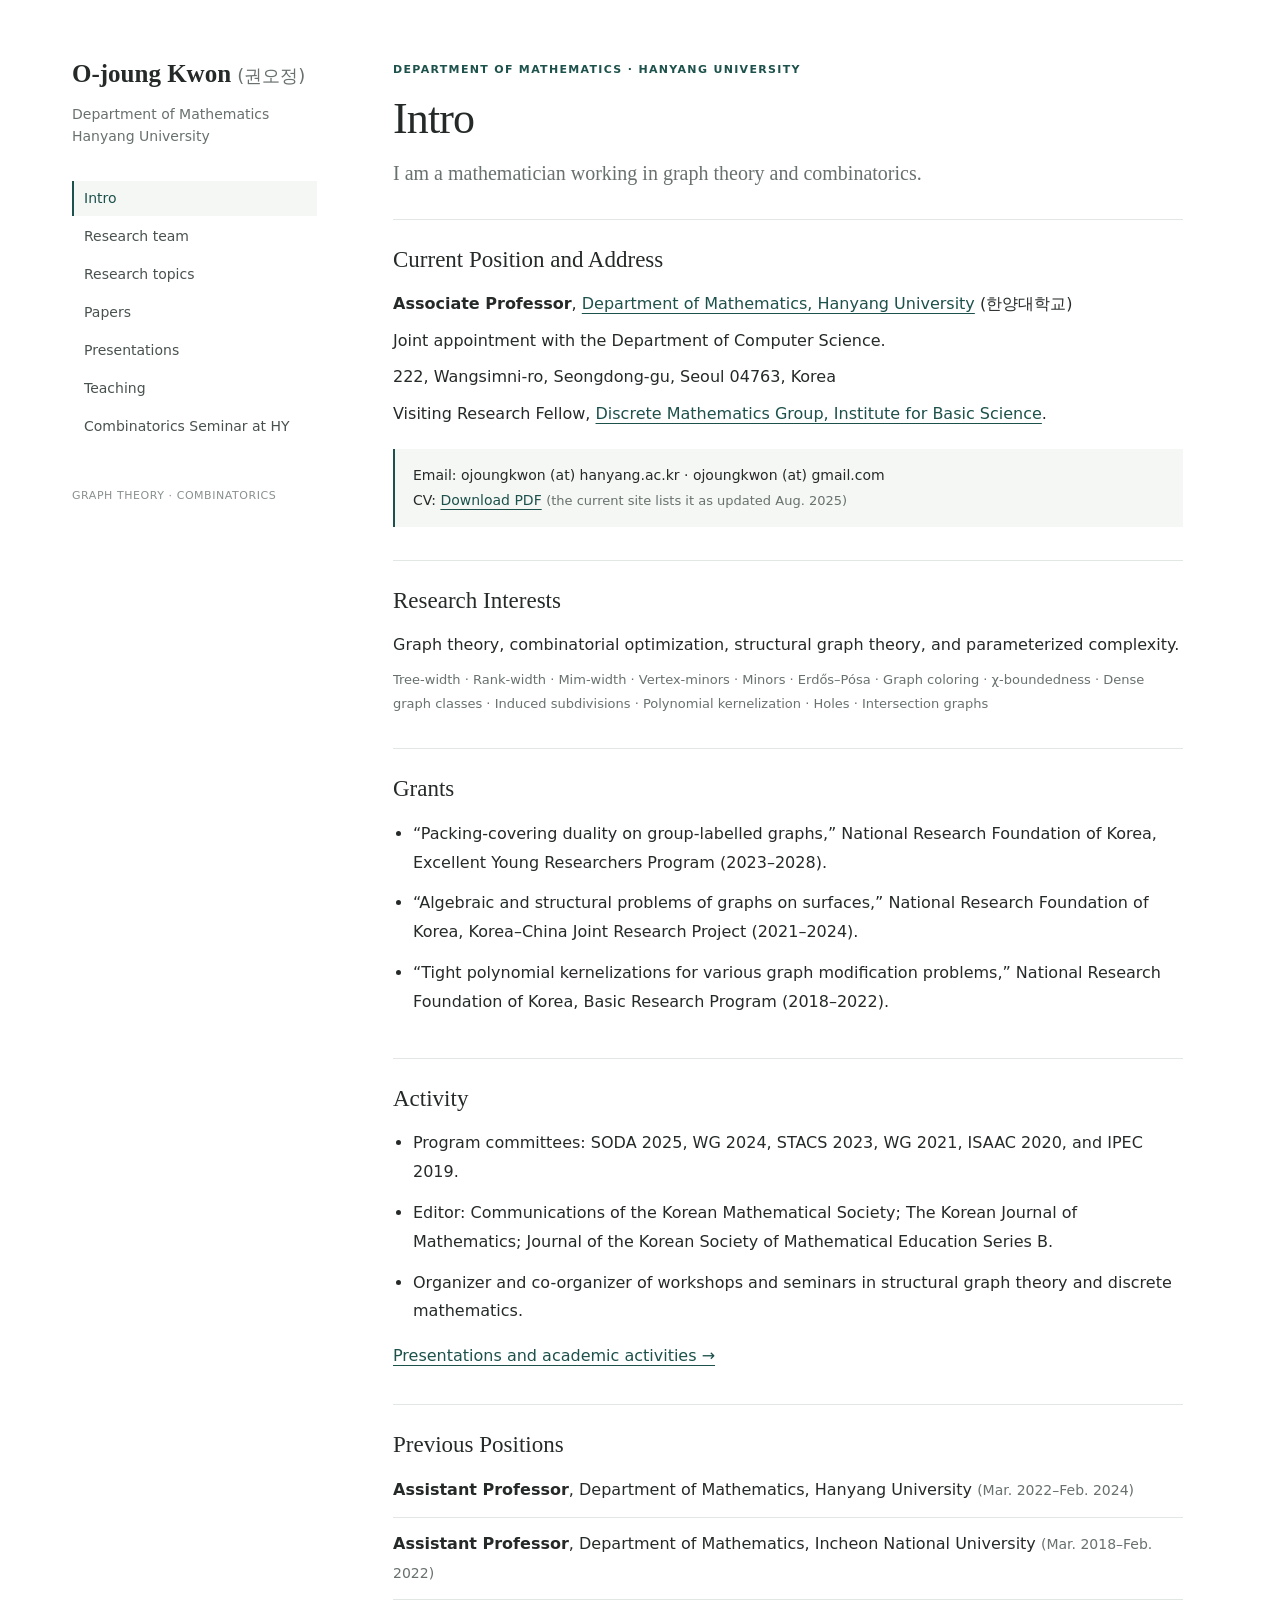
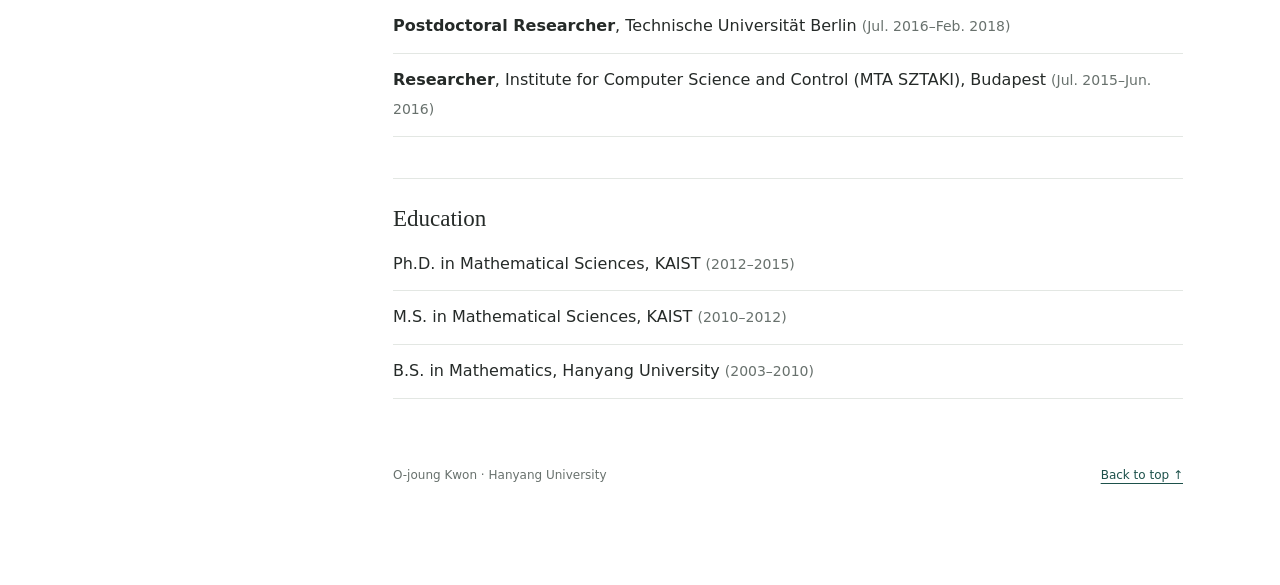
<file: index.html>
<!doctype html>
<html lang="en">
<head>
  <meta charset="utf-8">
  <meta name="viewport" content="width=device-width, initial-scale=1">
  <meta name="description" content="Intro — O-joung Kwon, Department of Mathematics, Hanyang University.">
  <title>Intro · O-joung Kwon</title>
  <link rel="stylesheet" href="styles.css">
  <link rel="icon" href="data:image/svg+xml,%3Csvg xmlns='http://www.w3.org/2000/svg' viewBox='0 0 40 40'%3E%3Crect width='40' height='40' rx='8' fill='%231d514b'/%3E%3Ctext x='20' y='28' text-anchor='middle' fill='white' font-family='Georgia' font-size='26'%3EK%3C/text%3E%3C/svg%3E">
</head>
<body>
<a class="skip" href="#content">Skip to content</a>
<div class="site-layout">
  <header class="sidebar">
    <a class="site-name" href="index.html">O-joung Kwon <span>(권오정)</span></a>
    <p class="affiliation">Department of Mathematics<br>Hanyang University</p>
    <nav aria-label="Main navigation">
        <a href="index.html" aria-current=page>Intro</a>
        <a href="research-team.html">Research team</a>
        <a href="research.html">Research topics</a>
        <a href="papers.html">Papers</a>
        <a href="presentations.html">Presentations</a>
        <a href="teaching.html">Teaching</a>
        <a href="seminar.html">Combinatorics Seminar at HY</a>
    </nav>
    <p class="sidebar-foot">Graph theory · Combinatorics</p>
  </header>
  <main id="content" class="content">
    <p class="eyebrow">Department of Mathematics · Hanyang University</p>
    <h1>Intro</h1>
    <p class="lead">I am a mathematician working in graph theory and combinatorics.</p>
    <section>
      <h2>Current Position and Address</h2>
      <p><strong>Associate Professor</strong>, <a href="https://math.hanyang.ac.kr/">Department of Mathematics, Hanyang University</a> (한양대학교)</p>
      <p>Joint appointment with the Department of Computer Science.</p>
      <p>222, Wangsimni-ro, Seongdong-gu, Seoul 04763, Korea</p>
      <p>Visiting Research Fellow, <a href="https://dimag.ibs.re.kr/">Discrete Mathematics Group, Institute for Basic Science</a>.</p>
      <p class="contact">Email: ojoungkwon (at) hanyang.ac.kr · ojoungkwon (at) gmail.com<br>CV: <a href="https://drive.google.com/file/d/134eAc_9BDZYzafef-pvAW1CnIQ7KwS_g/view?usp=sharing">Download PDF</a> <span class="muted">(the current site lists it as updated Aug. 2025)</span></p>
    </section>
    <section>
      <h2>Research Interests</h2>
      <p>Graph theory, combinatorial optimization, structural graph theory, and parameterized complexity.</p>
      <p class="muted">Tree-width · Rank-width · Mim-width · Vertex-minors · Minors · Erdős–Pósa · Graph coloring · χ-boundedness · Dense graph classes · Induced subdivisions · Polynomial kernelization · Holes · Intersection graphs</p>
    </section>
    <section>
      <h2>Grants</h2>
      <ul class="spaced-list">
        <li>“Packing-covering duality on group-labelled graphs,” National Research Foundation of Korea, Excellent Young Researchers Program (2023–2028).</li>
        <li>“Algebraic and structural problems of graphs on surfaces,” National Research Foundation of Korea, Korea–China Joint Research Project (2021–2024).</li>
        <li>“Tight polynomial kernelizations for various graph modification problems,” National Research Foundation of Korea, Basic Research Program (2018–2022).</li>
      </ul>
    </section>
    <section>
      <h2>Activity</h2>
      <ul class="spaced-list">
        <li>Program committees: SODA 2025, WG 2024, STACS 2023, WG 2021, ISAAC 2020, and IPEC 2019.</li>
        <li>Editor: Communications of the Korean Mathematical Society; The Korean Journal of Mathematics; Journal of the Korean Society of Mathematical Education Series B.</li>
        <li>Organizer and co-organizer of workshops and seminars in structural graph theory and discrete mathematics.</li>
      </ul>
      <p><a href="presentations.html">Presentations and academic activities →</a></p>
    </section>
    <section>
      <h2>Previous Positions</h2>
      <ul class="timeline">
        <li><strong>Assistant Professor</strong>, Department of Mathematics, Hanyang University <span>(Mar. 2022–Feb. 2024)</span></li>
        <li><strong>Assistant Professor</strong>, Department of Mathematics, Incheon National University <span>(Mar. 2018–Feb. 2022)</span></li>
        <li><strong>Postdoctoral Researcher</strong>, Technische Universität Berlin <span>(Jul. 2016–Feb. 2018)</span></li>
        <li><strong>Researcher</strong>, Institute for Computer Science and Control (MTA SZTAKI), Budapest <span>(Jul. 2015–Jun. 2016)</span></li>
      </ul>
    </section>
    <section>
      <h2>Education</h2>
      <ul class="timeline">
        <li>Ph.D. in Mathematical Sciences, KAIST <span>(2012–2015)</span></li>
        <li>M.S. in Mathematical Sciences, KAIST <span>(2010–2012)</span></li>
        <li>B.S. in Mathematics, Hanyang University <span>(2003–2010)</span></li>
      </ul>
    </section>
    <footer><span>O-joung Kwon · Hanyang University</span><a href="#content">Back to top ↑</a></footer>
  </main>
</div>
</body>
</html>
</file>
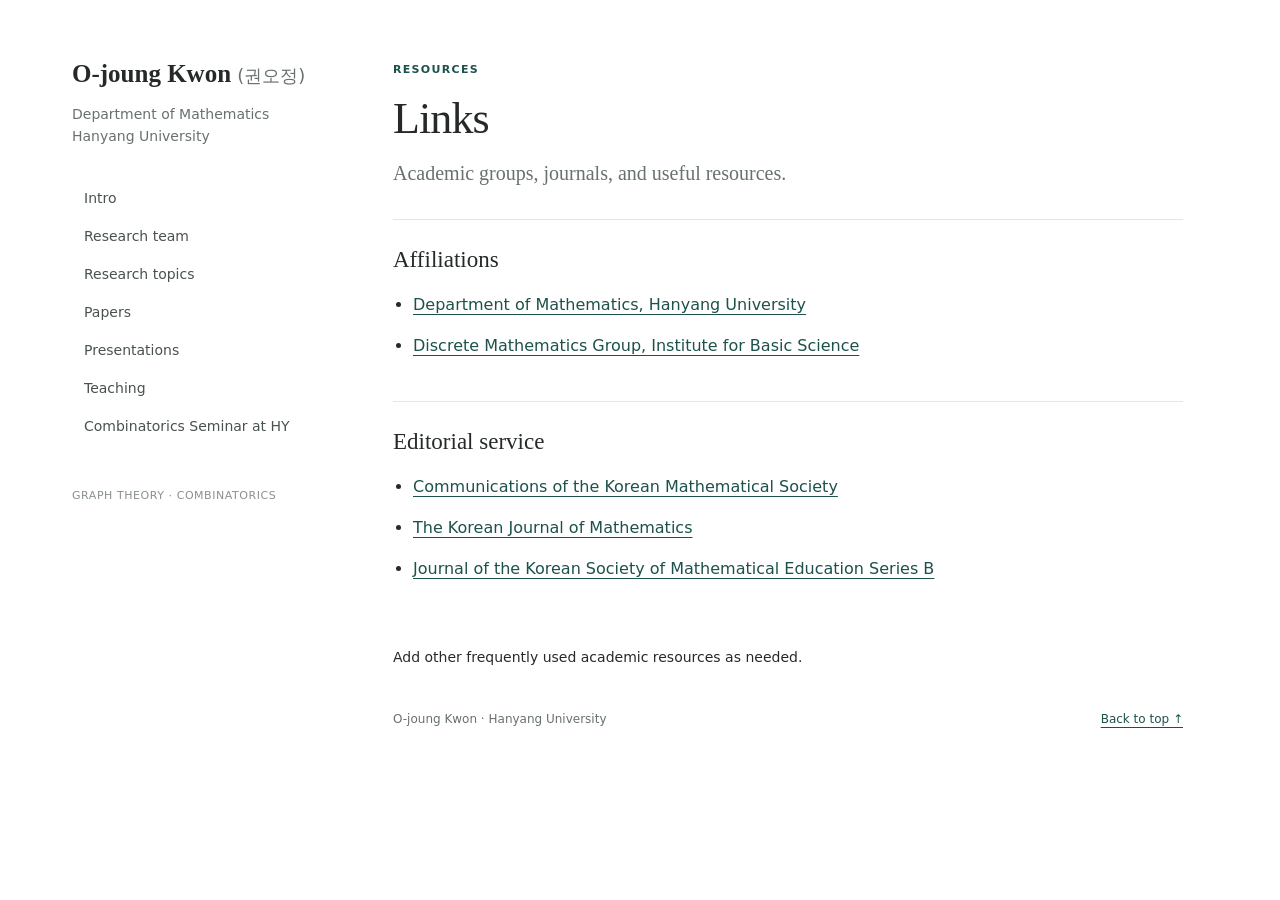
<file: links.html>
<!doctype html>
<html lang="en">
<head>
  <meta charset="utf-8">
  <meta name="viewport" content="width=device-width, initial-scale=1">
  <meta name="description" content="Links — O-joung Kwon, Department of Mathematics, Hanyang University.">
  <title>Links · O-joung Kwon</title>
  <link rel="stylesheet" href="styles.css">
  <link rel="icon" href="data:image/svg+xml,%3Csvg xmlns='http://www.w3.org/2000/svg' viewBox='0 0 40 40'%3E%3Crect width='40' height='40' rx='8' fill='%231d514b'/%3E%3Ctext x='20' y='28' text-anchor='middle' fill='white' font-family='Georgia' font-size='26'%3EK%3C/text%3E%3C/svg%3E">
</head>
<body>
<a class="skip" href="#content">Skip to content</a>
<div class="site-layout">
  <header class="sidebar">
    <a class="site-name" href="index.html">O-joung Kwon <span>(권오정)</span></a>
    <p class="affiliation">Department of Mathematics<br>Hanyang University</p>
    <nav aria-label="Main navigation">
        <a href="index.html">Intro</a>
        <a href="research-team.html">Research team</a>
        <a href="research.html">Research topics</a>
        <a href="papers.html">Papers</a>
        <a href="presentations.html">Presentations</a>
        <a href="teaching.html">Teaching</a>
        <a href="seminar.html">Combinatorics Seminar at HY</a>
    </nav>
    <p class="sidebar-foot">Graph theory · Combinatorics</p>
  </header>
  <main id="content" class="content">
    <p class="eyebrow">Resources</p>
    <h1>Links</h1>
    <p class="lead">Academic groups, journals, and useful resources.</p>
    <section>
      <h2>Affiliations</h2>
      <ul class="spaced-list">
        <li><a href="https://math.hanyang.ac.kr/">Department of Mathematics, Hanyang University</a></li>
        <li><a href="https://dimag.ibs.re.kr/">Discrete Mathematics Group, Institute for Basic Science</a></li>
      </ul>
    </section>
    <section>
      <h2>Editorial service</h2>
      <ul class="spaced-list">
        <li><a href="https://ckms.kms.or.kr/">Communications of the Korean Mathematical Society</a></li>
        <li><a href="https://kkms.org/index.php/kjm/about/editorialTeam">The Korean Journal of Mathematics</a></li>
        <li><a href="https://jksmeb.org/journal/intro.do?page=logo&journalSeq=J000051">Journal of the Korean Society of Mathematical Education Series B</a></li>
      </ul>
    </section>
    <p class="source-link">Add other frequently used academic resources as needed.</p>
    <footer><span>O-joung Kwon · Hanyang University</span><a href="#content">Back to top ↑</a></footer>
  </main>
</div>
</body>
</html>
</file>
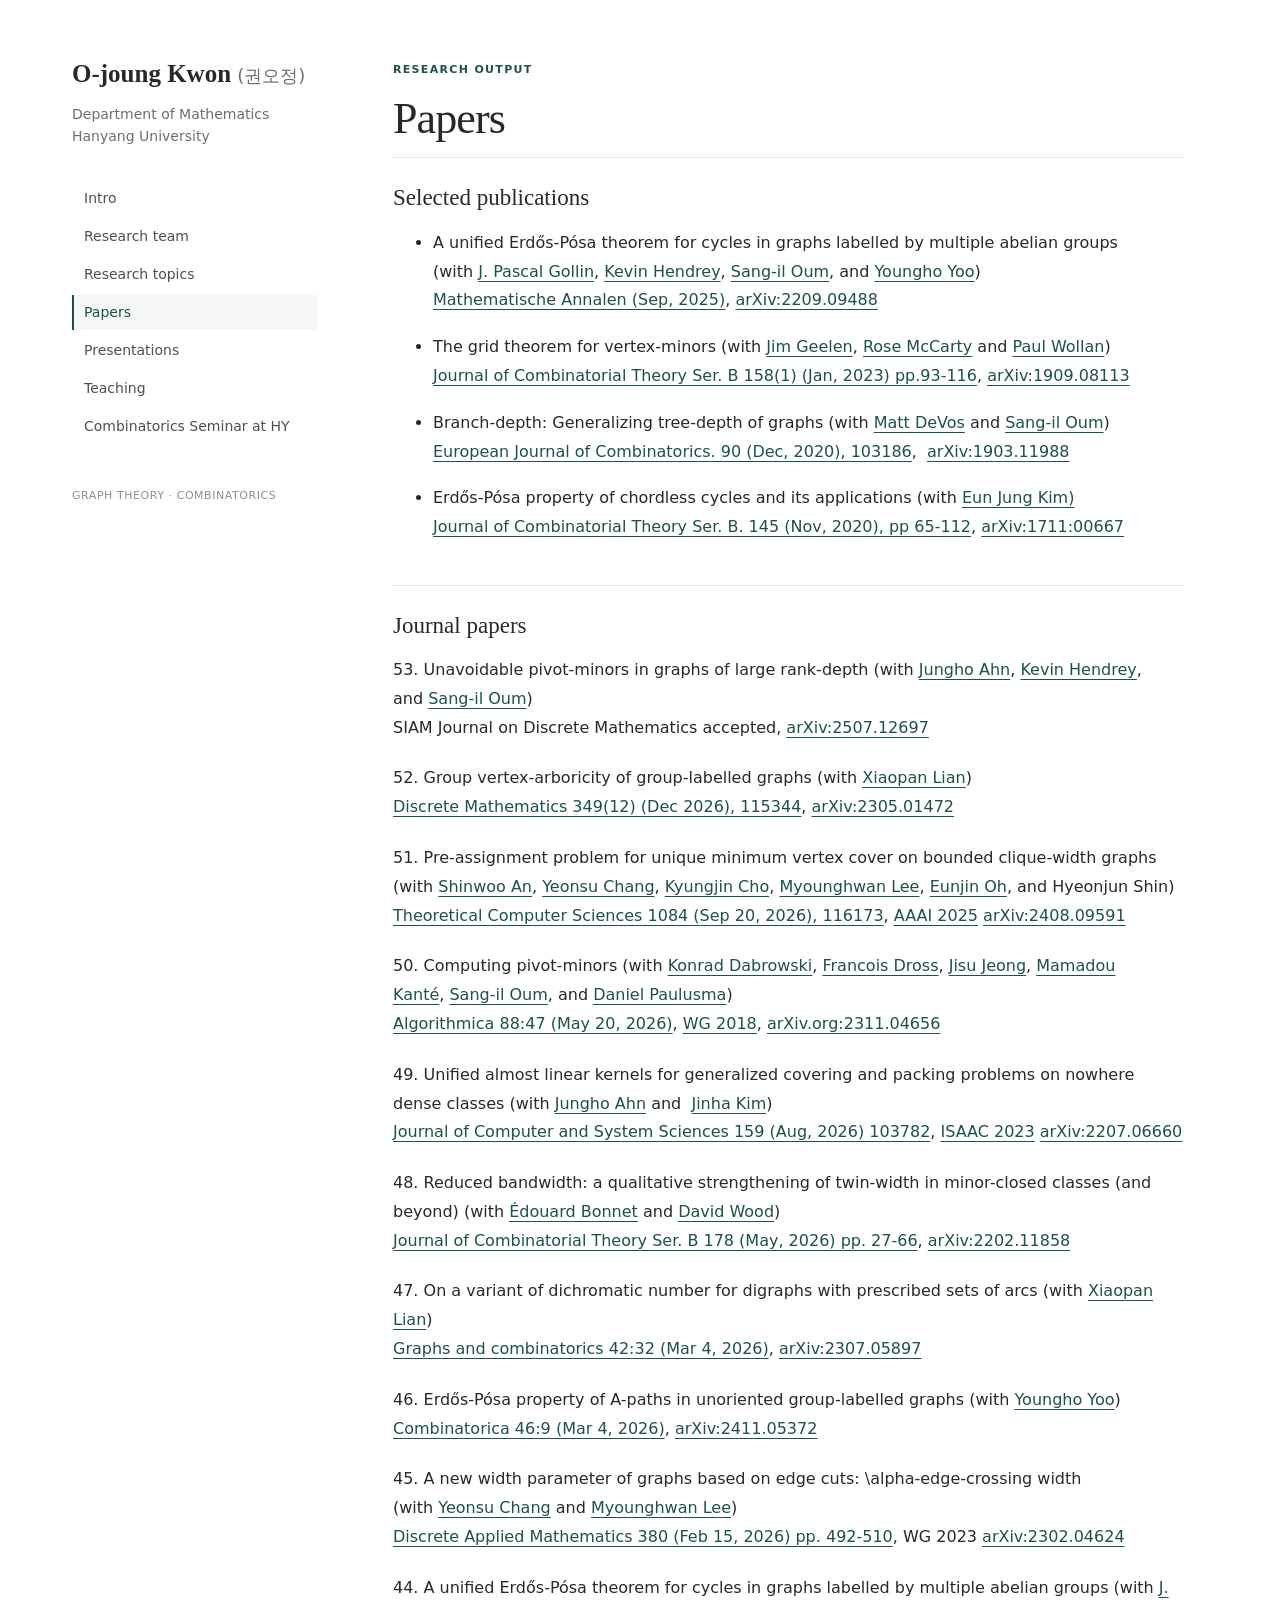
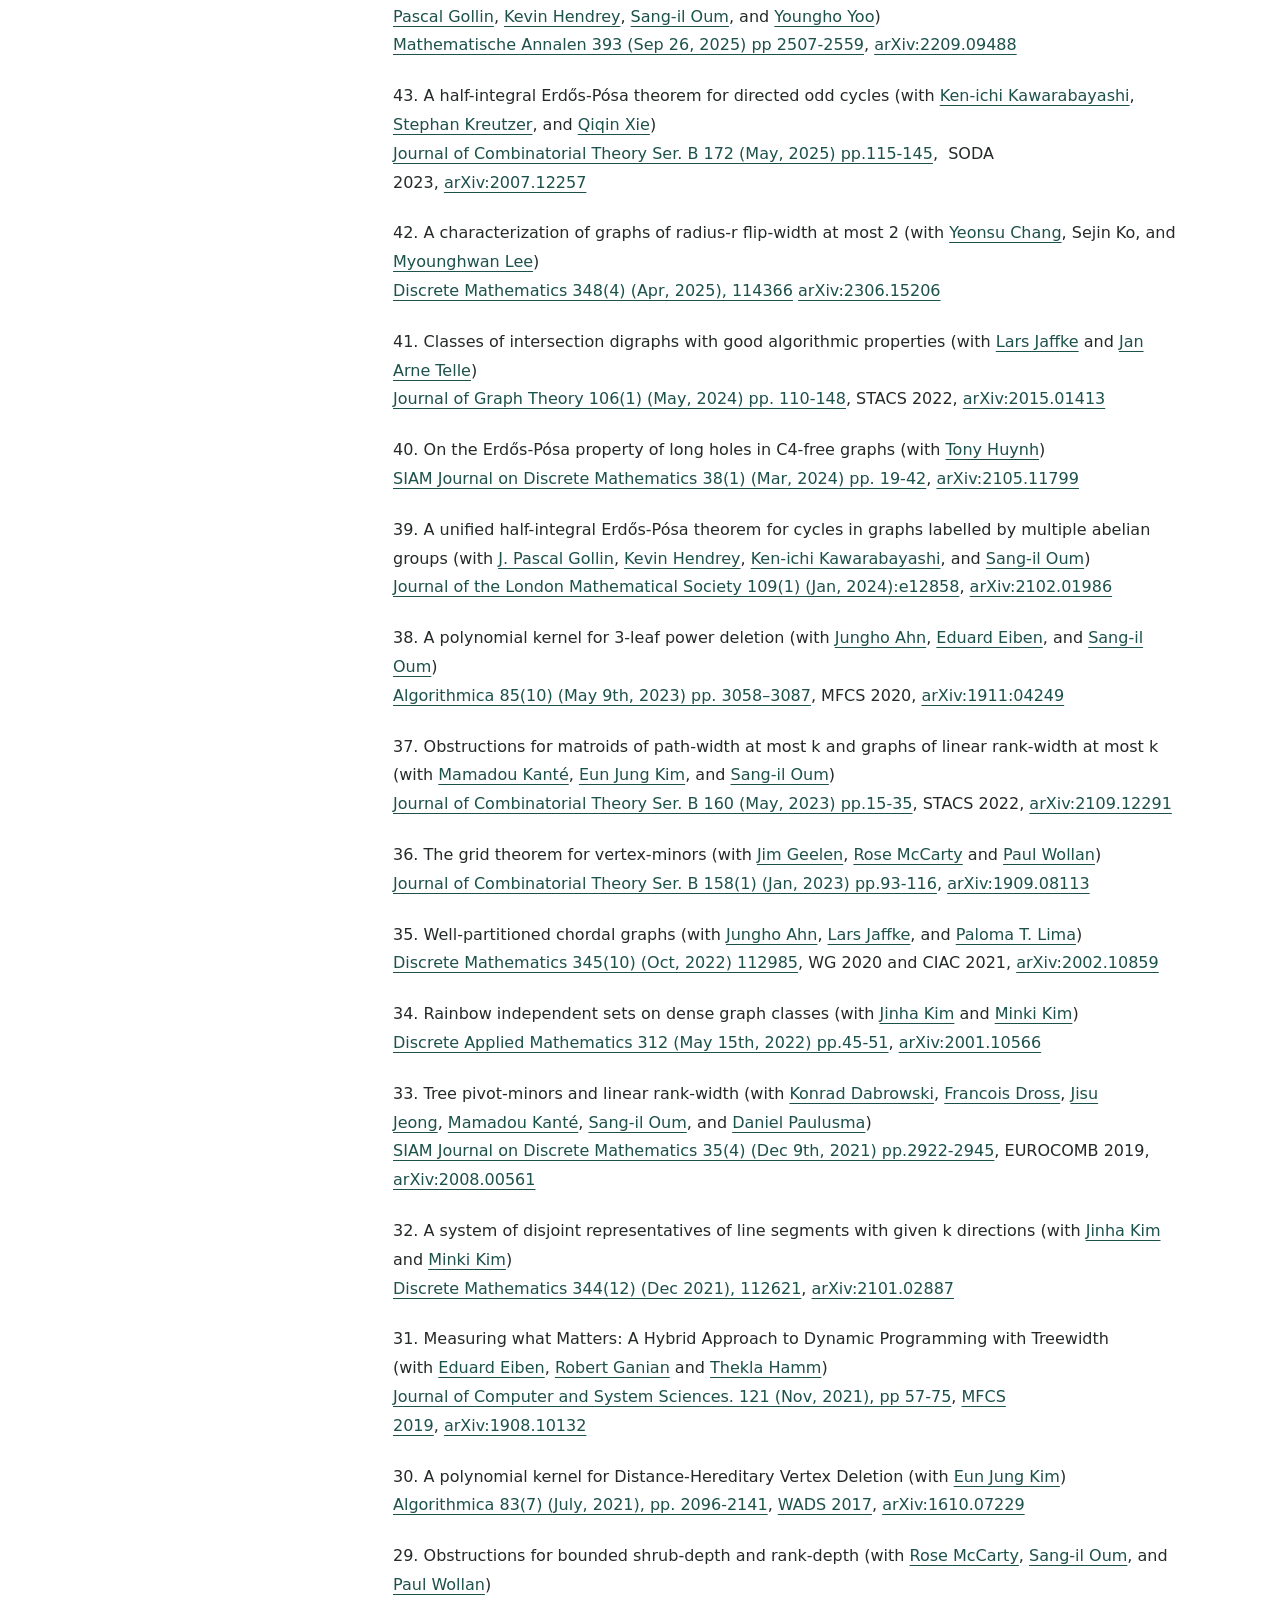
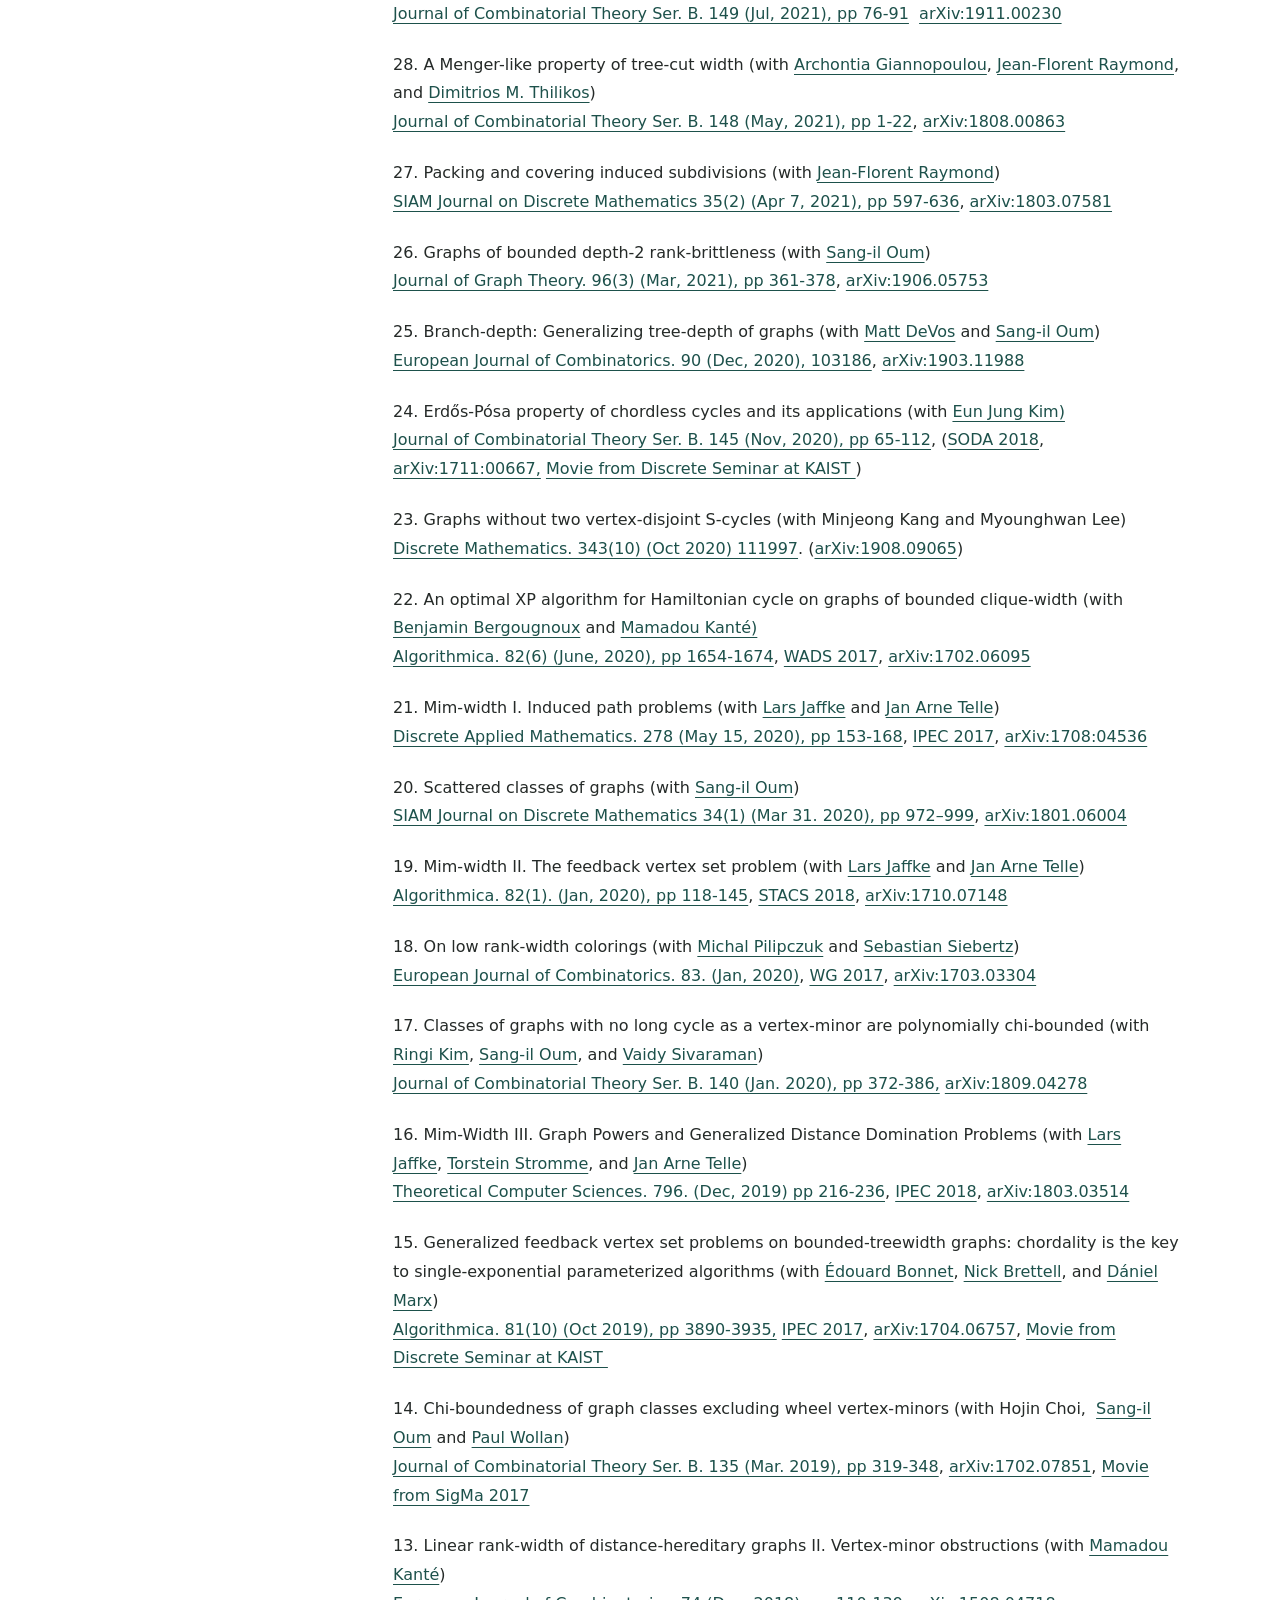
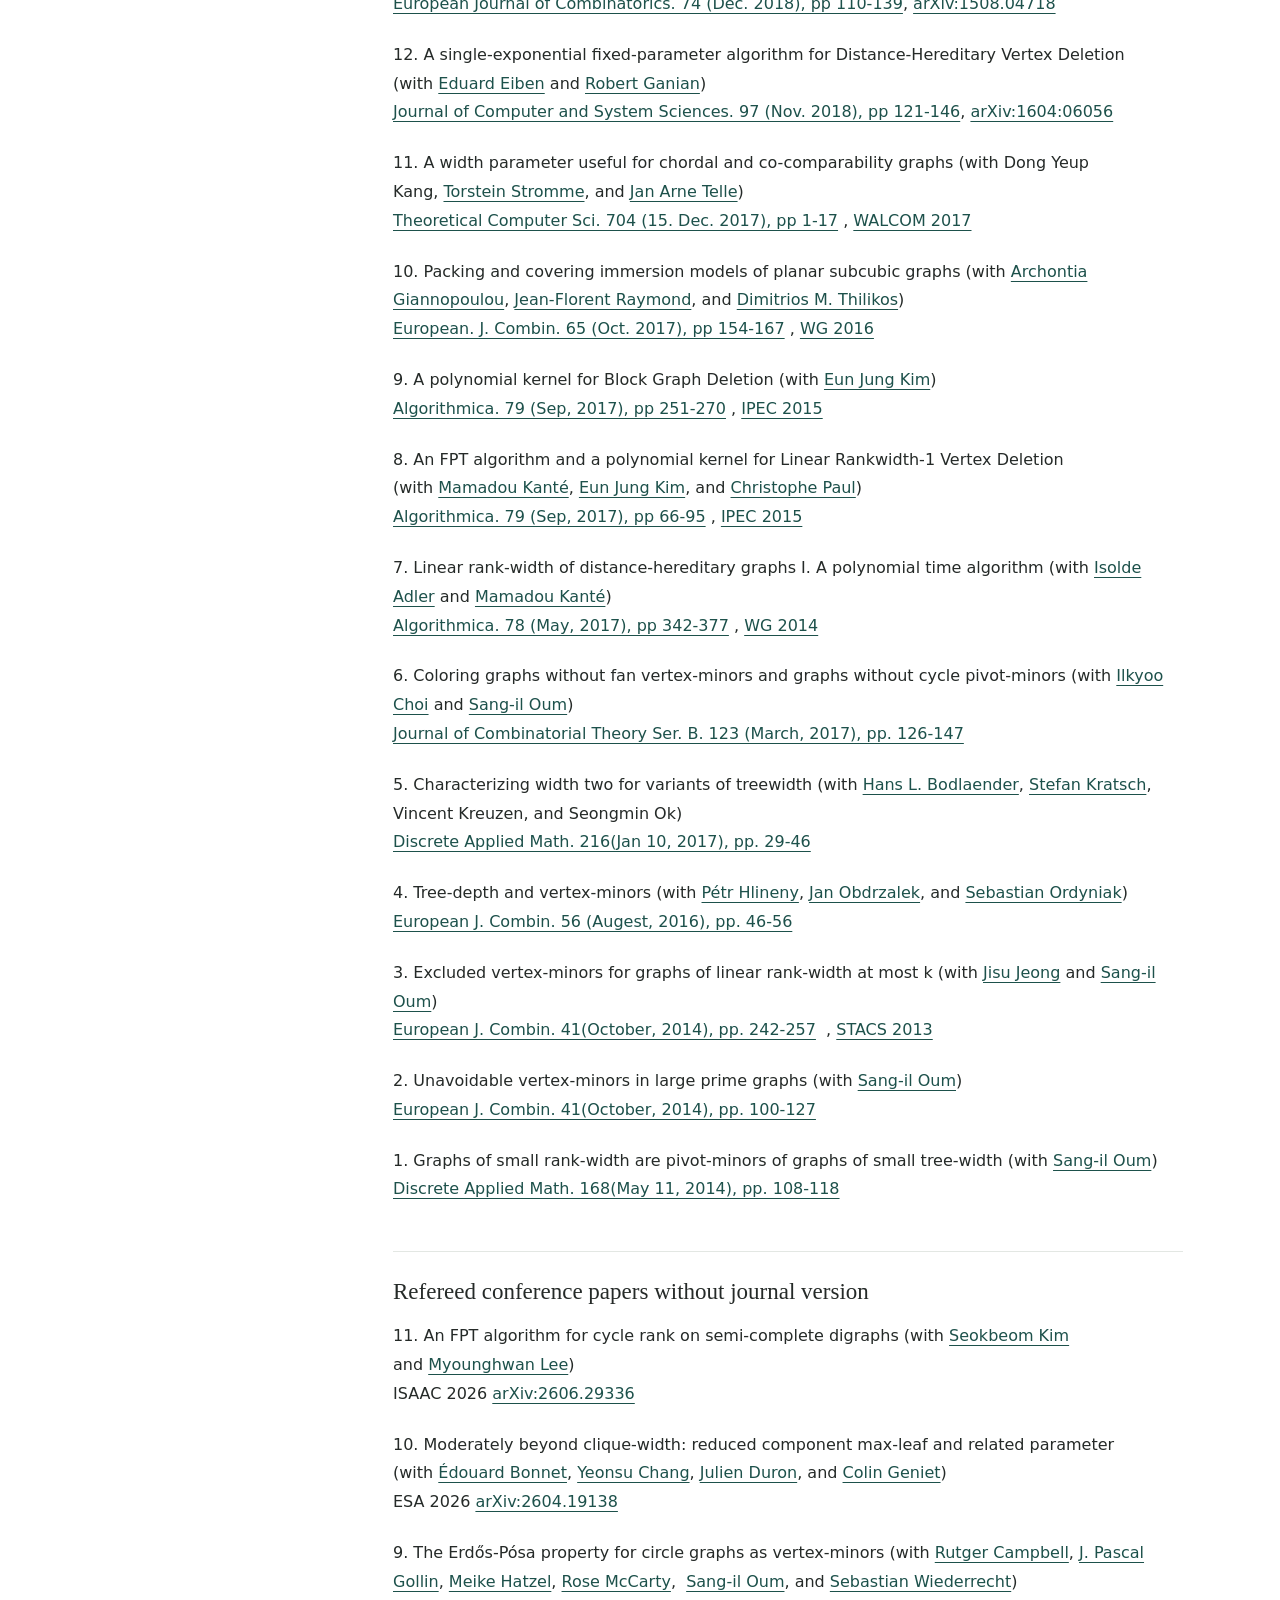
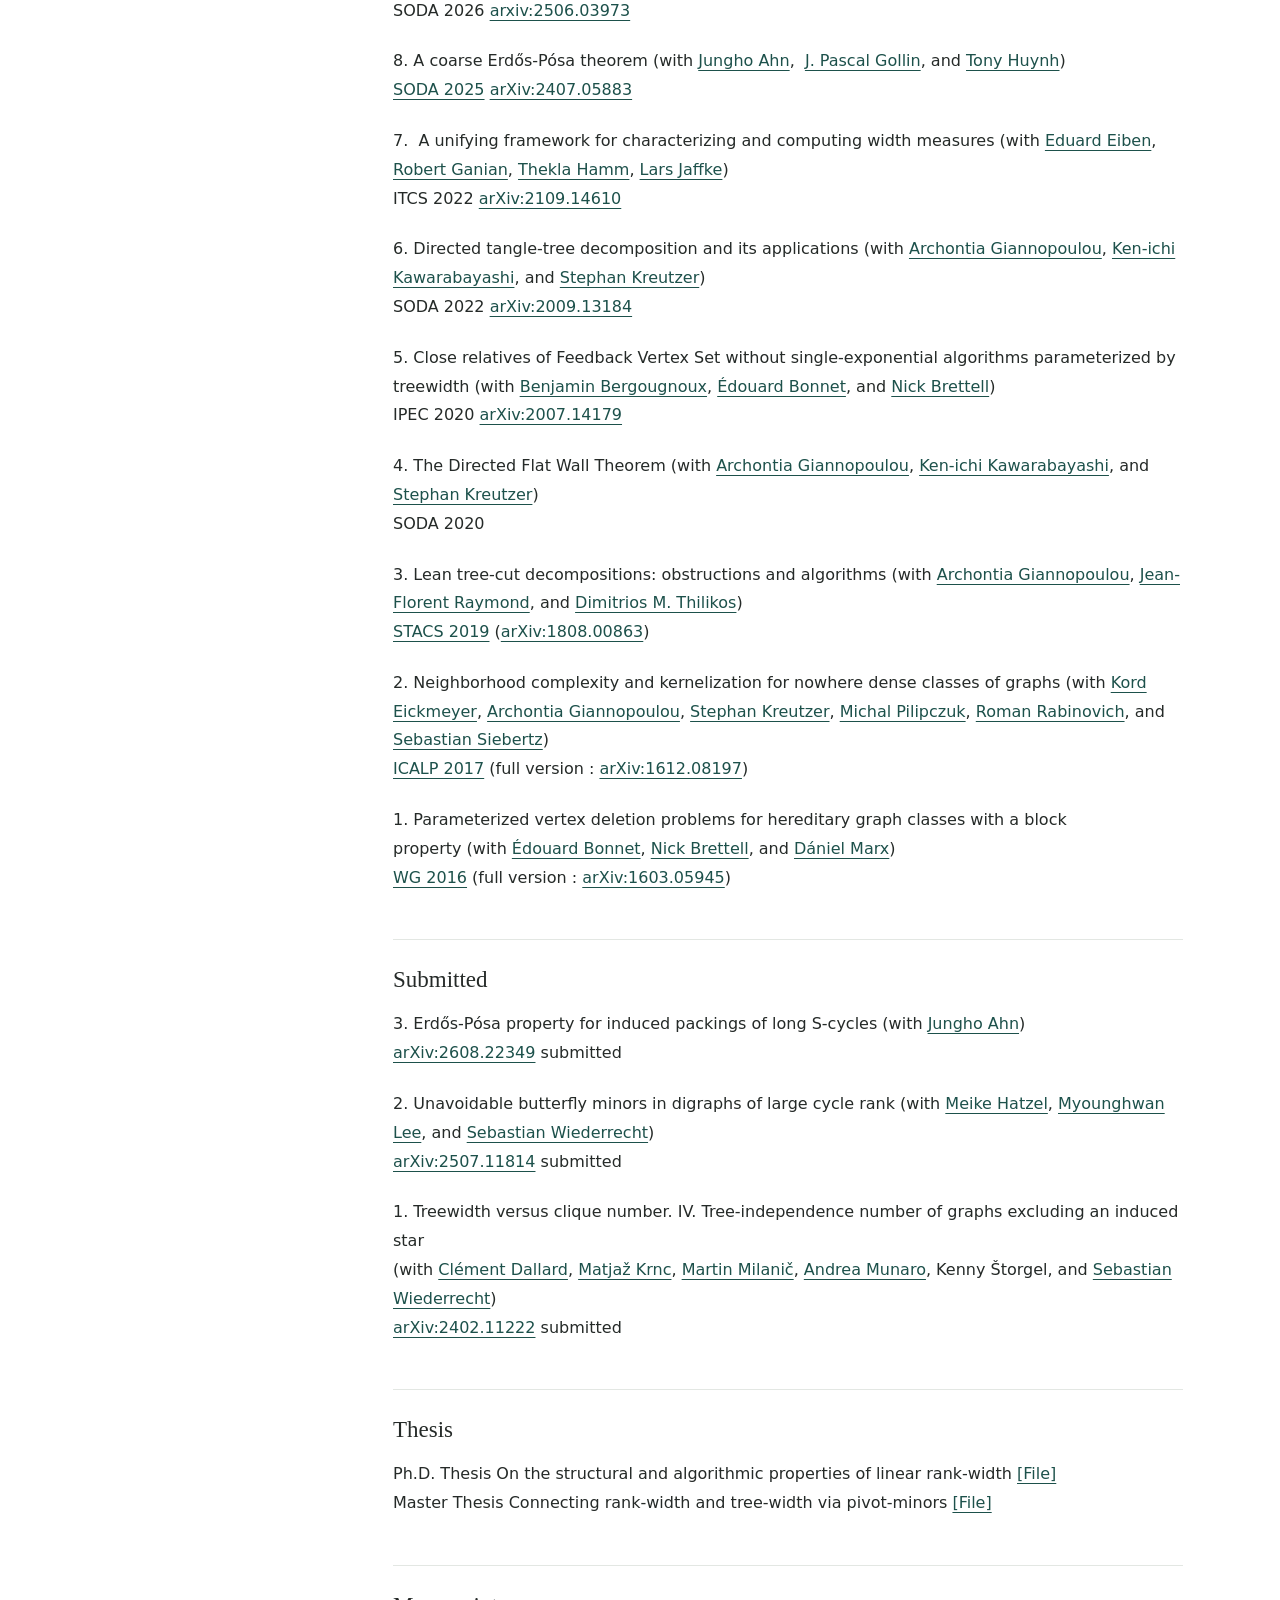
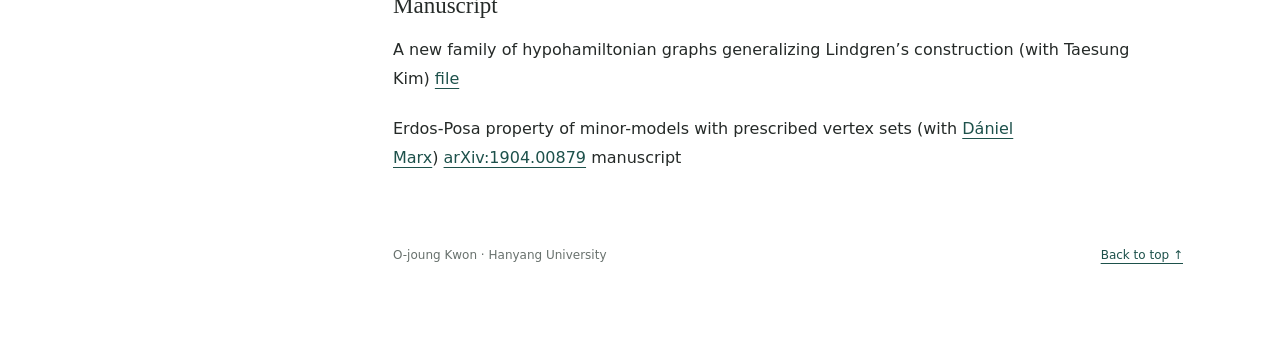
<file: papers.html>
<!doctype html>
<html lang="en">
<head>
  <meta charset="utf-8">
  <meta name="viewport" content="width=device-width, initial-scale=1">
  <meta name="description" content="Papers — O-joung Kwon, Department of Mathematics, Hanyang University.">
  <title>Papers · O-joung Kwon</title>
  <link rel="stylesheet" href="styles.css">
  <link rel="icon" href="data:image/svg+xml,%3Csvg xmlns='http://www.w3.org/2000/svg' viewBox='0 0 40 40'%3E%3Crect width='40' height='40' rx='8' fill='%231d514b'/%3E%3Ctext x='20' y='28' text-anchor='middle' fill='white' font-family='Georgia' font-size='26'%3EK%3C/text%3E%3C/svg%3E">
</head>
<body>
<a class="skip" href="#content">Skip to content</a>
<div class="site-layout">
  <header class="sidebar">
    <a class="site-name" href="index.html">O-joung Kwon <span>(권오정)</span></a>
    <p class="affiliation">Department of Mathematics<br>Hanyang University</p>
    <nav aria-label="Main navigation">
        <a href="index.html">Intro</a>
        <a href="research-team.html">Research team</a>
        <a href="research.html">Research topics</a>
        <a href="papers.html" aria-current=page>Papers</a>
        <a href="presentations.html">Presentations</a>
        <a href="teaching.html">Teaching</a>
        <a href="seminar.html">Combinatorics Seminar at HY</a>
    </nav>
    <p class="sidebar-foot">Graph theory · Combinatorics</p>
  </header>
  <main id="content" class="content">
    <p class="eyebrow">Research output</p>
    <h1>Papers</h1>
    <section class="paper-list">
    <h2>Selected publications</h2>
    <ul>
    <li>A unified Erdős-Pósa theorem for cycles in graphs labelled by multiple abelian groups<br />
    (with <a href="https://dimag.ibs.re.kr/home/gollin/">J. Pascal Gollin</a>, <a href="https://sites.google.com/view/kevinhendrey">Kevin Hendrey</a>, <a href="https://dimag.ibs.re.kr/home/sangil/">Sang-il Oum</a>, and <a href="https://sites.google.com/view/younghoyoo/">Youngho Yoo</a>)<br />
    <a href="https://doi.org/10.1007/s00208-025-03293-5">Mathematische Annalen (Sep, 2025)</a>, <a href="https://arxiv.org/abs/2209.09488">arXiv:2209.09488</a></li>
    <li>The grid theorem for vertex-minors (with <a href="http://www.math.uwaterloo.ca/~jfgeelen/">Jim Geelen</a>, <a href="https://mccarty.math.gatech.edu">Rose McCarty</a> and <a href="http://wwwusers.di.uniroma1.it/~wollan/">Paul Wollan</a>)<br />
    <a href="https://doi.org/10.1016/j.jctb.2020.08.004">Journal of Combinatorial Theory Ser. B 158(1) (Jan, 2023) pp.93-116</a>, <a href="https://arxiv.org/abs/1909.08113">arXiv:1909.08113</a></li>
    <li>Branch-depth: Generalizing tree-depth of graphs (with <a href="http://www.sfu.ca/~mdevos/">Matt DeVos</a> and <a href="https://dimag.ibs.re.kr/home/sangil/">Sang-il Oum</a>)<br />
    <a href="https://doi.org/10.1016/j.ejc.2020.103186">European Journal of Combinatorics. 90 (Dec, 2020), 103186</a>,  <a href="https://arxiv.org/pdf/1903.11988">arXiv:1903.11988</a></li>
    <li>Erdős-Pósa property of chordless cycles and its applications (with <a href="http://www.lamsade.dauphine.fr/~kim/">Eun Jung Kim)<br />
    </a><a href="https://doi.org/10.1016/j.jctb.2020.05.002">Journal of Combinatorial Theory Ser. B. 145 (Nov, 2020), pp 65-112</a>, <a href="https://arxiv.org/abs/1711.00667">arXiv:1711:00667</a></li>
    </ul>
    </section>
    <section class="paper-list">
    <h2>Journal papers</h2>
    <p>53. Unavoidable pivot-minors in graphs of large rank-depth (with <a href="https://www.junghoahn.com">Jungho Ahn</a>, <a href="https://sites.google.com/view/kevinhendrey">Kevin Hendrey</a>, and <a href="https://dimag.ibs.re.kr/home/sangil/">Sang-il Oum</a>)<br />
    SIAM Journal on Discrete Mathematics accepted, <a href="https://arxiv.org/abs/2507.12697">arXiv:2507.12697</a></p>
    <p>52. Group vertex-arboricity of group-labelled graphs (with <a href="https://www.researchgate.net/scientific-contributions/Xiaopan-Lian-2178563391">Xiaopan Lian</a>)<br />
    <a href="http://doi.org/10.1016/j.disc.2026.115344">Discrete Mathematics 349(12) (Dec 2026), 115344</a>, <a href="https://arxiv.org/abs/2305.01472">arXiv:2305.01472</a></p>
    <p>51. Pre-assignment problem for unique minimum vertex cover on bounded clique-width graphs<br />
    (with <a href="https://www.shinwooan.com">Shinwoo An</a>, <a href="https://yeonsuchang.com">Yeonsu Chang</a>, <a href="https://jkj8944.github.io">Kyungjin Cho</a>, <a href="https://myounghwanlee.super.site/">Myounghwan Lee</a>, <a href="https://sites.google.com/view/eunjinoh/">Eunjin Oh</a>, and Hyeonjun Shin)<br />
    <a href="https://doi.org/10.1016/j.tcs.2026.116173">Theoretical Computer Sciences<span class="anchor-text-container"><span class="anchor-text"> 1084 (</span></span>Sep 20, 2026), 116173</a>, <a href="https://doi.org/10.1609/aaai.v39i25.34893">AAAI 2025</a> <a href="https://arxiv.org/abs/2408.09591">arXiv:2408.09591</a></p>
    <p>50. Computing pivot-minors (with <a href="http://community.dur.ac.uk/konrad.dabrowski/">Konrad Dabrowski</a>, <a href="http://www.lirmm.fr/~dross/">Francois Dross</a>, <a href="http://mathsci.kaist.ac.kr/~jisujeong/">Jisu Jeong</a>, <a href="https://perso.isima.fr/~makante/">Mamadou Kanté</a>, <a href="https://dimag.ibs.re.kr/home/sangil/">Sang-il Oum</a>, and <a href="http://community.dur.ac.uk/daniel.paulusma/">Daniel Paulusma</a>)<br />
    <a href="https://doi.org/10.1007/s00453-026-01393-5">Algorithmica 88:47 (May 20, 2026)</a>, <a href="https://link.springer.com/chapter/10.1007/978-3-030-00256-5_11">WG 2018</a>, <a href="https://arxiv.org/abs/2311.04656">arXiv.org:2311.04656</a></p>
    <p>49. Unified almost linear kernels for generalized covering and packing problems on nowhere dense classes (with <a href="https://www.junghoahn.com">Jungho Ahn</a> and  <a href="https://sites.google.com/view/jinhakim/home">Jinha Kim</a>)<br />
    <a href="https://doi.org/10.1016/j.jcss.2026.103782">Journal of Computer and System Sciences 159 (Aug, 2026) 103782</a>, <a href="https://drops.dagstuhl.de/entities/document/10.4230/LIPIcs.ISAAC.2023.5">ISAAC 2023</a> <a href="http://arxiv.org/abs/2207.06660">arXiv:2207.06660</a></p>
    <p>48. Reduced bandwidth: a qualitative strengthening of twin-width in minor-closed classes (and beyond) (with <a href="https://perso.ens-lyon.fr/edouard.bonnet/">Édouard Bonnet</a> and <a href="https://davidwooddavid.github.io">David Wood</a>)<br />
    <a href="https://doi.org/10.1016/j.jctb.2025.11.010">Journal of Combinatorial Theory Ser. B 178 (May, 2026) pp. 27-66</a>, <a href="https://arxiv.org/abs/2202.11858">arXiv:2202.11858</a></p>
    <p>47. On a variant of dichromatic number for digraphs with prescribed sets of arcs (with <a href="https://www.researchgate.net/scientific-contributions/Xiaopan-Lian-2178563391">Xiaopan Lian</a>)<br />
    <a href="https://doi.org/10.1007/s00373-026-03031-x">Graphs and combinatorics 42:32 (Mar 4, 2026)</a>, <a href="https://arxiv.org/abs/2307.05897">arXiv:2307.05897</a></p>
    <p>46. Erdős-Pósa property of A-paths in unoriented group-labelled graphs (with <a href="https://sites.google.com/view/younghoyoo/">Youngho Yoo</a>)<br />
    <a href="https://doi.org/10.1007/s00493-026-00203-4">Combinatorica 46:9 (Mar 4, 2026)</a>, <a href="http://arxiv.org/abs/2411.05372">arXiv:2411.05372</a></p>
    <p>45. A new width parameter of graphs based on edge cuts: \alpha-edge-crossing width (with <a href="https://yeonsuchang.com">Yeonsu Chang</a> and <a href="https://myounghwanlee.super.site/">Myounghwan Lee</a>)<br />
    <a href="https://doi.org/10.1016/j.dam.2025.10.056">Discrete Applied Mathematics 380 (Feb 15, 2026) pp. 492-510</a>, WG 2023 <a href="http://arxiv.org/abs/2302.04624">arXiv:2302.04624</a></p>
    <p>44. A unified Erdős-Pósa theorem for cycles in graphs labelled by multiple abelian groups (with <a href="https://dimag.ibs.re.kr/home/gollin/">J. Pascal Gollin</a>, <a href="https://sites.google.com/view/kevinhendrey">Kevin Hendrey</a>, <a href="https://dimag.ibs.re.kr/home/sangil/">Sang-il Oum</a>, and <a href="https://sites.google.com/view/younghoyoo/">Youngho Yoo</a>)<br />
    <a href="https://doi.org/10.1007/s00208-025-03293-5">Mathematische Annalen 393 (Sep 26, 2025) pp 2507-2559</a>, <a href="https://arxiv.org/abs/2209.09488">arXiv:2209.09488</a></p>
    <p>43. A half-integral Erdős-Pósa theorem for directed odd cycles (with <a href="http://research.nii.ac.jp/~k_keniti/">Ken-ichi Kawarabayashi</a>, <a href="http://logic.las.tu-berlin.de/Members/Kreutzer/">Stephan Kreutzer</a>, and <a href="http://www.scms.fudan.edu.cn/Data/View/1319.html">Qiqin Xie</a>)<br />
    <a href="https://doi.org/10.1016/j.jctb.2024.12.008">Journal of Combinatorial Theory Ser. B 172 (May, 2025) pp.115-145</a>,  SODA 2023, <a href="https://arxiv.org/abs/2007.12257">arXiv:2007.12257</a></p>
    <p>42. <span dir="ltr" role="presentation">A characterization of graphs of radius-</span><span dir="ltr" role="presentation">r</span> <span dir="ltr" role="presentation">flip-width at most 2 (with <a href="https://yeonsuchang.com">Yeonsu Chang</a>, Sejin Ko, and <a href="https://myounghwanlee.super.site/">Myounghwan Lee</a>)<br />
    <a href="https://doi.org/10.1016/j.disc.2024.114366">Discrete Mathematics 348(4) (Apr, 2025), 114366</a> <a href="https://arxiv.org/abs/2306.15206">arXiv:2306.15206</a></span></p>
    <p>41. Classes of intersection digraphs with good algorithmic properties (with <a href="https://lars-jaffke.github.io">Lars Jaffke</a> and <a href="http://www.ii.uib.no/~telle/">Jan Arne Telle</a>)<br />
    <a href="https://doi.org/10.1002/jgt.23065">Journal of Graph Theory 106(1) (May, 2024) pp. 110-148</a>, STACS 2022, <a href="https://arxiv.org/pdf/2105.01413.pdf">arXiv:2015.01413</a></p>
    <p>40. On the Erdős-Pósa property of long holes in C4-free graphs (with <a href="https://sites.google.com/site/matroidintersection/home">Tony Huynh</a>)<br />
    <a href="https://doi.org/10.1137/21M1435239">SIAM Journal on Discrete Mathematics 38(1) (Mar, 2024) pp. 19-42</a>, <a href="http://arxiv.org/abs/2105.11799">arXiv:2105.11799</a></p>
    <p>39. A unified half-integral Erdős-Pósa theorem for cycles in graphs labelled by multiple abelian groups (with <a href="https://dimag.ibs.re.kr/home/gollin/">J. Pascal Gollin</a>, <a href="https://sites.google.com/view/kevinhendrey">Kevin Hendrey</a>, <a href="http://research.nii.ac.jp/~k_keniti/">Ken-ichi Kawarabayashi</a>, and <a href="https://dimag.ibs.re.kr/home/sangil/">Sang-il Oum</a>)<br />
    <a href="https://doi.org/10.1112/jlms.12858">Journal of the London Mathematical Society 109(1) (Jan, 2024):e12858</a>, <a href="https://arxiv.org/abs/2102.01986">arXiv:2102.01986</a></p>
    <p>38. A polynomial kernel for 3-leaf power deletion (with <a href="https://www.junghoahn.com">Jungho Ahn</a>, <a href="https://www.ac.tuwien.ac.at/people/eiben/">Eduard Eiben</a>, and <a href="https://dimag.ibs.re.kr/home/sangil/">Sang-il Oum</a>)<br />
    <a href="https://doi.org/10.1007/s00453-023-01129-9">Algorithmica 85(10) (May 9th, 2023) pp. 3058–3087</a>, MFCS 2020, <a href="http://arxiv.org/abs/1911.04249">arXiv:1911:04249</a></p>
    <p>37. Obstructions for matroids of path-width at most k and graphs of linear rank-width at most k (with <a href="https://perso.isima.fr/~makante/">Mamadou Kanté</a>, <a href="http://www.lamsade.dauphine.fr/~kim/">Eun Jung Kim</a>, and <a href="https://dimag.ibs.re.kr/home/sangil/">Sang-il Oum</a>)<br />
    <a href="https://doi.org/10.1016/j.jctb.2022.12.004">Journal of Combinatorial Theory Ser. B 160 (May, 2023) pp.15-35</a>, STACS 2022, <a href="https://arxiv.org/abs/2109.12291">arXiv:2109.12291</a></p>
    <p>36. The grid theorem for vertex-minors (with <a href="http://www.math.uwaterloo.ca/~jfgeelen/">Jim Geelen</a>, <a href="https://mccarty.math.gatech.edu">Rose McCarty</a> and <a href="http://wwwusers.di.uniroma1.it/~wollan/">Paul Wollan</a>)<br />
    <a href="https://doi.org/10.1016/j.jctb.2020.08.004">Journal of Combinatorial Theory Ser. B 158(1) (Jan, 2023) pp.93-116</a>, <a href="https://arxiv.org/abs/1909.08113">arXiv:1909.08113</a></p>
    <p>35. Well-partitioned chordal graphs (with <a href="https://www.junghoahn.com">Jungho Ahn</a>, <a href="https://lars-jaffke.github.io">Lars Jaffke</a>, and <a href="http://itu.dk/~palt/">Paloma T. Lima</a>)<br />
    <a href="https://doi.org/10.1016/j.disc.2022.112985">Discrete Mathematics 345(10) (Oct, 2022) 112985</a>, WG 2020 and CIAC 2021, <a href="https://arxiv.org/abs/2002.10859">arXiv:2002.10859</a></p>
    <p>34. Rainbow independent sets on dense graph classes (with <a href="https://sites.google.com/view/jinhakim/home">Jinha Kim</a> and <a href="https://sites.google.com/view/minkikim/home">Minki Kim</a>)<br />
    <a href="https://doi.org/10.1016/j.dam.2021.04.007">Discrete Applied Mathematics 312 (May 15th, 2022) pp.45-51</a>, <a href="http://arxiv.org/abs/2001.10566">arXiv:2001.10566</a></p>
    <p>33. Tree pivot-minors and linear rank-width (with <a href="http://community.dur.ac.uk/konrad.dabrowski/">Konrad Dabrowski</a>, <a href="http://www.lirmm.fr/~dross/">Francois Dross</a>, <a href="http://mathsci.kaist.ac.kr/~jisujeong/">Jisu Jeong</a>, <a href="https://perso.isima.fr/~makante/">Mamadou Kanté</a>, <a href="https://dimag.ibs.re.kr/home/sangil/">Sang-il Oum</a>, and <a href="http://community.dur.ac.uk/daniel.paulusma/">Daniel Paulusma</a>)<br />
    <a href="https://doi.org/10.1137/21M1402339">SIAM Journal on Discrete Mathematics 35(4) (Dec 9th, 2021) pp.2922-2945</a>, EUROCOMB 2019, <a href="http://arxiv.org/abs/2008.00561">arXiv:2008.00561</a></p>
    <p>32. A system of disjoint representatives of line segments with given k directions (with <a href="https://sites.google.com/view/jinhakim/home">Jinha Kim</a> and <a href="https://sites.google.com/view/minkikim/home">Minki Kim</a>)<br />
    <a href="https://doi.org/10.1016/j.disc.2021.112621">Discrete Mathematics 344(12) (Dec 2021), 112621</a>, <a href="https://arxiv.org/abs/2101.02887">arXiv:2101.02887</a></p>
    <p>31. Measuring what Matters: A Hybrid Approach to Dynamic Programming with Treewidth (with <a href="https://www.ac.tuwien.ac.at/people/eiben/">Eduard Eiben</a>, <a href="http://www.kr.tuwien.ac.at/drm/rganian/">Robert Ganian</a> and <a href="https://www.ac.tuwien.ac.at/people/thamm/">Thekla Hamm</a>)<br />
    <a href="http://doi.org/10.1016/j.jcss.2021.04.005">Journal of Computer and System Sciences. 121 (Nov, 2021), pp 57-75</a>, <a href="http://drops.dagstuhl.de/opus/volltexte/2019/10986/">MFCS 2019</a>, <a href="https://arxiv.org/abs/1908.10132">arXiv:1908.10132</a></p>
    <p>30. A polynomial kernel for Distance-Hereditary Vertex Deletion (with <a href="http://www.lamsade.dauphine.fr/~kim/">Eun Jung Kim</a>)<br />
    <a href="https://link.springer.com/article/10.1007/s00453-021-00820-z">Algorithmica 83(7) (July, 2021), pp. 2096-2141</a>, <a href="https://doi.org/10.1007/978-3-319-62127-2_43">WADS 2017</a>, <a href="http://arxiv.org/abs/1610.07229">arXiv:1610.07229</a></p>
    <p>29. Obstructions for bounded shrub-depth and rank-depth (with <a href="https://mccarty.math.gatech.edu">Rose McCarty</a>, <a href="https://dimag.ibs.re.kr/home/sangil/">Sang-il Oum</a>, and <a href="http://wwwusers.di.uniroma1.it/~wollan/">Paul Wollan</a>)<br />
    <a href="https://doi.org/10.1016/j.jctb.2021.01.005">Journal of Combinatorial Theory Ser. B. 149 (Jul, 2021), pp 76-91</a>  <a href="https://arxiv.org/pdf/1911.00230.pdf">arXiv:1911.00230</a></p>
    <p>28. A Menger-like property of tree-cut width (with <a href="http://users.uoa.gr/~arcgian/">Archontia Giannopoulou</a>, <a href="http://www.user.tu-berlin.de/jraymond/">Jean-Florent Raymond</a>, and <a href="http://www.thilikos.info/">Dimitrios M. Thilikos</a>)<br />
    <a href="https://doi.org/10.1016/j.jctb.2020.12.005">Journal of Combinatorial Theory Ser. B. 148 (May, 2021), pp 1-22</a>, <a href="https://arxiv.org/abs/1808.00863">arXiv:1808.00863</a></p>
    <p>27. Packing and covering induced subdivisions (with <a href="http://www.user.tu-berlin.de/jraymond/">Jean-Florent Raymond</a>)<br />
    <a href="https://doi.org/10.1137/18M1226166">SIAM Journal on Discrete Mathematics 35(2) (Apr 7, 2021), pp 597-636</a>, <a href="https://arxiv.org/abs/1803.07581">arXiv:1803.07581</a></p>
    <p>26. Graphs of bounded depth-2 rank-brittleness (with <a href="https://dimag.ibs.re.kr/home/sangil/">Sang-il Oum</a>)<br />
    <a href="https://doi.org/10.1002/jgt.22619">Journal of Graph Theory. 96(3) (Mar, 2021), pp 361-378</a>, <a href="https://arxiv.org/abs/1906.05753">arXiv:1906.05753</a></p>
    <p>25. Branch-depth: Generalizing tree-depth of graphs (with <a href="http://www.sfu.ca/~mdevos/">Matt DeVos</a> and <a href="https://dimag.ibs.re.kr/home/sangil/">Sang-il Oum</a>)<br />
    <a href="https://doi.org/10.1016/j.ejc.2020.103186">European Journal of Combinatorics. 90 (Dec, 2020), 103186</a>, <a href="https://arxiv.org/pdf/1903.11988">arXiv:1903.11988</a></p>
    <p>24. Erdős-Pósa property of chordless cycles and its applications (with <a href="http://www.lamsade.dauphine.fr/~kim/">Eun Jung Kim)<br />
    </a><a href="https://doi.org/10.1016/j.jctb.2020.05.002">Journal of Combinatorial Theory Ser. B. 145 (Nov, 2020), pp 65-112</a>, (<a href="http://epubs.siam.org/doi/abs/10.1137/1.9781611975031.109">SODA 2018</a>, <a href="https://arxiv.org/abs/1711.00667">arXiv:1711:00667,</a> <a href="https://youtu.be/JWy1tHJeSWQ">Movie from Discrete Seminar at KAIST </a>)</p>
    <p>23. Graphs without two vertex-disjoint S-cycles (with Minjeong Kang and Myounghwan Lee)<br />
    <a href="https://doi.org/10.1016/j.disc.2020.111997">Discrete Mathematics. 343(10) (Oct 2020) 111997</a>. (<a href="http://arxiv.org/abs/1908.09065">arXiv:1908.09065</a>)</p>
    <p>22. An optimal XP algorithm for Hamiltonian cycle on graphs of bounded clique-width (with <a href="https://folk.uib.no/bbe089/">Benjamin Bergougnoux</a> and <a href="https://perso.isima.fr/~makante/">Mamadou Kanté)<br />
    </a><a href="https://link.springer.com/article/10.1007/s00453-019-00663-9?wt_mc=Internal.Event.1.SEM.ArticleAuthorOnlineFirst&amp;utm_source=ArticleAuthorOnlineFirst&amp;utm_medium=email&amp;utm_content=AA_en_06082018&amp;ArticleAuthorOnlineFirst_20191221">Algorithmica. 82(6) (June, 2020), pp 1654-1674</a>, <a href="https://doi.org/10.1007/978-3-319-62127-2_11">WADS 2017</a>, <a href="https://arxiv.org/abs/1702.06095">arXiv:1702.06095</a></p>
    <p>21. Mim-width I. Induced path problems (with <a href="https://lars-jaffke.github.io">Lars Jaffke</a> and <a href="http://www.ii.uib.no/~telle/">Jan Arne Telle</a>)<br />
    <a href="https://doi.org/10.1016/j.dam.2019.06.026">Discrete Applied Mathematics. 278 (May 15, 2020), pp 153-168</a>, <a href="http://drops.dagstuhl.de/opus/volltexte/2018/8564/">IPEC 2017</a>, <a href="https://arxiv.org/abs/1708.04536">arXiv:1708:04536</a></p>
    <p>20. Scattered classes of graphs (with <a href="https://dimag.ibs.re.kr/home/sangil/">Sang-il Oum</a>)<br />
    <a href="https://epubs.siam.org/doi/abs/10.1137/19M1293776">SIAM Journal on Discrete Mathematics 34(1) (Mar 31. 2020), pp 972–999</a>, <a href="https://arxiv.org/abs/1801.06004">arXiv:1801.06004</a></p>
    <p>19. Mim-width II. The feedback vertex set problem (with <a href="https://lars-jaffke.github.io">Lars Jaffke</a> and <a href="http://www.ii.uib.no/~telle/">Jan Arne Telle</a>)<br />
    <a href="http://link.springer.com/article/10.1007/s00453-019-00607-3">Algorithmica. 82(1). (Jan, 2020), pp 118-145</a>, <a href="http://drops.dagstuhl.de/opus/volltexte/2018/8534/">STACS 2018</a>, <a href="https://arxiv.org/abs/1710.07148">arXiv:1710.07148</a></p>
    <p>18. On low rank-width colorings (with <a href="https://www.mimuw.edu.pl/~mp248287/">Michal Pilipczuk</a> and <a href="https://www.mimuw.edu.pl/~siebertz/">Sebastian Siebertz</a>)<br />
    <a href="https://doi.org/10.1016/j.ejc.2019.103002">European Journal of Combinatorics. 83. (Jan, 2020)</a>, <a href="https://link.springer.com/chapter/10.1007/978-3-319-68705-6_28">WG 2017</a>, <a href="https://arxiv.org/abs/1703.03304">arXiv:1703.03304</a></p>
    <p>17. Classes of graphs with no long cycle as a vertex-minor are polynomially chi-bounded (with <a href="https://sites.google.com/view/ringikim/home">Ringi Kim</a>, <a href="https://dimag.ibs.re.kr/home/sangil/">Sang-il Oum</a>, and <a href="https://sites.google.com/view/vaidysivaraman">Vaidy Sivaraman</a>)<br />
    <a href="https://www.sciencedirect.com/science/article/pii/S0095895619300590?via%3Dihub">Journal of Combinatorial Theory Ser. B. 140 (Jan. 2020), pp 372-386,</a> <a href="https://arxiv.org/abs/1809.04278">arXiv:1809.04278</a></p>
    <p>16. Mim-Width III. Graph Powers and Generalized Distance Domination Problems (with <a href="https://lars-jaffke.github.io">Lars Jaffke</a>, <a href="http://www.uib.no/personer/Torstein.Str%C3%B8mme">Torstein Stromme</a>, and <a href="http://www.ii.uib.no/~telle/">Jan Arne Telle</a>)<br />
    <a href="https://doi.org/10.1016/j.tcs.2019.09.012">Theoretical Computer Sciences. 796. (Dec, 2019) pp 216-236</a>, <a href="http://drops.dagstuhl.de/opus/volltexte/2019/10207/pdf/LIPIcs-IPEC-2018-6.pdf">IPEC 2018</a>, <a href="https://arxiv.org/abs/1803.03514">arXiv:1803.03514</a></p>
    <p>15. Generalized feedback vertex set problems on bounded-treewidth graphs: chordality is the key to single-exponential parameterized algorithms (with <a href="https://perso.ens-lyon.fr/edouard.bonnet/">Édouard Bonnet</a>, <a href="http://info.ilab.sztaki.hu/~nbrettell/">Nick Brettell</a>, and <a href="http://www.cs.bme.hu/~dmarx/">Dániel Marx</a>)<br />
    <a href="https://link.springer.com/article/10.1007/s00453-019-00579-4?wt_mc=Internal.Event.1.SEM.ArticleAuthorOnlineFirst&amp;utm_source=ArticleAuthorOnlineFirst&amp;utm_medium=email&amp;utm_content=AA_en_06082018&amp;ArticleAuthorOnlineFirst_20190428">Algorithmica. 81(10) (Oct 2019), pp 3890-3935,</a> <a href="http://drops.dagstuhl.de/opus/volltexte/2018/8565/">IPEC 2017</a>, <a href="https://arxiv.org/abs/1704.06757">arXiv:1704.06757</a>, <a href="https://www.youtube.com/watch?v=gAZ9-C_Nab8&amp;t=516s">Movie from Discrete Seminar at KAIST </a></p>
    <p>14. Chi-boundedness of graph classes excluding wheel vertex-minors (with Hojin Choi,  <a href="https://dimag.ibs.re.kr/home/sangil/">Sang-il Oum</a> and <a href="http://wwwusers.di.uniroma1.it/~wollan/">Paul Wollan</a>)<br />
    <a href="https://www.sciencedirect.com/science/article/pii/S0095895618300807?via%3Dihub">Journal of Combinatorial Theory Ser. B. 135 (Mar. 2019), pp 319-348</a>, <a href="https://arxiv.org/abs/1702.07851">arXiv:1702.07851</a>, <a href="https://www.youtube.com/watch?v=9LZx_Oo3WAQ">Movie from SigMa 2017</a></p>
    <p>13. Linear rank-width of distance-hereditary graphs II. Vertex-minor obstructions (with <a href="https://perso.isima.fr/~makante/">Mamadou Kanté</a>)<br />
    <a href="https://www.sciencedirect.com/science/article/pii/S0195669818301203">European Journal of Combinatorics. 74 (Dec. 2018), pp 110-139</a>, <a href="http://arxiv.org/abs/1508.04718">arXiv:1508.04718</a></p>
    <p>12. A single-exponential fixed-parameter algorithm for Distance-Hereditary Vertex Deletion (with <a href="https://www.ac.tuwien.ac.at/people/eiben/">Eduard Eiben</a> and <a href="http://www.kr.tuwien.ac.at/drm/rganian/">Robert Ganian</a>)<br />
    <a href="https://doi.org/10.1016/j.jcss.2018.05.005">Journal of Computer and System Sciences. 97 (Nov. 2018), pp 121-146</a>, <a href="http://arxiv.org/abs/1604.06056">arXiv:1604:06056</a></p>
    <p>11. A width parameter useful for chordal and co-comparability graphs (with Dong Yeup Kang, <a href="http://www.uib.no/personer/Torstein.Str%C3%B8mme">Torstein Stromme</a>, and <a href="http://www.ii.uib.no/~telle/">Jan Arne Telle</a>)<br />
    <a href="https://www.sciencedirect.com/science/article/pii/S0304397517306618">Theoretical Computer Sci. 704 (15. Dec. 2017), pp 1-17</a> , <a href="https://link.springer.com/chapter/10.1007/978-3-319-53925-6_8">WALCOM 2017</a></p>
    <p>10. Packing and covering immersion models of planar subcubic graphs (with <a href="http://users.uoa.gr/~arcgian/">Archontia Giannopoulou</a>, <a href="http://www.user.tu-berlin.de/jraymond/">Jean-Florent Raymond</a>, and <a href="http://www.thilikos.info/">Dimitrios M. Thilikos</a>)<br />
    <a href="http://www.sciencedirect.com/science/article/pii/S0195669817300677">European. J. Combin. 65 (Oct. 2017), pp 154-167</a> , <a href="http://link.springer.com/chapter/10.1007/978-3-662-53536-3_7">WG 2016</a></p>
    <p>9. A polynomial kernel for Block Graph Deletion (with <a href="http://www.lamsade.dauphine.fr/~kim/">Eun Jung Kim</a>)<a href="http://link.springer.com/article/10.1007/s00453-017-0316-2"><br />
    Algorithmica. 79 (Sep, 2017), pp 251-270</a> , <a href="http://drops.dagstuhl.de/opus/volltexte/2015/5589/">IPEC 2015</a></p>
    <p>8. An FPT algorithm and a polynomial kernel for Linear Rankwidth-1 Vertex Deletion (with <a href="https://perso.isima.fr/~makante/">Mamadou Kanté</a>, <a href="http://www.lamsade.dauphine.fr/~kim/">Eun Jung Kim</a>, and <a href="http://www.lirmm.fr/~paul/">Christophe Paul</a>)<a href="http://link.springer.com/article/10.1007/s00453-016-0230-z"><br />
    Algorithmica. 79 (Sep, 2017), pp 66-95</a> , <a href="http://drops.dagstuhl.de/opus/volltexte/2015/5578/">IPEC 2015</a></p>
    <p>7. Linear rank-width of distance-hereditary graphs I. A polynomial time algorithm (with <a href="http://www.tdi.informatik.uni-frankfurt.de/~adler/">Isolde Adler</a> and <a href="https://perso.isima.fr/~makante/">Mamadou Kanté</a>)<br />
    <a href="http://link.springer.com/article/10.1007/s00453-016-0164-5">Algorithmica. 78 (May, 2017), pp 342-377</a> , <a href="http://link.springer.com/chapter/10.1007%2F978-3-319-12340-0_4">WG 2014</a></p>
    <p>6. Coloring graphs without fan vertex-minors and graphs without cycle pivot-minors (with <a href="http://mathsci.kaist.ac.kr/~ilkyoo/">Ilkyoo Choi</a> and <a href="https://dimag.ibs.re.kr/home/sangil/">Sang-il Oum</a>)<a href="http://www.sciencedirect.com/science/article/pii/S0095895616301071"><br />
    Journal of Combinatorial Theory Ser. B. 123 (March, 2017), pp. 126-147</a></p>
    <p>5. Characterizing width two for variants of treewidth (with <a href="http://www.staff.science.uu.nl/~bodla101/">Hans L. Bodlaender</a>, <a href="http://www.user.tu-berlin.de/stefan.kratsch/">Stefan Kratsch</a>, Vincent Kreuzen, and Seongmin Ok)<a href="http://dx.doi.org/10.1016/j.dam.2015.01.015"><br />
    Discrete Applied Math. 216(Jan 10, 2017), pp. 29-46</a></p>
    <p>4. Tree-depth and vertex-minors (with <a href="http://www.fi.muni.cz/~hlineny/">Pétr Hlineny</a>, <a href="http://www.fi.muni.cz/~xobdrzal/">Jan Obdrzalek</a>, and <a href="https://eps.leeds.ac.uk/computing/staff/8786/dr-sebastian-ordyniak">Sebastian Ordyniak</a>)<a href="http://www.sciencedirect.com/science/article/pii/S0195669816000226"><br />
    European J. Combin. 56 (Augest, 2016), pp. 46-56</a></p>
    <p>3. Excluded vertex-minors for graphs of linear rank-width at most k (with <a href="http://mathsci.kaist.ac.kr/~jisujeong/">Jisu Jeong</a> and <a href="https://dimag.ibs.re.kr/home/sangil/">Sang-il Oum</a>)<a href="http://dx.doi.org/10.1016/j.ejc.2014.04.010"><br />
    European J. Combin. 41(October, 2014), pp. 242-257</a>  , <a href="http://drops.dagstuhl.de/opus/volltexte/2013/3936/">STACS 2013</a></p>
    <p>2. Unavoidable vertex-minors in large prime graphs (with <a href="https://dimag.ibs.re.kr/home/sangil/">Sang-il Oum</a>)<a href="http://dx.doi.org/10.1016/j.ejc.2014.03.013"><br />
    European J. Combin. 41(October, 2014), pp. 100-127</a></p>
    <p>1. Graphs of small rank-width are pivot-minors of graphs of small tree-width (with <a href="http://mathsci.kaist.ac.kr/~sangil/">Sang-il Oum</a>)<a href="http://dx.doi.org/10.1016/j.dam.2013.01.007"><br />
    Discrete Applied Math. 168(May 11, 2014), pp. 108-118</a></p>
    </section>
    <section class="paper-list">
    <h2>Refereed conference papers without journal version</h2>
    <p>11. An FPT algorithm for cycle rank on semi-complete digraphs (with <a href="https://dimag.ibs.re.kr/home/seokbeom/">Seokbeom Kim</a> and <a href="https://myounghwanlee.super.site/">Myounghwan Lee</a>)<br />
    ISAAC 2026 <a href="https://arxiv.org/abs/2606.29336">arXiv:2606.29336</a></p>
    <p>10. Moderately beyond clique-width: reduced component max-leaf and related parameter<br />
    (with <a href="https://perso.ens-lyon.fr/edouard.bonnet/">Édouard Bonnet</a>, <a href="https://yeonsuchang.com">Yeonsu Chang</a>, <a href="https://www.mimuw.edu.pl/en/employees/482245/">Julien Duron</a>, and <a href="https://colingeniet.com/">Colin Geniet</a>)<br />
    ESA 2026 <a href="https://arxiv.org/abs/2604.19138">arXiv:2604.19138</a></p>
    <p>9. The Erdős-Pósa property for circle graphs as vertex-minors (with <a href="https://dimag.ibs.re.kr/home/campbell/">Rutger Campbell</a>, <a href="https://dimag.ibs.re.kr/home/gollin/">J. Pascal Gollin</a>, <a href="https://meikehatzel.com">Meike Hatzel</a>, <a href="https://mccarty.math.gatech.edu">Rose McCarty</a>,  <a href="https://dimag.ibs.re.kr/home/sangil/">Sang-il Oum</a>, and <a href="https://www.wiederrecht.com">Sebastian Wiederrecht</a>)<br />
    SODA 2026 <a href="https://arxiv.org/abs/2506.03973">arxiv:2506.03973</a></p>
    <p>8. A coarse Erdős-Pósa theorem (with <a href="https://www.junghoahn.com">Jungho Ahn</a>,  <a href="https://dimag.ibs.re.kr/home/gollin/">J. Pascal Gollin</a>, and <a href="https://sites.google.com/site/matroidintersection/home">Tony Huynh</a>)<br />
    <a href="https://epubs.siam.org/doi/10.1137/1.9781611978322.109">SODA 2025</a> <a href="http://arxiv.org/abs/2407.05883">arXiv:2407.05883</a></p>
    <p>7.  A unifying framework for characterizing and computing width measures (with <a href="https://pure.royalholloway.ac.uk/portal/en/persons/eduard-eiben(9ee8fd8f-cbc6-4365-bda4-79850f62e36d).html">Eduard Eiben</a>, <a href="https://www.ac.tuwien.ac.at/people/rganian/">Robert Ganian</a>, <a href="https://www.ac.tuwien.ac.at/people/thamm/">Thekla Hamm</a>, <a href="https://lars-jaffke.github.io">Lars Jaffke</a>)<br />
    ITCS 2022 <a href="https://arxiv.org/abs/2109.14610">arXiv:2109.14610</a></p>
    <p>6. Directed tangle-tree decomposition and its applications (with <a href="http://users.uoa.gr/~arcgian/">Archontia Giannopoulou</a>, <a href="http://research.nii.ac.jp/~k_keniti/">Ken-ichi Kawarabayashi</a>, and <a href="http://logic.las.tu-berlin.de/Members/Kreutzer/">Stephan Kreutzer</a>)<br />
    SODA 2022 <a href="https://arxiv.org/abs/2009.13184">arXiv:2009.13184</a></p>
    <p>5. Close relatives of Feedback Vertex Set without single-exponential algorithms parameterized by treewidth (with <a href="https://folk.uib.no/bbe089/">Benjamin Bergougnoux</a>, <a href="https://perso.ens-lyon.fr/edouard.bonnet/">Édouard Bonnet</a>, and <a href="http://info.ilab.sztaki.hu/~nbrettell/">Nick Brettell</a>)<br />
    IPEC 2020 <a href="https://arxiv.org/abs/2007.14179">arXiv:2007.14179</a></p>
    <p>4. The Directed Flat Wall Theorem (with <a href="http://users.uoa.gr/~arcgian/">Archontia Giannopoulou</a>, <a href="http://research.nii.ac.jp/~k_keniti/">Ken-ichi Kawarabayashi</a>, and <a href="http://logic.las.tu-berlin.de/Members/Kreutzer/">Stephan Kreutzer</a>)<br />
    SODA 2020</p>
    <p>3. Lean tree-cut decompositions: obstructions and algorithms (with <a href="http://users.uoa.gr/~arcgian/">Archontia Giannopoulou</a>, <a href="http://www.user.tu-berlin.de/jraymond/">Jean-Florent Raymond</a>, and <a href="http://www.thilikos.info/">Dimitrios M. Thilikos</a>)<br />
    <a href="http://drops.dagstuhl.de/opus/volltexte/2019/10271/pdf/LIPIcs-STACS-2019-32.pdf">STACS 2019</a> (<a href="https://arxiv.org/abs/1808.00863">arXiv:1808.00863</a>)</p>
    <p>2. Neighborhood complexity and kernelization for nowhere dense classes of graphs (with <a href="http://www.mathematik.tu-darmstadt.de/~eickmeyer/">Kord Eickmeyer</a>, <a href="http://users.uoa.gr/~arcgian/">Archontia Giannopoulou</a>, <a href="http://logic.las.tu-berlin.de/Members/Kreutzer/">Stephan Kreutzer</a>, <a href="https://www.mimuw.edu.pl/~mp248287/">Michal Pilipczuk</a>, <a href="http://logic.las.tu-berlin.de/Members/Rabinovich/">Roman Rabinovich</a>, and <a href="https://www.mimuw.edu.pl/~siebertz/">Sebastian Siebertz</a>)<br />
    <a href="http://drops.dagstuhl.de/opus/volltexte/2017/7428">ICALP 2017</a> (full version : <a href="https://arxiv.org/abs/1612.08197">arXiv:1612.08197</a>)</p>
    <p>1. Parameterized vertex deletion problems for hereditary graph classes with a block property (with <a href="https://perso.ens-lyon.fr/edouard.bonnet/">Édouard Bonnet</a>, <a href="http://info.ilab.sztaki.hu/~nbrettell/">Nick Brettell</a>, and <a href="http://www.cs.bme.hu/~dmarx/">Dániel Marx</a>)<br />
    <a href="http://link.springer.com/chapter/10.1007/978-3-662-53536-3_20">WG 2016</a> (full version : <a href="http://arxiv.org/abs/1603.05945">arXiv:1603.05945</a>)</p>
    </section>
    <section class="paper-list">
    <h2>Submitted</h2>
    <p>3. Erdős-Pósa property for induced packings of long S-cycles (with <a href="https://www.junghoahn.com">Jungho Ahn</a>)<br />
    <a href="http://arxiv.org/abs/2608.22349">arXiv:2608.22349</a> submitted</p>
    <p>2. Unavoidable butterfly minors in digraphs of large cycle rank (with <a href="https://meikehatzel.com">Meike Hatzel</a>, <a href="https://myounghwanlee.super.site/">Myounghwan Lee</a>, and <a href="https://www.wiederrecht.com">Sebastian Wiederrecht</a>)<br />
    <a href="https://arxiv.org/abs/2507.11814">arXiv:2507.11814</a> submitted</p>
    <p>1. Treewidth versus clique number. IV. Tree-independence number of graphs excluding an induced star<br />
    (with <a href="https://clementdallard.github.io">Clément Dallard</a>, <a href="https://mkrnc.github.io">Matjaž Krnc</a>, <a href="https://osebje.famnit.upr.si/~martin.milanic/">Martin Milanič</a>, <a href="https://andreamunaro.github.io">Andrea Munaro</a>, Kenny Štorgel, and <a href="https://www.wiederrecht.com">Sebastian Wiederrecht</a>)<br />
    <a href="https://arxiv.org/abs/2402.11222">arXiv:2402.11222</a> submitted</p>
    </section>
    <section class="paper-list">
    <h2>Thesis</h2>
    <p>Ph.D. Thesis On the structural and algorithmic properties of linear rank-width <a href="http://mathsci.kaist.ac.kr/~ojkwon/ojoungthesis.pdf">[File]<br />
    </a>Master Thesis Connecting rank-width and tree-width via pivot-minors <a href="http://mathsci.kaist.ac.kr/~ojkwon/thesisojkwon2012.pdf">[File]</a></p>
    </section>
    <section class="paper-list">
    <h2>Manuscript</h2>
    <p>A new family of hypohamiltonian graphs generalizing Lindgren&#8217;s construction (with Taesung Kim) <a href="http://ojkwon.com/wp-content/uploads/2021/09/2021_longestpath.pdf">file</a></p>
    <p>Erdos-Posa property of minor-models with prescribed vertex sets (with <a href="http://www.cs.bme.hu/~dmarx/">Dániel Marx</a>) <a href="https://arxiv.org/abs/1904.00879">arXiv:1904.00879</a> manuscript</p>
    </section>
    <footer><span>O-joung Kwon · Hanyang University</span><a href="#content">Back to top ↑</a></footer>
  </main>
</div>
</body>
</html>
</file>
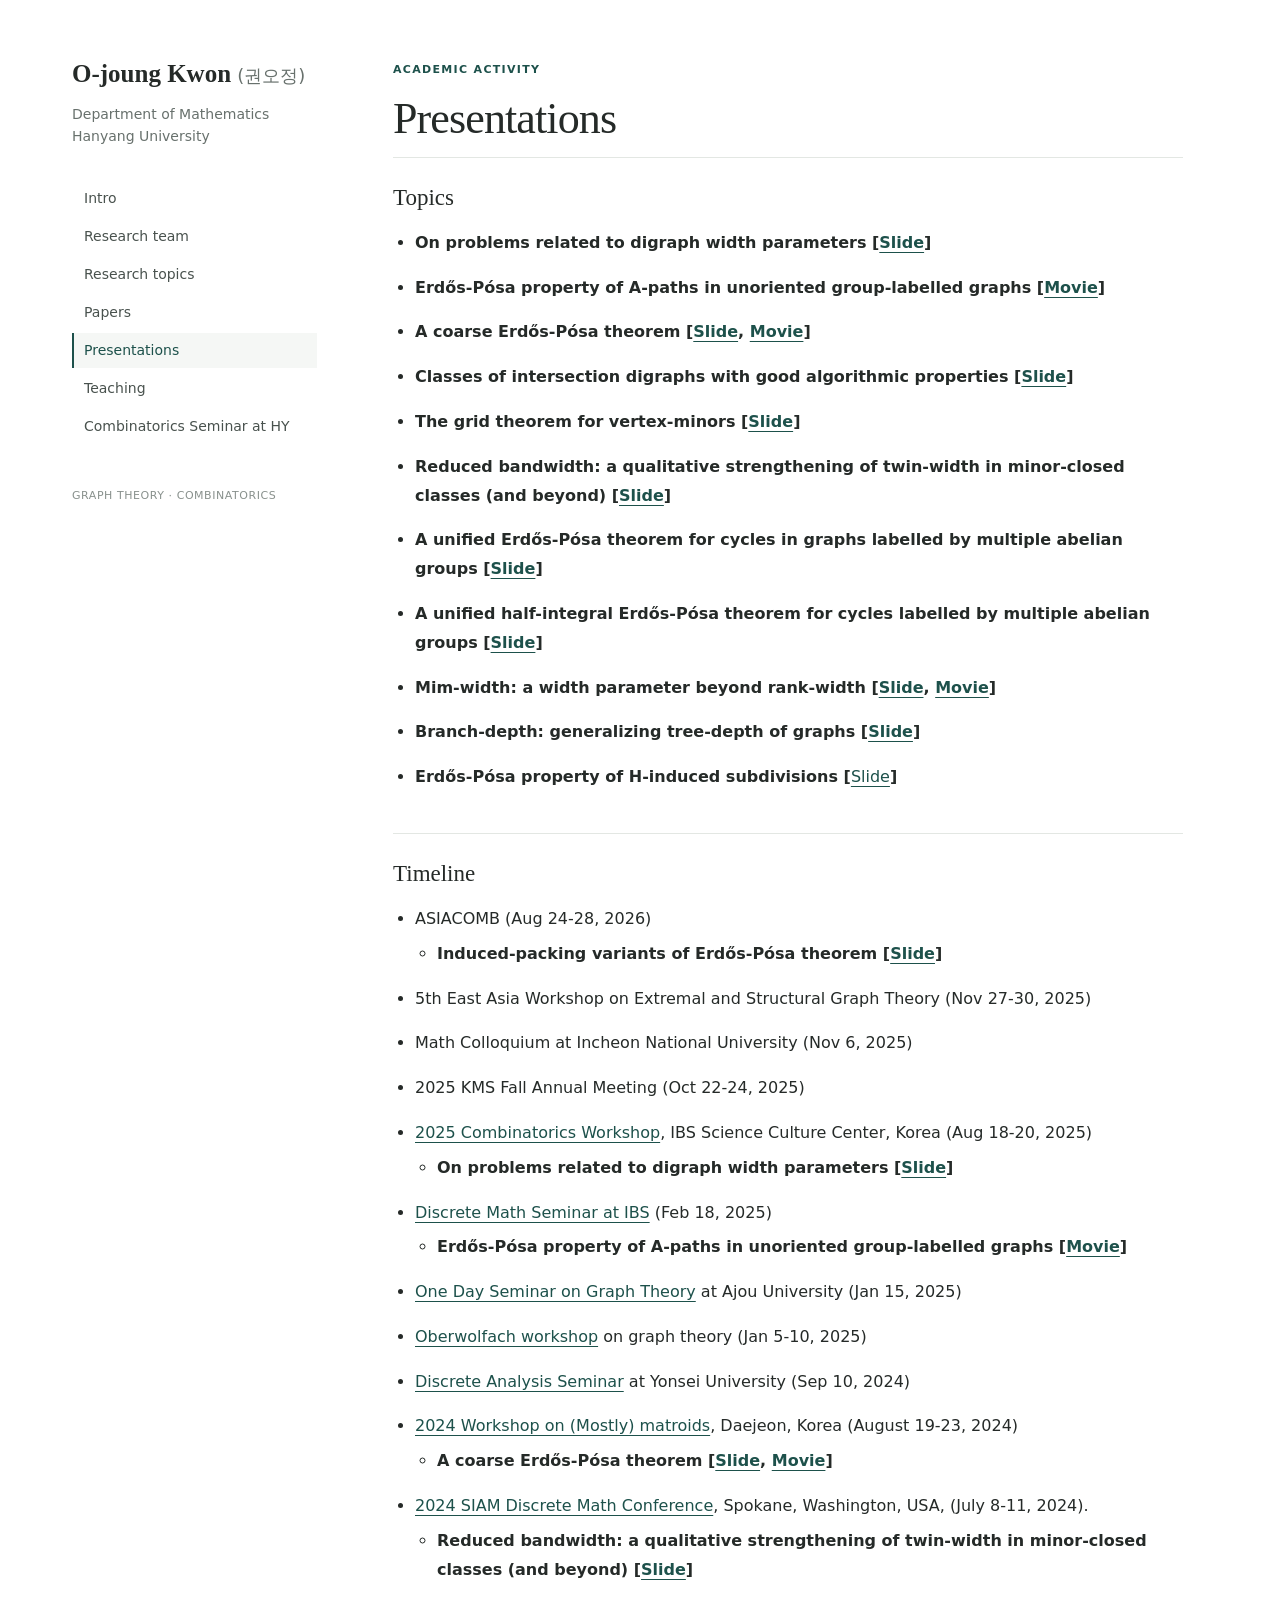
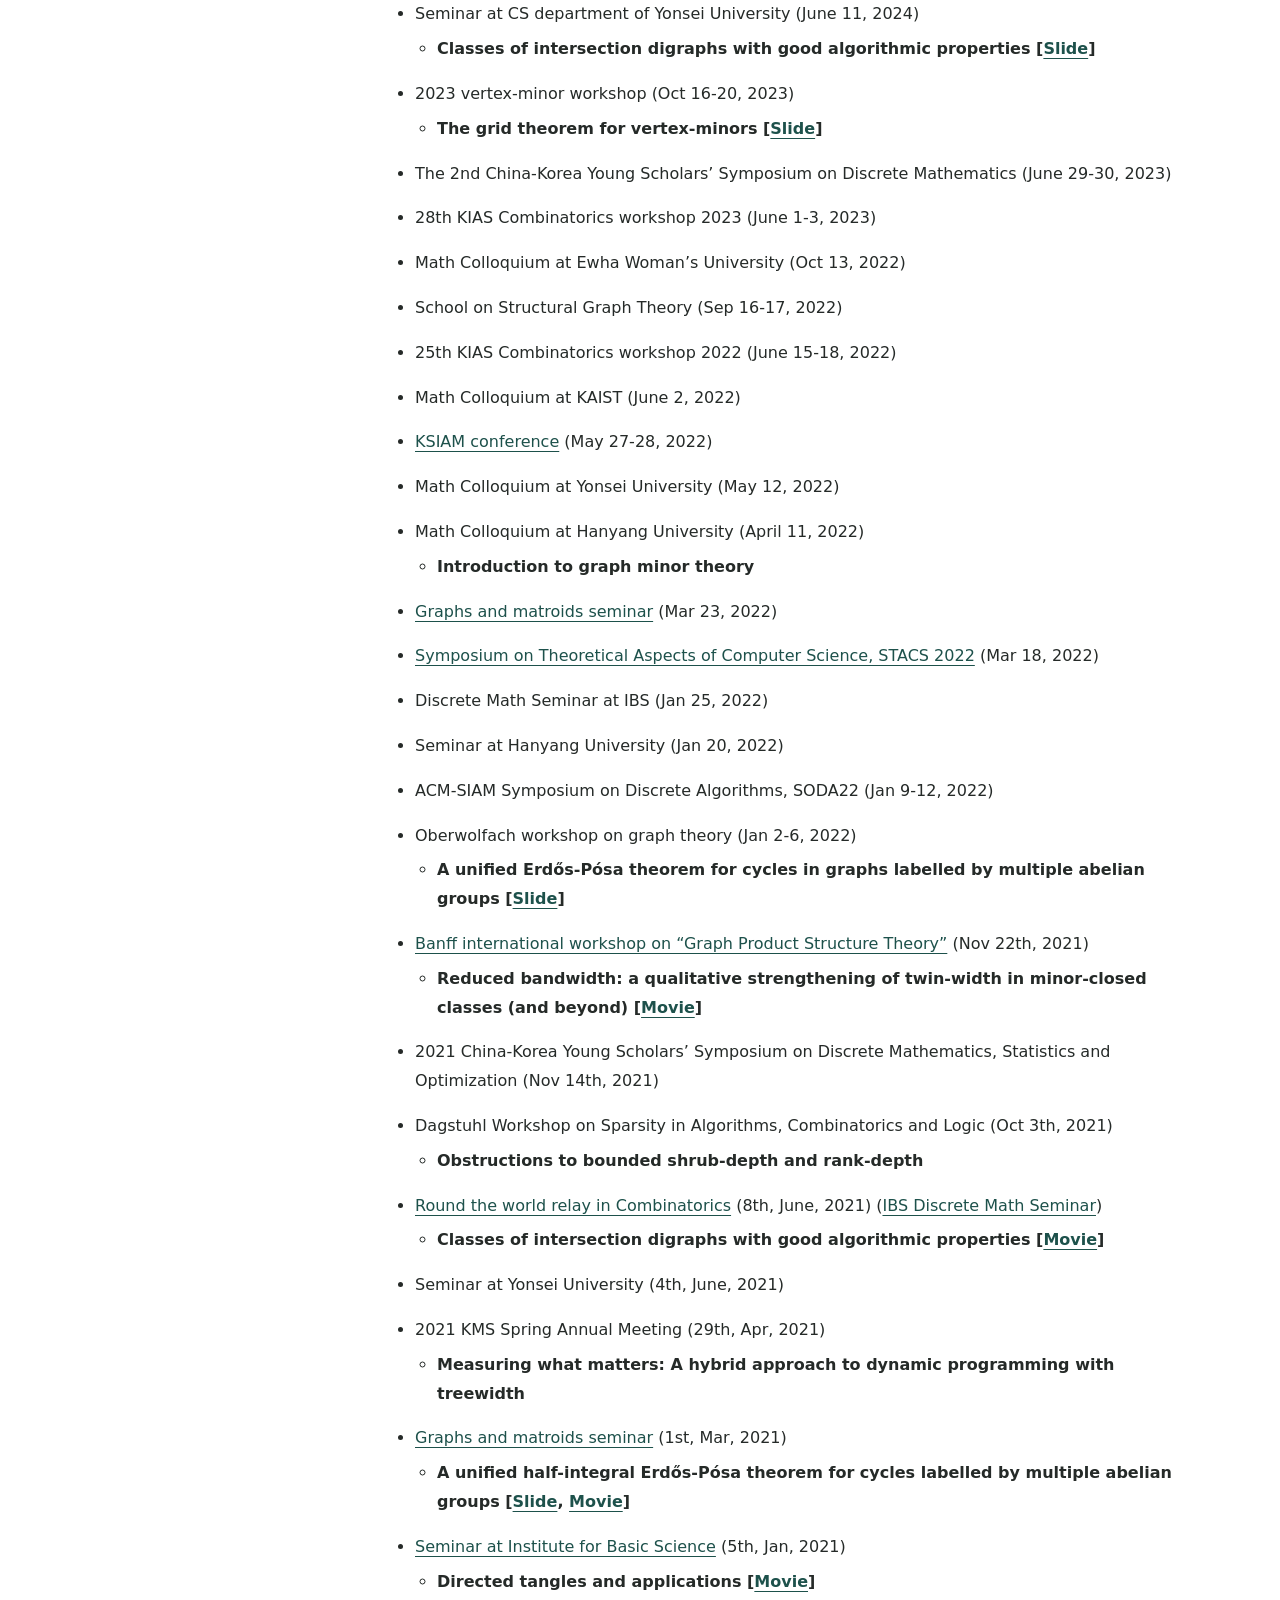
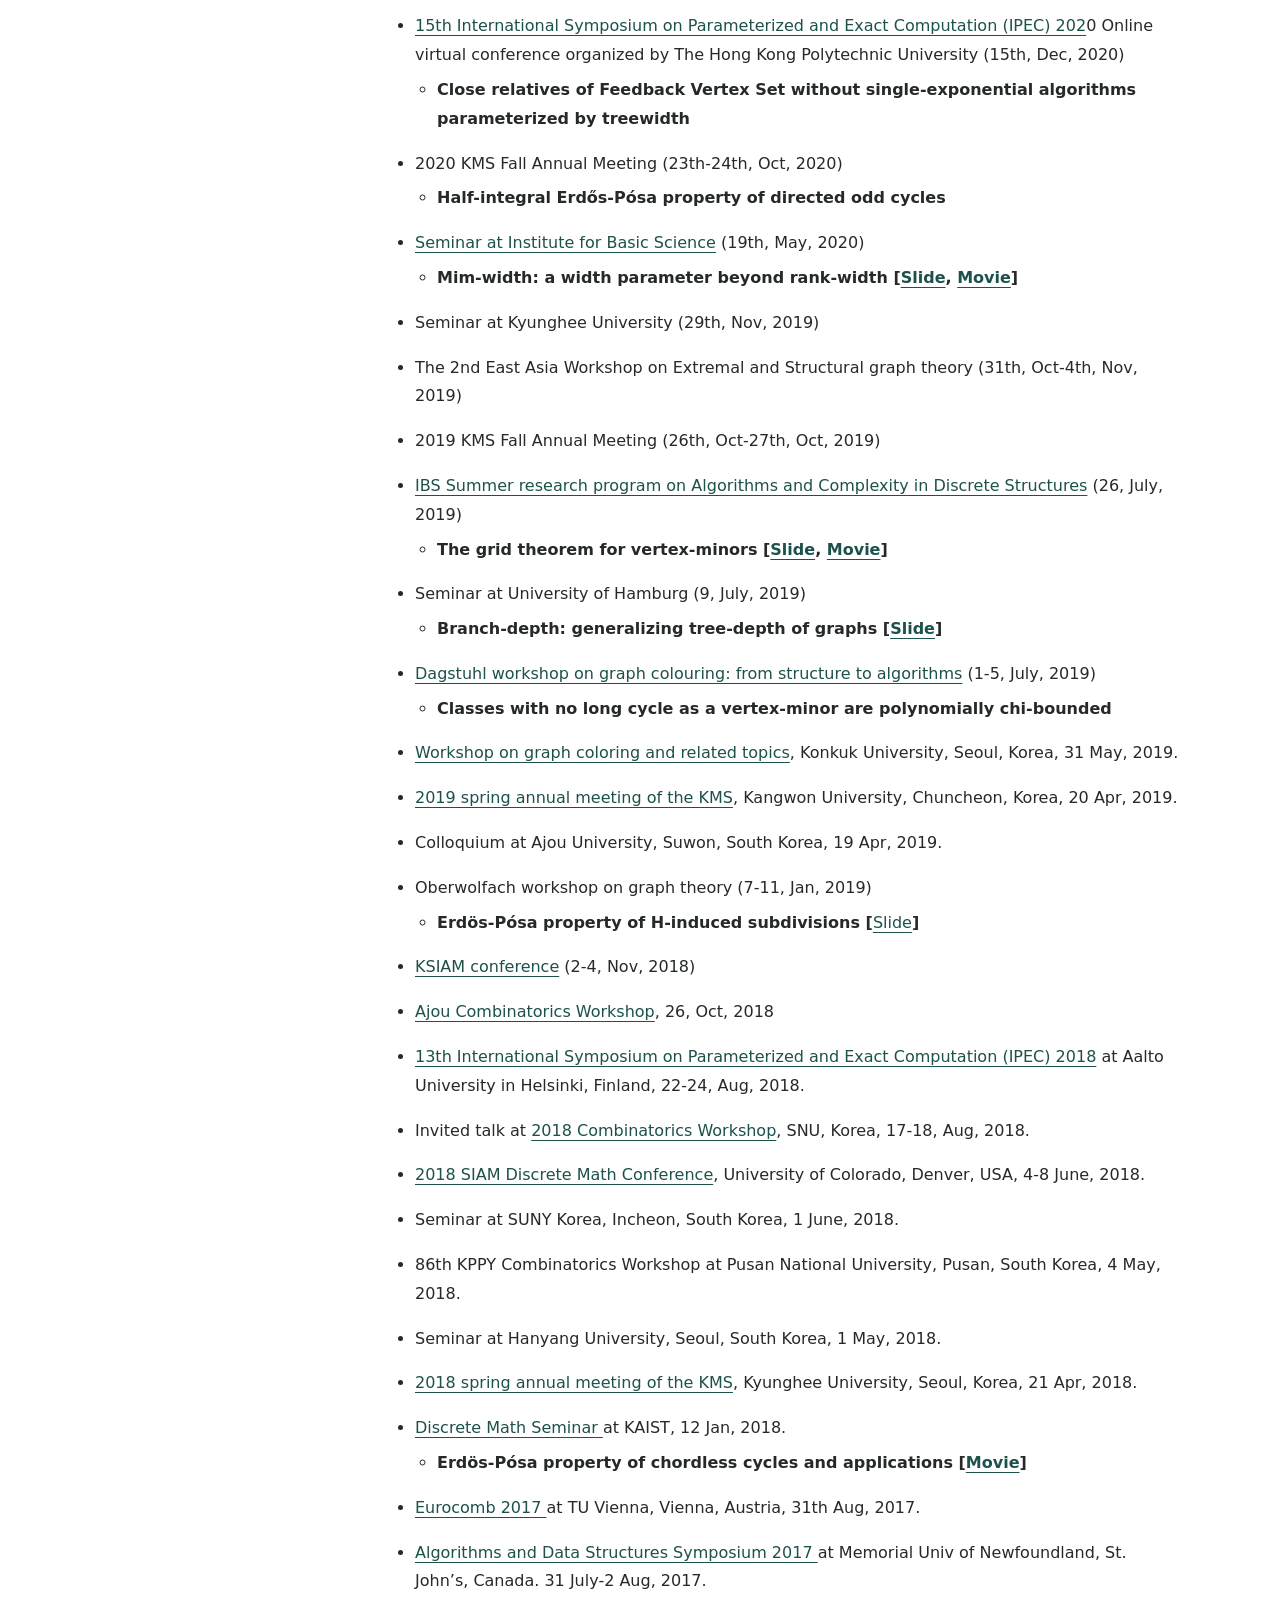
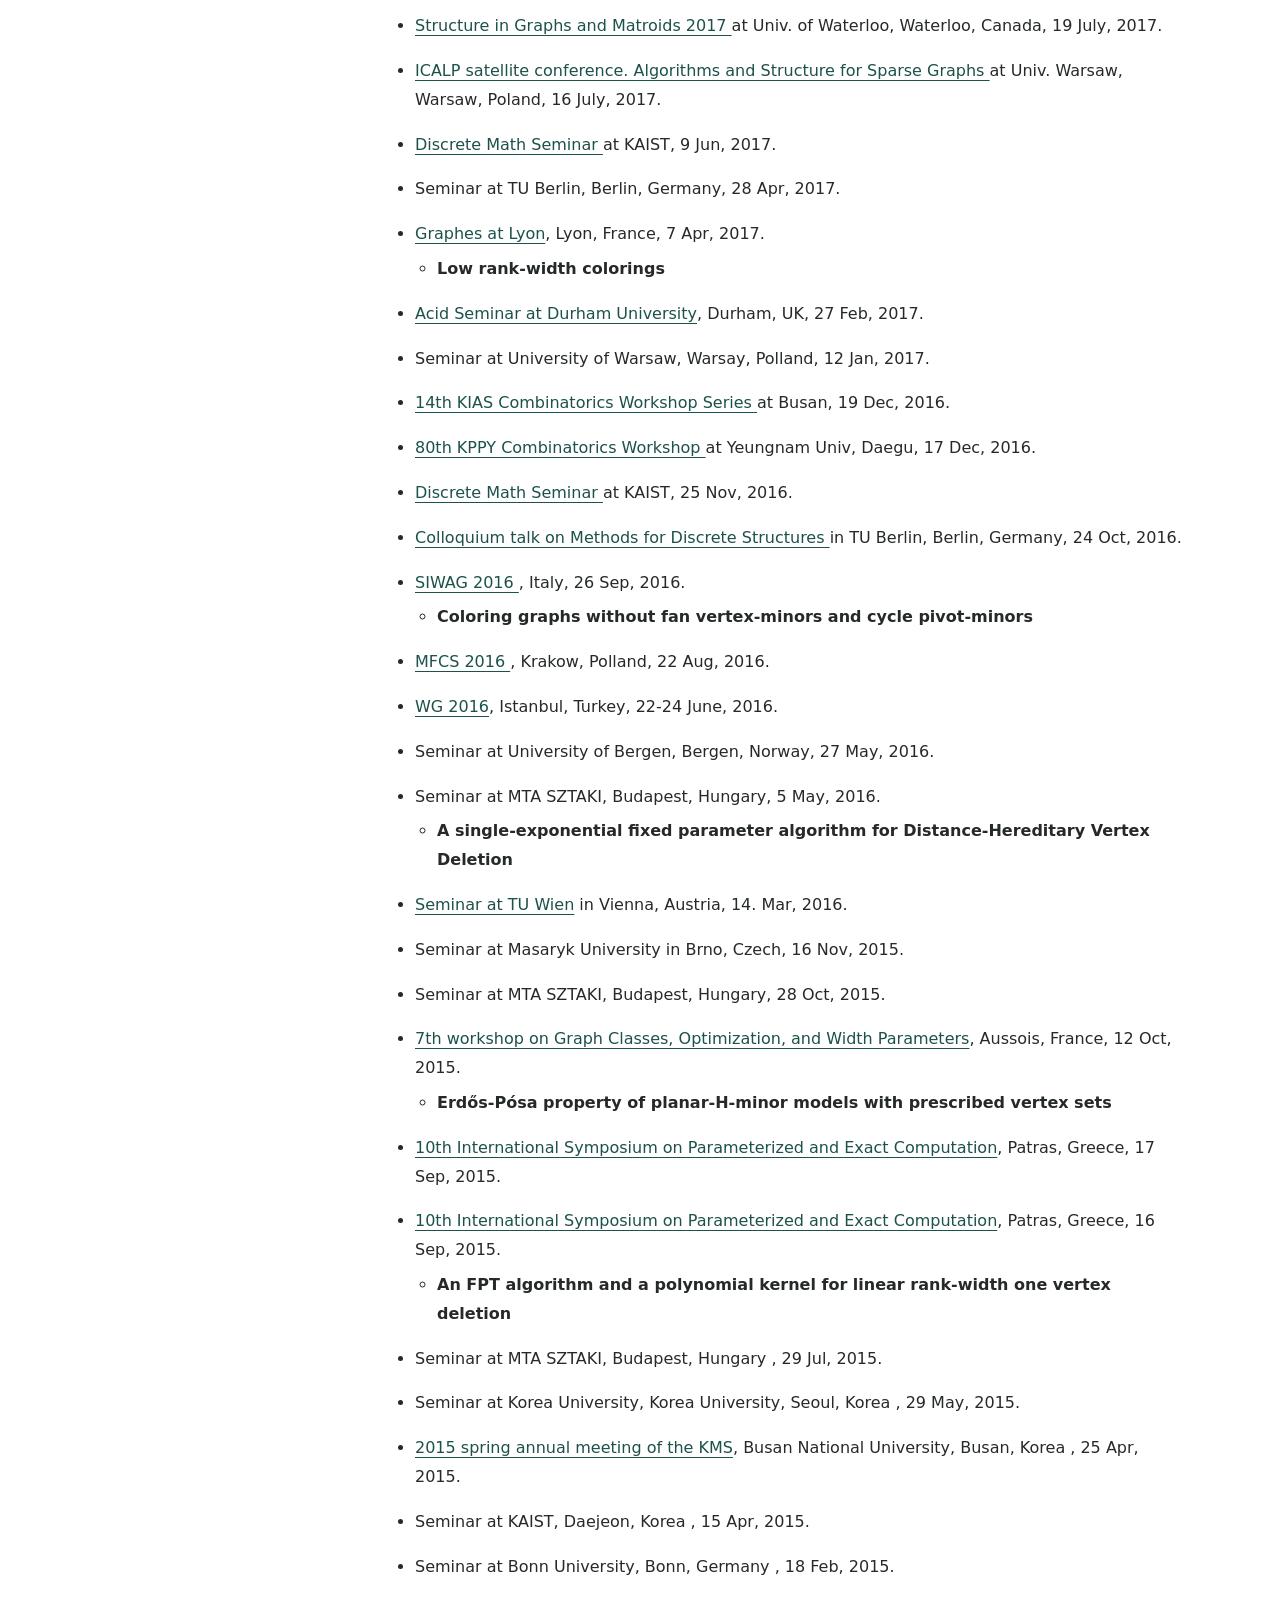
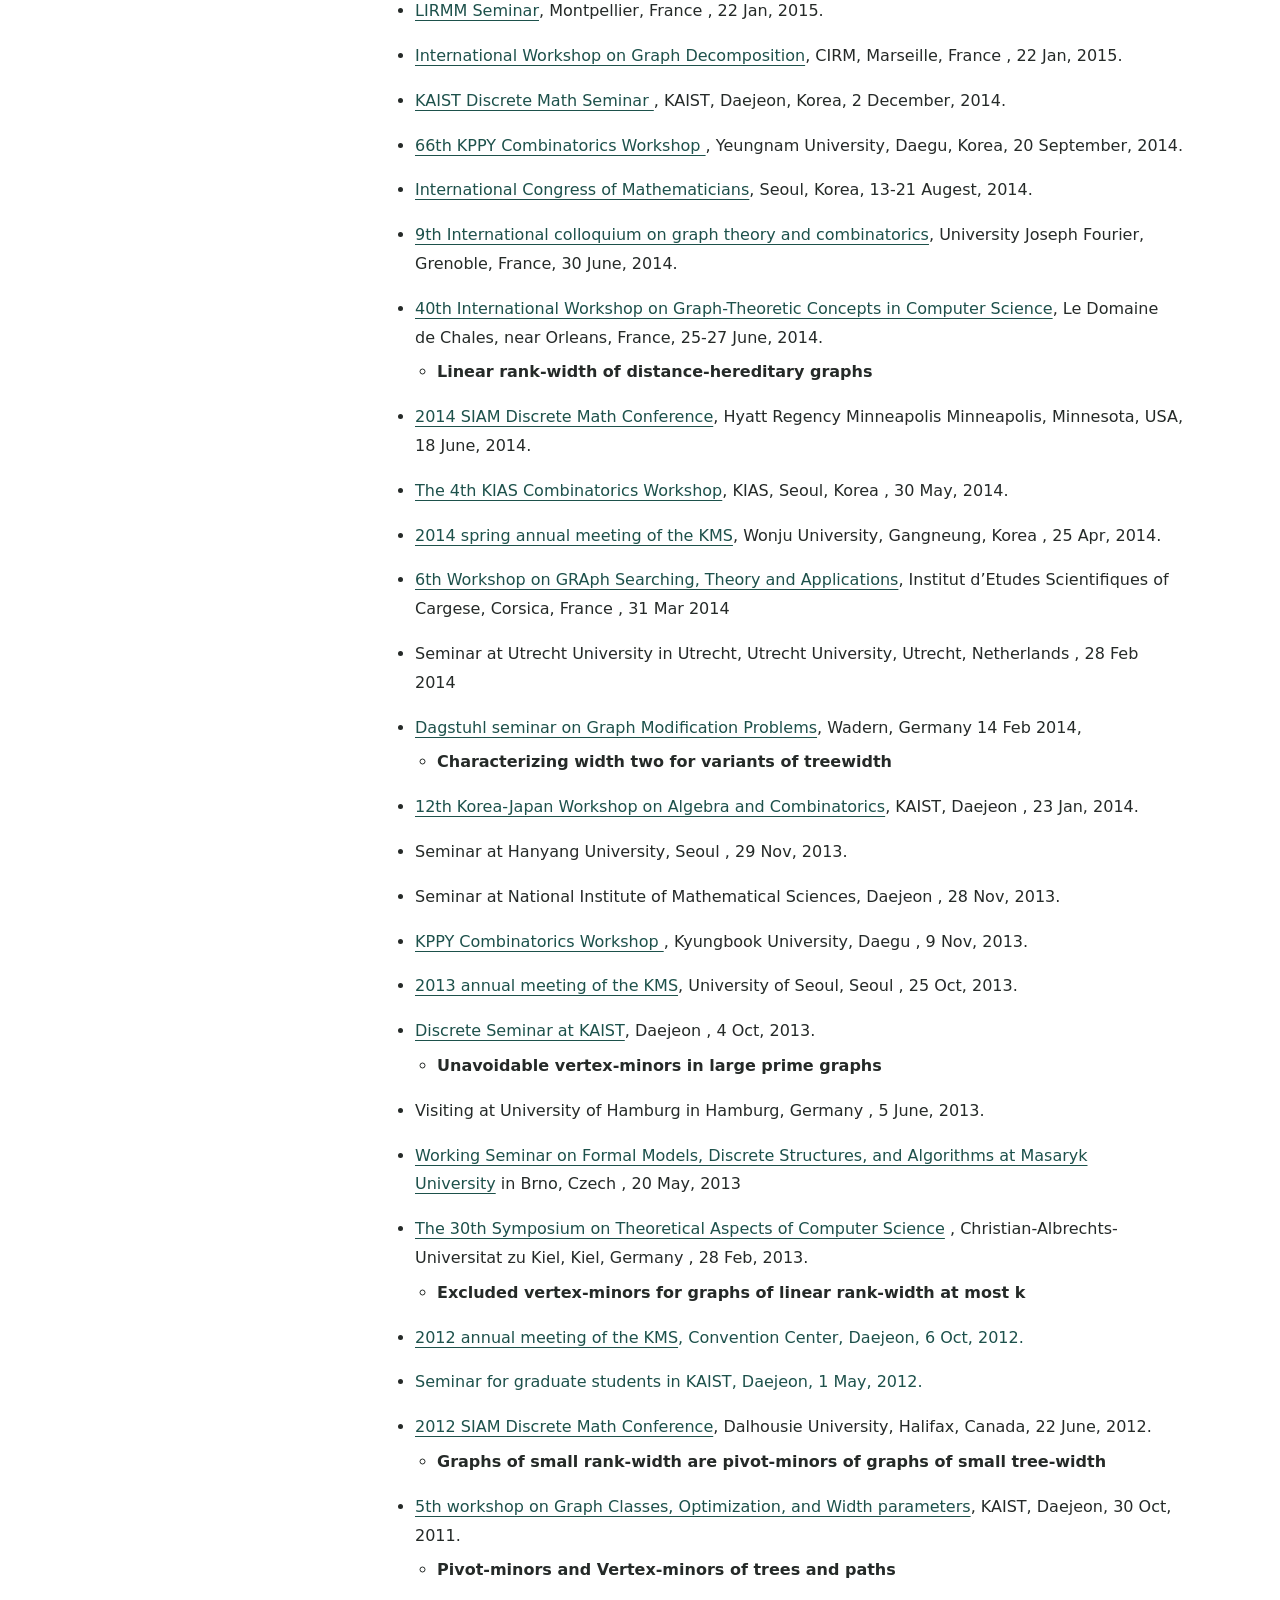
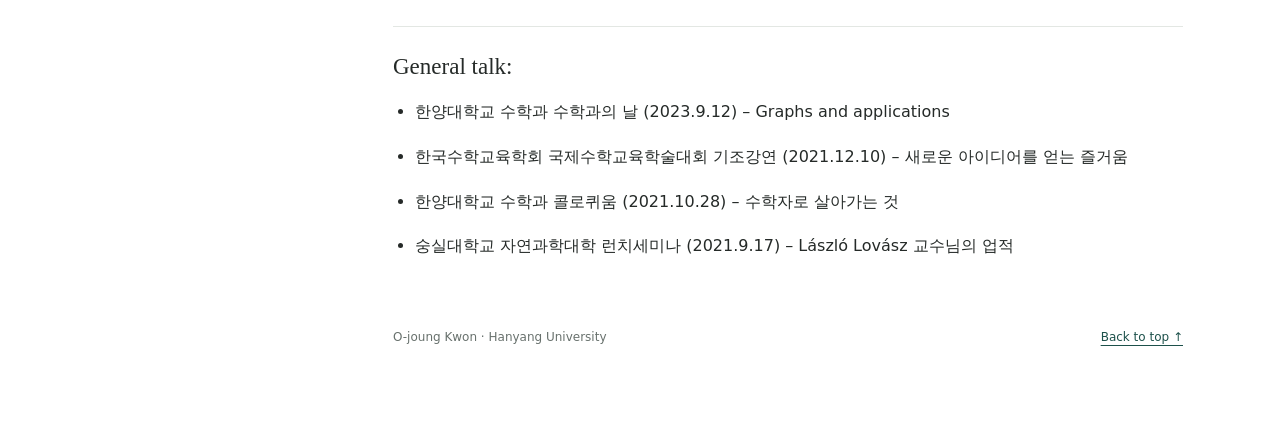
<file: presentations.html>
<!doctype html>
<html lang="en">
<head>
  <meta charset="utf-8">
  <meta name="viewport" content="width=device-width, initial-scale=1">
  <meta name="description" content="Presentations — O-joung Kwon, Department of Mathematics, Hanyang University.">
  <title>Presentations · O-joung Kwon</title>
  <link rel="stylesheet" href="styles.css">
  <link rel="icon" href="data:image/svg+xml,%3Csvg xmlns='http://www.w3.org/2000/svg' viewBox='0 0 40 40'%3E%3Crect width='40' height='40' rx='8' fill='%231d514b'/%3E%3Ctext x='20' y='28' text-anchor='middle' fill='white' font-family='Georgia' font-size='26'%3EK%3C/text%3E%3C/svg%3E">
</head>
<body>
<a class="skip" href="#content">Skip to content</a>
<div class="site-layout">
  <header class="sidebar">
    <a class="site-name" href="index.html">O-joung Kwon <span>(권오정)</span></a>
    <p class="affiliation">Department of Mathematics<br>Hanyang University</p>
    <nav aria-label="Main navigation">
        <a href="index.html">Intro</a>
        <a href="research-team.html">Research team</a>
        <a href="research.html">Research topics</a>
        <a href="papers.html">Papers</a>
        <a href="presentations.html" aria-current=page>Presentations</a>
        <a href="teaching.html">Teaching</a>
        <a href="seminar.html">Combinatorics Seminar at HY</a>
    </nav>
    <p class="sidebar-foot">Graph theory · Combinatorics</p>
  </header>
  <main id="content" class="content">
    <p class="eyebrow">Academic activity</p>
    <h1>Presentations</h1>
    <section class="presentation-list">
    <h2>Topics</h2>
    <ul>
    <li><b>On problems related to digraph width parameters [<a href="https://drive.google.com/file/d/1yB02vAl7nle5XzAxvayMXYYB1zUyIErO/view?usp=sharing">Slide</a>]<br />
    </b></li>
    <li><b>Erdős-Pósa property of A-paths in unoriented group-labelled graphs [<a href="https://www.youtube.com/live/cxgCiZhZlGg?si=MEpR_CGlakqS9QyU">Movie</a>]</b></li>
    <li><b>A coarse Erdős-Pósa theorem [<a href="https://drive.google.com/file/d/1dr21Ksp41SLCxtvYb_1AXVtfhZS9cawr/view?usp=sharing">Slide</a>, <a href="https://www.youtube.com/live/O388YUCXQFU?si=j425tIJVzvVNDwcb">Movie</a>]</b></li>
    <li><b>Classes of intersection digraphs with good algorithmic properties [<a href="https://drive.google.com/file/d/170eG0GBr7AfJMwWJJe2eB1pQLXLBnUf1/view?usp=sharing">Slide</a>]</b></li>
    <li><b>The grid theorem for vertex-minors [<a href="https://drive.google.com/file/d/1NbW4lKydNKKLrtpKjHY9kcK5t6jYxbKr/view?usp=sharing">Slide</a>]</b><b><br />
    </b></li>
    <li><strong>Reduced bandwidth: a qualitative strengthening of twin-width in minor-closed classes (and beyond) [<a href="https://drive.google.com/file/d/18yO2lQrXG4EqJv7A2cq-mp_qERcqTcrS/view?usp=sharing">Slide</a>]</strong></li>
    <li><strong><b>A unified Erdős-Pósa theorem for cycles in graphs labelled by multiple abelian groups [<a href="https://drive.google.com/file/d/1KjILOxMTInwu2zaEYXmgAkKc_Py45wSK/view?usp=sharing">Slide</a>]</b></strong></li>
    <li><b>A unified half-integral Erdős-Pósa theorem for cycles labelled by multiple abelian groups [<a href="https://drive.google.com/file/d/11pPmkOGJ8s934qspZ8DLrdOgLUv16NUd/view?usp=sharing">Slide</a>]</b></li>
    <li><b>Mim-width: a width parameter beyond rank-width [<a href="https://drive.google.com/file/d/1hSCm184Ych_LrabW4PCNIiQUSwuMp6Uz/view?usp=sharing">Slide</a>, <a href="https://www.youtube.com/watch?v=MNOU1bETa9A">Movie</a>]</b></li>
    <li><b>Branch-depth: generalizing tree-depth of graphs [<a href="https://drive.google.com/file/d/1WD8uhwT3wx5QPLCed8sNAP398pERI4yP/view?usp=sharing">Slide</a>]</b></li>
    <li><b>Erdős-Pósa property of H-induced subdivisions [<a style="font-weight: 400;" href="https://drive.google.com/file/d/19UaOWLTjkdFCJ4kB3nyv3tJIGCDhxeW8/view?usp=sharing">Slide</a>]</b></li>
    </ul>
    </section>
    <section class="presentation-list">
    <h2>Timeline</h2>
    <ul>
    <li>ASIACOMB (Aug 24-28, 2026)
    <ul>
    <li><b>Induced-packing variants of Erdős-Pósa theorem </b><strong>[<a href="https://drive.google.com/file/d/18xotnWnSXfIl1uVY1uin_PiQg-Y3A_mS/view?usp=drive_link">Slide</a>]</strong></li>
    </ul>
    </li>
    <li>5th East Asia Workshop on Extremal and Structural Graph Theory (Nov 27-30, 2025)</li>
    <li>Math Colloquium at Incheon National University (Nov 6, 2025)</li>
    <li>2025 KMS Fall Annual Meeting (Oct 22-24, 2025)</li>
    <li><a href="https://cw2025.combinatorics.kr">2025 Combinatorics Workshop</a>, IBS Science Culture Center, Korea (Aug 18-20, 2025)
    <ul>
    <li><b>On problems related to digraph width parameters [<a href="https://drive.google.com/file/d/1yB02vAl7nle5XzAxvayMXYYB1zUyIErO/view?usp=sharing">Slide</a>]</b></li>
    </ul>
    </li>
    <li><a href="https://dimag.ibs.re.kr/event/2025-02-18/">Discrete Math Seminar at IBS</a> (Feb 18, 2025)
    <ul>
    <li><b>Erdős-Pósa property of A-paths in unoriented group-labelled graphs [<a href="https://www.youtube.com/live/cxgCiZhZlGg?si=MEpR_CGlakqS9QyU">Movie</a>]</b></li>
    </ul>
    </li>
    <li><a href="https://sites.google.com/ajou.ac.kr/1daygraph">One Day Seminar on Graph Theory</a> at Ajou University (Jan 15, 2025)</li>
    <li><a href="https://www.mfo.de/occasion/2502/www_view">Oberwolfach workshop</a> on graph theory (Jan 5-10, 2025)</li>
    <li><a href="https://sites.google.com/yonsei.ac.kr/discrete-analysis-seminar">Discrete Analysis Seminar</a> at Yonsei University (Sep 10, 2024)</li>
    <li><a href="https://indico.ibs.re.kr/event/652/">2024 Workshop on (Mostly) matroids</a>, Daejeon, Korea (August 19-23, 2024)
    <ul>
    <li><b>A coarse Erdős-Pósa theorem [<a href="https://drive.google.com/file/d/1dr21Ksp41SLCxtvYb_1AXVtfhZS9cawr/view?usp=sharing">Slide</a>, <a href="https://www.youtube.com/live/O388YUCXQFU?si=j425tIJVzvVNDwcb">Movie</a>]</b></li>
    </ul>
    </li>
    <li><a href="https://www.siam.org/conferences/cm/conference/dm24">2024 SIAM Discrete Math Conference</a>, Spokane, Washington, USA, (July 8-11, 2024).
    <ul>
    <li><strong>Reduced bandwidth: a qualitative strengthening of twin-width in minor-closed classes (and beyond) [<a href="https://drive.google.com/file/d/18yO2lQrXG4EqJv7A2cq-mp_qERcqTcrS/view?usp=sharing">Slide</a>]</strong></li>
    </ul>
    </li>
    <li>Seminar at CS department of Yonsei University (June 11, 2024)
    <ul>
    <li><b>Classes of intersection digraphs with good algorithmic properties [<a href="https://drive.google.com/file/d/170eG0GBr7AfJMwWJJe2eB1pQLXLBnUf1/view?usp=sharing">Slide</a>]</b></li>
    </ul>
    </li>
    <li>2023 vertex-minor workshop (Oct 16-20, 2023)
    <ul>
    <li><b>The grid theorem for vertex-minors [<a href="https://drive.google.com/file/d/1NbW4lKydNKKLrtpKjHY9kcK5t6jYxbKr/view?usp=sharing">Slide</a>]</b></li>
    </ul>
    </li>
    <li>The 2nd China-Korea Young Scholars’ Symposium on Discrete Mathematics (June 29-30, 2023)</li>
    <li>28th KIAS Combinatorics workshop 2023 (June 1-3, 2023)</li>
    <li>Math Colloquium at Ewha Woman&#8217;s University (Oct 13, 2022)</li>
    <li>School on Structural Graph Theory (Sep 16-17, 2022)</li>
    <li>25th KIAS Combinatorics workshop 2022 (June 15-18, 2022)</li>
    <li>Math Colloquium at KAIST (June 2, 2022)</li>
    <li><a href="https://ksiam.org/Conference/ConferenceView.asp?AC=0&amp;CODE=CC20220325&amp;CpPage=#CONF">KSIAM conference</a> (May 27-28, 2022)</li>
    <li>Math Colloquium at Yonsei University (May 12, 2022)</li>
    <li>Math Colloquium at Hanyang University (April 11, 2022)
    <ul>
    <li><strong><b>Introduction to graph minor theory</b></strong></li>
    </ul>
    </li>
    <li><a href="http://matroidunion.org/?page_id=2477">Graphs and matroids seminar</a> (Mar 23, 2022)</li>
    <li><a href="https://stacs2022.sciencesconf.org">Symposium on Theoretical Aspects of Computer Science, STACS 2022</a> (Mar 18, 2022)</li>
    <li>Discrete Math Seminar at IBS (Jan 25, 2022)</li>
    <li>Seminar at Hanyang University (Jan 20, 2022)</li>
    <li>ACM-SIAM Symposium on Discrete Algorithms, SODA22 (Jan 9-12, 2022)</li>
    <li>Oberwolfach workshop on graph theory (Jan 2-6, 2022)
    <ul>
    <li><strong><b>A unified Erdős-Pósa theorem for cycles in graphs labelled by multiple abelian groups [<a href="https://drive.google.com/file/d/1KjILOxMTInwu2zaEYXmgAkKc_Py45wSK/view?usp=sharing">Slide</a>]</b></strong></li>
    </ul>
    </li>
    <li><a href="https://www.birs.ca/events/2021/5-day-workshops/21w5235">Banff international workshop on &#8220;Graph Product Structure Theory&#8221;</a> (Nov 22th, 2021)
    <ul>
    <li><strong>Reduced bandwidth: a qualitative strengthening of twin-width in minor-closed classes (and beyond) [<a href="https://www.birs.ca/events/2021/5-day-workshops/21w5235/videos/watch/202111221730-Kwon.html?fbclid=IwAR3YKKfhf7Wt1cvQ7yLEzCxAigtiRa530OLiKdMnTxVdV79E6agjvw8Nf94">Movie</a>]</strong></li>
    </ul>
    </li>
    <li>2021 China-Korea Young Scholars&#8217; Symposium on Discrete Mathematics, Statistics and Optimization (Nov 14th, 2021)</li>
    <li>Dagstuhl Workshop on Sparsity in Algorithms, Combinatorics and Logic (Oct 3th, 2021)
    <ul>
    <li><strong>Obstructions to bounded shrub-depth and rank-depth</strong></li>
    </ul>
    </li>
    <li><a href="http://people.maths.ox.ac.uk/scott/relay.htm">Round the world relay in Combinatorics</a> (8th, June, 2021) (<a href="https://dimag.ibs.re.kr/event/2021-06-08/">IBS Discrete Math Seminar</a>)
    <ul>
    <li><strong>Classes of intersection digraphs with good algorithmic properties<b> [</b><a href="https://www.youtube.com/watch?v=etUG_UPGydY">Movie</a>]</strong></li>
    </ul>
    </li>
    <li>Seminar at Yonsei University (4th, June, 2021)</li>
    <li>2021 KMS Spring Annual Meeting (29th, Apr, 2021)
    <ul>
    <li><b>Measuring what matters: A hybrid approach to dynamic programming with treewidth</b></li>
    </ul>
    </li>
    <li><a href="http://matroidunion.org/?page_id=2477">Graphs and matroids seminar</a> (1st, Mar, 2021)
    <ul>
    <li><b>A unified half-integral Erdős-Pósa theorem for cycles labelled by multiple abelian groups [<a href="https://drive.google.com/file/d/11pPmkOGJ8s934qspZ8DLrdOgLUv16NUd/view?usp=sharing">Slide</a>, <a href="https://youtu.be/lu4zG8MxgQ8">Movie</a>]</b></li>
    </ul>
    </li>
    <li><a href="https://dimag.ibs.re.kr/event/2021-01-05/">Seminar at Institute for Basic Science</a> (5th, Jan, 2021)
    <ul>
    <li><b>Directed tangles and applications [<a href="https://youtu.be/hSvHIT5t0p0">Movie</a>]</b></li>
    </ul>
    </li>
    <li><a href="https://algo2020.comp.polyu.edu.hk/ipec.html">15th International Symposium on Parameterized and Exact Computation (IPEC) 202</a>0 Online virtual conference organized by The Hong Kong Polytechnic University (15th, Dec, 2020)
    <ul>
    <li><b>Close relatives of Feedback Vertex Set without single-exponential algorithms parameterized by treewidth</b></li>
    </ul>
    </li>
    <li>2020 KMS Fall Annual Meeting (23th-24th, Oct, 2020)
    <ul>
    <li><b>Half-integral Erdős-Pósa property of directed odd cycles</b></li>
    </ul>
    </li>
    <li><a href="https://dimag.ibs.re.kr/event/2020-05-19/">Seminar at Institute for Basic Science</a> (19th, May, 2020)
    <ul>
    <li><b>Mim-width: a width parameter beyond rank-width [<a href="https://drive.google.com/file/d/1hSCm184Ych_LrabW4PCNIiQUSwuMp6Uz/view?usp=sharing">Slide</a>, <a href="https://www.youtube.com/watch?v=MNOU1bETa9A">Movie</a>]</b></li>
    </ul>
    </li>
    <li>Seminar at Kyunghee University (29th, Nov, 2019)</li>
    <li>The 2nd East Asia Workshop on Extremal and Structural graph theory (31th, Oct-4th, Nov, 2019)</li>
    <li>2019 KMS Fall Annual Meeting (26th, Oct-27th, Oct, 2019)</li>
    <li><a href="https://dimag.ibs.re.kr/event/2019-ibs-summer-research-program/">IBS Summer research program on Algorithms and Complexity in Discrete Structures</a> (26, July, 2019)
    <ul>
    <li><b>The grid theorem for vertex-minors [<a href="https://drive.google.com/file/d/1qklXGUYNcV77xGfgCfC3OsilvETrEDDo/view?usp=sharing">Slide</a>, <a href="https://youtu.be/xYhPjAIM7s0">Movie</a>]</b></li>
    </ul>
    </li>
    <li>Seminar at University of Hamburg (9, July, 2019)
    <ul>
    <li><b>Branch-depth: generalizing tree-depth of graphs [<a href="https://drive.google.com/file/d/1WD8uhwT3wx5QPLCed8sNAP398pERI4yP/view?usp=sharing">Slide</a>]</b></li>
    </ul>
    </li>
    <li><a href="https://www.dagstuhl.de/en/program/calendar/semhp/?semnr=19271">Dagstuhl workshop on graph colouring: from structure to algorithms</a> (1-5, July, 2019)
    <ul>
    <li><b>Classes with no long cycle as a vertex-minor are polynomially chi-bounded</b></li>
    </ul>
    </li>
    <li><a href="https://sites.google.com/view/wgc2019">Workshop on graph coloring and related topics</a>, Konkuk University, Seoul, Korea, 31 May, 2019.</li>
    <li><a href="http://www.kms.or.kr/meetings/spring2019/">2019 spring annual meeting of the KMS</a>, Kangwon University, Chuncheon, Korea, 20 Apr, 2019.</li>
    <li>Colloquium at Ajou University, Suwon, South Korea, 19 Apr, 2019.</li>
    <li>Oberwolfach workshop on graph theory (7-11, Jan, 2019)
    <ul>
    <li><b>Erdös-Pósa property of H-induced subdivisions [<a style="font-weight: 400;" href="https://drive.google.com/file/d/19UaOWLTjkdFCJ4kB3nyv3tJIGCDhxeW8/view?usp=sharing">Slide</a>]</b></li>
    </ul>
    </li>
    <li><a href="https://www.ksiam.org/conference/3cbf86f3-4131-440b-a6f6-407c6c52edbf/welcome">KSIAM conference</a> (2-4, Nov, 2018)</li>
    <li><a href="https://sites.google.com/a/ajou.ac.kr/acw/">Ajou Combinatorics Workshop</a>, 26, Oct, 2018</li>
    <li><a href="http://algo2018.hiit.fi/ipec/">13th International Symposium on Parameterized and Exact Computation (IPEC) 2018</a> at Aalto University in Helsinki, Finland, 22-24, Aug, 2018.</li>
    <li>Invited talk at <a href="http://cw2018.combinatorics.kr/program">2018 Combinatorics Workshop</a>, SNU, Korea, 17-18, Aug, 2018.</li>
    <li><a href="http://meetings.siam.org/sess/dsp_programsess.cfm?SESSIONCODE=64634">2018 SIAM Discrete Math Conference</a>, University of Colorado, Denver, USA, 4-8 June, 2018.</li>
    <li>Seminar at SUNY Korea, Incheon, South Korea, 1 June, 2018.</li>
    <li>86th KPPY Combinatorics Workshop at Pusan National University, Pusan, South Korea, 4 May, 2018.</li>
    <li>Seminar at Hanyang University, Seoul, South Korea, 1 May, 2018.</li>
    <li><a href="http://www.kms.or.kr/meetings/spring2018/">2018 spring annual meeting of the KMS</a>, Kyunghee University, Seoul, Korea, 21 Apr, 2018.</li>
    <li><a href="http://mathsci.kaist.ac.kr/~sangil/seminar/2018-01-12/">Discrete Math Seminar </a>at KAIST, 12 Jan, 2018.
    <ul>
    <li><b>Erdös-Pósa property of chordless cycles and applications [<a href="https://youtu.be/JWy1tHJeSWQ">Movie</a>]</b></li>
    </ul>
    </li>
    <li><a href="http://www.dmg.tuwien.ac.at/eurocomb2017/index.php/beispiel-seite/">Eurocomb 2017 </a>at TU Vienna, Vienna, Austria, 31th Aug, 2017.</li>
    <li><a href="http://people.scs.carleton.ca/~wads/AcceptedPapers/program.html">Algorithms and Data Structures Symposium 2017 </a>at Memorial Univ of Newfoundland, St. John&#8217;s, Canada. 31 July-2 Aug, 2017.</li>
    <li><a href="http://www.math.uwaterloo.ca/~jfgeelen/SiGMa2017/schedule.html">Structure in Graphs and Matroids 2017 </a>at Univ. of Waterloo, Waterloo, Canada, 19 July, 2017.</li>
    <li><a href="http://sparsity2017.mimuw.edu.pl/">ICALP satellite conference. Algorithms and Structure for Sparse Graphs </a>at Univ. Warsaw, Warsaw, Poland, 16 July, 2017.</li>
    <li><a href="http://mathsci.kaist.ac.kr/~sangil/seminar/2017-06-09/">Discrete Math Seminar </a>at KAIST, 9 Jun, 2017.</li>
    <li>Seminar at TU Berlin, Berlin, Germany, 28 Apr, 2017.</li>
    <li><a href="http://www.ens-lyon.fr/LIP/MC2/GraphesALyon/">Graphes at Lyon</a>, Lyon, France, 7 Apr, 2017.
    <ul>
    <li><b>Low rank-width colorings</b></li>
    </ul>
    </li>
    <li><a href="http://community.dur.ac.uk/algorithms.complexity/seminars.html">Acid Seminar at Durham University</a>, Durham, UK, 27 Feb, 2017.</li>
    <li>Seminar at University of Warsaw, Warsay, Polland, 12 Jan, 2017.</li>
    <li><a href="http://home.kias.re.kr/MKG/h/Combinatorics/?pageNo=2388">14th KIAS Combinatorics Workshop Series </a>at Busan, 19 Dec, 2016.</li>
    <li><a href="http://webbuild.knu.ac.kr/~mhs/seminars/SO/index.html">80th KPPY Combinatorics Workshop </a>at Yeungnam Univ, Daegu, 17 Dec, 2016.</li>
    <li><a href="http://mathsci.kaist.ac.kr/~sangil/seminar/2016-11-25/">Discrete Math Seminar </a>at KAIST, 25 Nov, 2016.</li>
    <li><a href="http://www3.math.tu-berlin.de/MDS/Vorlesungen-WS16-17/vl-10.24.html">Colloquium talk on Methods for Discrete Structures </a>in TU Berlin, Berlin, Germany, 24 Oct, 2016.</li>
    <li><a href="http://sites.google.com/site/siwag2016/home">SIWAG 2016 </a>, Italy, 26 Sep, 2016.
    <ul>
    <li><b>Coloring graphs without fan vertex-minors and cycle pivot-minors</b></li>
    </ul>
    </li>
    <li><a href="http://mfcs.ki.agh.edu.pl/accepted.shtml">MFCS 2016 </a>, Krakow, Polland, 22 Aug, 2016.</li>
    <li><a href="http://www.ie.boun.edu.tr/~wg2016/#program">WG 2016</a>, Istanbul, Turkey, 22-24 June, 2016.</li>
    <li>Seminar at University of Bergen, Bergen, Norway, 27 May, 2016.</li>
    <li>Seminar at MTA SZTAKI, Budapest, Hungary, 5 May, 2016.
    <ul>
    <li><b>A single-exponential fixed parameter algorithm for Distance-Hereditary Vertex Deletion</b></li>
    </ul>
    </li>
    <li><a href="http://www.vcla.at/2016/03/o-joung-kwon/">Seminar at TU Wien</a> in Vienna, Austria, 14. Mar, 2016.</li>
    <li>Seminar at Masaryk University in Brno, Czech, 16 Nov, 2015.</li>
    <li>Seminar at MTA SZTAKI, Budapest, Hungary, 28 Oct, 2015.</li>
    <li><a href="http://grow2015.sciencesconf.org/resource/page/id/2">7th workshop on Graph Classes, Optimization, and Width Parameters</a>, Aussois, France, 12 Oct, 2015.
    <ul>
    <li><b>Erdős-Pósa property of planar-H-minor models with prescribed vertex sets</b></li>
    </ul>
    </li>
    <li><a href="http://algo2015.upatras.gr/ipec/accepted.html">10th International Symposium on Parameterized and Exact Computation</a>, Patras, Greece, 17 Sep, 2015.<b></b></li>
    <li><a href="http://algo2015.upatras.gr/ipec/accepted.html">10th International Symposium on Parameterized and Exact Computation</a>, Patras, Greece, 16 Sep, 2015.
    <ul>
    <li><b>An FPT algorithm and a polynomial kernel for linear rank-width one vertex deletion</b></li>
    </ul>
    </li>
    <li>Seminar at MTA SZTAKI, Budapest, Hungary , 29 Jul, 2015.</li>
    <li>Seminar at Korea University, Korea University, Seoul, Korea , 29 May, 2015.</li>
    <li><a href="http://www.kms.or.kr/meetings/spring2015/">2015 spring annual meeting of the KMS</a>, Busan National University, Busan, Korea , 25 Apr, 2015.</li>
    <li>Seminar at KAIST, Daejeon, Korea , 15 Apr, 2015.</li>
    <li>Seminar at Bonn University, Bonn, Germany , 18 Feb, 2015.</li>
    <li><a href="http://www.lirmm.fr/algco/GT/index.php#29-01-15">LIRMM Seminar</a>, Montpellier, France , 22 Jan, 2015.</li>
    <li><a href="http://scientific-events.weebly.com/1205.html">International Workshop on Graph Decomposition</a>, CIRM, Marseille, France , 22 Jan, 2015.</li>
    <li><a href="http://mathsci.kaist.ac.kr/~sangil/seminar/entry/20141202/">KAIST Discrete Math Seminar </a>, KAIST, Daejeon, Korea, 2 December, 2014.</li>
    <li><a href="http://webbuild.knu.ac.kr/~mhs/seminars/S66/index.html/">66th KPPY Combinatorics Workshop </a>, Yeungnam University, Daegu, Korea, 20 September, 2014.</li>
    <li><a href="http://www.icm2014.org/">International Congress of Mathematicians</a>, Seoul, Korea, 13-21 Augest, 2014.</li>
    <li><a href="http://oc.inpg.fr/conf/icgt2014/Main/HomePage">9th International colloquium on graph theory and combinatorics</a>, University Joseph Fourier, Grenoble, France, 30 June, 2014.</li>
    <li><a href="http://www.univ-orleans.fr/lifo/evenements/WG2014/?rub=accepted">40th International Workshop on Graph-Theoretic Concepts in Computer Science</a>, Le Domaine de Chales, near Orleans, France, 25-27 June, 2014.
    <ul>
    <li><b>Linear rank-width of distance-hereditary graphs</b></li>
    </ul>
    </li>
    <li><a href="http://meetings.siam.org/sess/dsp_programsess.cfm?SESSIONCODE=19533">2014 SIAM Discrete Math Conference</a>, Hyatt Regency Minneapolis Minneapolis, Minnesota, USA, 18 June, 2014.</li>
    <li><a href="http://home.kias.re.kr/MKG/h/Combinatorics/?pageNo=642">The 4th KIAS Combinatorics Workshop</a>, KIAS, Seoul, Korea , 30 May, 2014.</li>
    <li><a href="http://www.kms.or.kr/meetings/spring2014/">2014 spring annual meeting of the KMS</a>, Wonju University, Gangneung, Korea , 25 Apr, 2014.</li>
    <li><a href="http://www-sop.inria.fr/coati/events/grasta2014/program.php">6th Workshop on GRAph Searching, Theory and Applications</a>, Institut d&#8217;Etudes Scientifiques of Cargese, Corsica, France , 31 Mar 2014</li>
    <li>Seminar at Utrecht University in Utrecht, Utrecht University, Utrecht, Netherlands , 28 Feb 2014</li>
    <li><a href="http://www.dagstuhl.de/en/program/calendar/semhp/?semnr=14071">Dagstuhl seminar on Graph Modification Problems</a>, Wadern, Germany 14 Feb 2014,
    <ul>
    <li><b>Characterizing width two for variants of treewidth</b></li>
    </ul>
    </li>
    <li><a href="http://mathsci.kaist.ac.kr/~andreash/kj2014/program.html">12th Korea-Japan Workshop on Algebra and Combinatorics</a>, KAIST, Daejeon , 23 Jan, 2014.</li>
    <li>Seminar at Hanyang University, Seoul , 29 Nov, 2013.</li>
    <li>Seminar at National Institute of Mathematical Sciences, Daejeon , 28 Nov, 2013.<b></b></li>
    <li><a href="http://webbuild.knu.ac.kr/~mhs/seminars/S60/index.html">KPPY Combinatorics Workshop </a>, Kyungbook University, Daegu , 9 Nov, 2013.<b></b></li>
    <li><a href="http://www.kms.or.kr/kms/meetings/2013fall/Program.htm">2013 annual meeting of the KMS</a>, University of Seoul, Seoul , 25 Oct, 2013.</li>
    <li><a href="http://mathsci.kaist.ac.kr/~sangil/seminar/entry/20131004/">Discrete Seminar at KAIST</a>, Daejeon , 4 Oct, 2013.
    <ul>
    <li><b>Unavoidable vertex-minors in large prime graphs</b></li>
    </ul>
    </li>
    <li>Visiting at University of Hamburg in Hamburg, Germany , 5 June, 2013.<b></b></li>
    <li><a href="http://www.fi.muni.cz/fmdsa/2013-kwon">Working Seminar on Formal Models, Discrete Structures, and Algorithms at Masaryk University</a> in Brno, Czech , 20 May, 2013</li>
    <li><a href="http://www.stacs2013.uni-kiel.de/?page_id=472">The 30th Symposium on Theoretical Aspects of Computer Science</a> , Christian-Albrechts-Universitat zu Kiel, Kiel, Germany , 28 Feb, 2013.
    <ul>
    <li><b>Excluded vertex-minors for graphs of linear rank-width at most k</b></li>
    </ul>
    </li>
    <li><a href="http://www.kms.or.kr/meetings/fall2012/files/program.html">2012 annual meeting of the KMS</a><a>, Convention Center, Daejeon</a><a>, 6 Oct, 2012.</a></li>
    <li><a>Seminar for graduate students in KAIST, Daejeon, 1 May, 2012.</a></li>
    <li><a href="http://meetings.siam.org/sess/dsp_talk.cfm?p=51249">2012 SIAM Discrete Math Conference</a>, Dalhousie University, Halifax, Canada, 22 June, 2012.
    <ul>
    <li><b>Graphs of small rank-width are pivot-minors of graphs of small tree-width</b></li>
    </ul>
    </li>
    <li><a href="http://mathsci.kaist.ac.kr/workshop/grow2011/program/">5th workshop on Graph Classes, Optimization, and Width parameters</a>, KAIST, Daejeon, 30 Oct, 2011.
    <ul>
    <li><b>Pivot-minors and Vertex-minors of trees and paths</b></li>
    </ul>
    </li>
    </ul>
    </section>
    <section class="presentation-list">
    <h2>General talk:</h2>
    <ul>
    <li>한양대학교 수학과 수학과의 날 (2023.9.12) &#8211; Graphs and applications</li>
    <li>한국수학교육학회 국제수학교육학술대회 기조강연 (2021.12.10) &#8211; 새로운 아이디어를 얻는 즐거움</li>
    <li>한양대학교 수학과 콜로퀴움 (2021.10.28) &#8211; 수학자로 살아가는 것</li>
    <li>숭실대학교 자연과학대학 런치세미나 (2021.9.17) &#8211; László Lovász 교수님의 업적</li>
    </ul>
    </section>
    <footer><span>O-joung Kwon · Hanyang University</span><a href="#content">Back to top ↑</a></footer>
  </main>
</div>
</body>
</html>
</file>
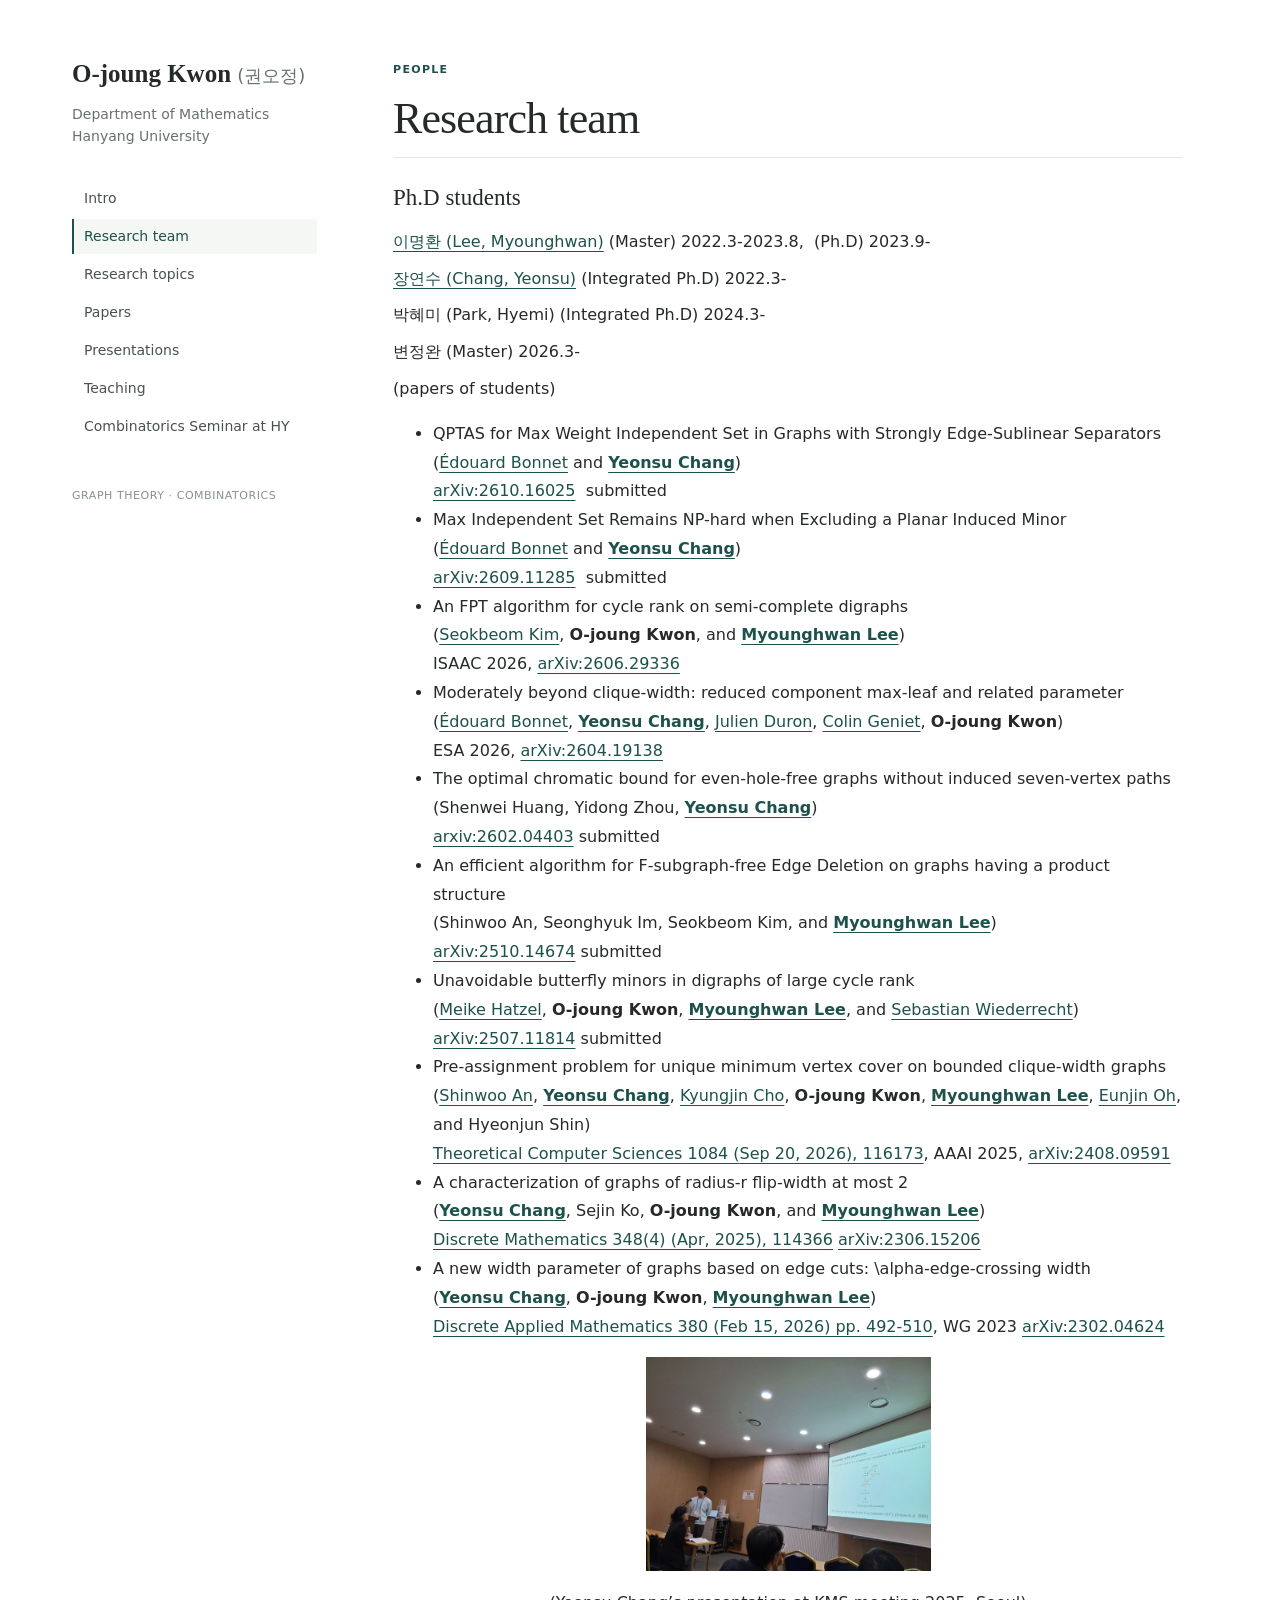
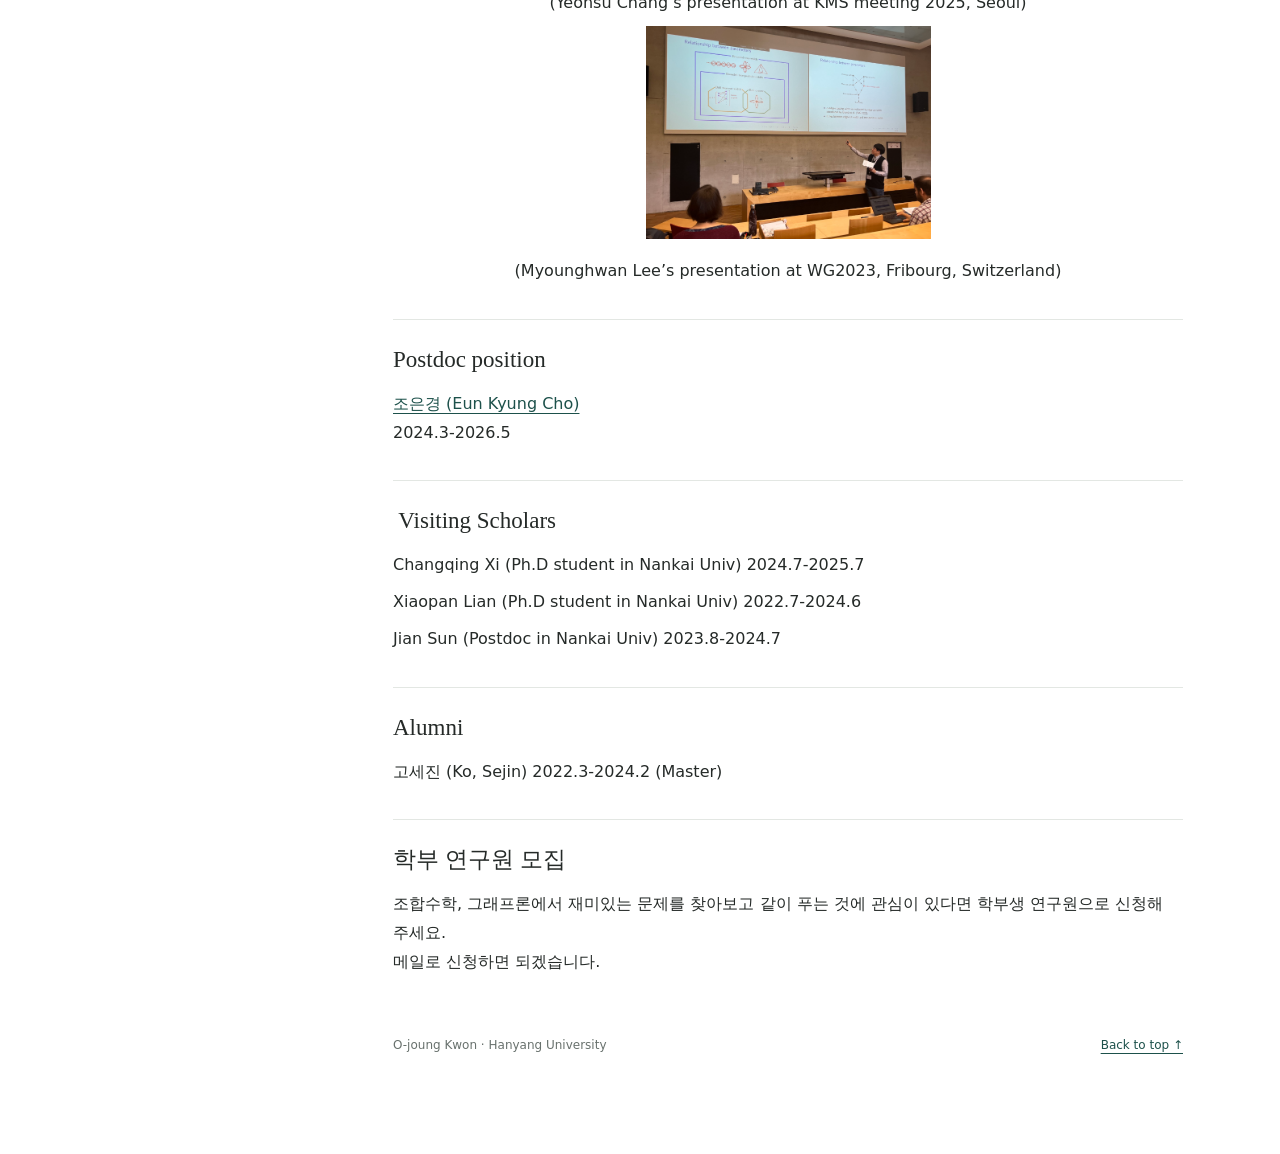
<file: research-team.html>
<!doctype html>
<html lang="en">
<head>
  <meta charset="utf-8">
  <meta name="viewport" content="width=device-width, initial-scale=1">
  <meta name="description" content="Research team — O-joung Kwon, Department of Mathematics, Hanyang University.">
  <title>Research team · O-joung Kwon</title>
  <link rel="stylesheet" href="styles.css">
  <link rel="icon" href="data:image/svg+xml,%3Csvg xmlns='http://www.w3.org/2000/svg' viewBox='0 0 40 40'%3E%3Crect width='40' height='40' rx='8' fill='%231d514b'/%3E%3Ctext x='20' y='28' text-anchor='middle' fill='white' font-family='Georgia' font-size='26'%3EK%3C/text%3E%3C/svg%3E">
</head>
<body>
<a class="skip" href="#content">Skip to content</a>
<div class="site-layout">
  <header class="sidebar">
    <a class="site-name" href="index.html">O-joung Kwon <span>(권오정)</span></a>
    <p class="affiliation">Department of Mathematics<br>Hanyang University</p>
    <nav aria-label="Main navigation">
        <a href="index.html">Intro</a>
        <a href="research-team.html" aria-current=page>Research team</a>
        <a href="research.html">Research topics</a>
        <a href="papers.html">Papers</a>
        <a href="presentations.html">Presentations</a>
        <a href="teaching.html">Teaching</a>
        <a href="seminar.html">Combinatorics Seminar at HY</a>
    </nav>
    <p class="sidebar-foot">Graph theory · Combinatorics</p>
  </header>
  <main id="content" class="content">
    <p class="eyebrow">People</p>
    <h1>Research team</h1>
    <section>
    <h2>Ph.D students</h2>
    <p><a href="https://myounghwanlee.super.site">이명환 (Lee, Myounghwan)</a> (Master) 2022.3-2023.8,  (Ph.D) 2023.9-</p>
    <p><a href="https://yeonsuchang.com">장연수 (Chang, Yeonsu)</a> (Integrated Ph.D) 2022.3-</p>
    <p>박혜미 (Park, Hyemi) (Integrated Ph.D) 2024.3-</p>
    <p>변정완 (Master) 2026.3-</p>
    <p>(papers of students)</p>
    <ul>
    <li>QPTAS for Max Weight Independent Set in Graphs with Strongly Edge-Sublinear Separators<br />
    (<a href="https://perso.ens-lyon.fr/edouard.bonnet/">Édouard Bonnet</a> and <a href="https://yeonsuchang.com"><strong>Yeonsu Chang</strong></a>)<br />
    <a href="https://arxiv.org/abs/2610.16025">arXiv:2610.16025</a>  submitted</li>
    <li>Max Independent Set Remains NP-hard when Excluding a Planar Induced Minor<br />
    (<a href="https://perso.ens-lyon.fr/edouard.bonnet/">Édouard Bonnet</a> and <a href="https://yeonsuchang.com"><strong>Yeonsu Chang</strong></a>)<br />
    <a href="https://arxiv.org/abs/2609.11285">arXiv:2609.11285</a>  submitted</li>
    <li>An FPT algorithm for cycle rank on semi-complete digraphs<br />
    (<a href="https://dimag.ibs.re.kr/home/seokbeom/">Seokbeom Kim</a>, <strong>O-joung Kwon</strong>, and <a href="https://myounghwanlee.super.site"><strong>Myounghwan Lee</strong></a>)<br />
    ISAAC 2026, <a href="https://arxiv.org/abs/2606.29336">arXiv:2606.29336</a></li>
    <li>Moderately beyond clique-width: reduced component max-leaf and related parameter<br />
    (<a href="https://perso.ens-lyon.fr/edouard.bonnet/">Édouard Bonnet</a>, <strong><a href="https://yeonsuchang.com">Yeonsu Chang</a></strong>, <a href="https://www.mimuw.edu.pl/en/employees/482245/">Julien Duron</a>, <a href="https://colingeniet.com/">Colin Geniet</a>, <strong>O-joung Kwon</strong>)<br />
    ESA 2026, <a href="https://arxiv.org/abs/2604.19138">arXiv:2604.19138</a></li>
    <li>The optimal chromatic bound for even-hole-free graphs without induced seven-vertex paths<br />
    (Shenwei Huang, Yidong Zhou, <a href="https://yeonsuchang.com"><strong>Yeonsu Chang</strong></a>)<br />
    <a href="https://arxiv.org/abs/2602.04403">arxiv:2602.04403</a> submitted</li>
    <li>An eﬃcient algorithm for F-subgraph-free Edge Deletion on graphs having a product structure<br />
    (Shinwoo An, Seonghyuk Im, Seokbeom Kim, and <a href="https://myounghwanlee.super.site"><strong>Myounghwan Lee</strong></a>)<br />
    <a href="https://arxiv.org/abs/2510.14674">arXiv:2510.14674</a> submitted</li>
    <li>Unavoidable butterfly minors in digraphs of large cycle rank<br />
    (<a href="https://meikehatzel.com">Meike Hatzel</a>, <strong>O-joung Kwon</strong>, <a href="https://myounghwanlee.super.site"><strong>Myounghwan Lee</strong></a>, and <a href="https://www.wiederrecht.com">Sebastian Wiederrecht</a>)<br />
    <a href="https://arxiv.org/abs/2507.11814">arXiv:2507.11814</a> submitted</li>
    <li>Pre-assignment problem for unique minimum vertex cover on bounded clique-width graphs<br />
    (<a href="https://www.shinwooan.com">Shinwoo An</a>, <strong><a href="https://yeonsuchang.com">Yeonsu Chang</a></strong>, <a href="https://jkj8944.github.io">Kyungjin Cho</a>, <strong>O-joung Kwon</strong>, <a href="https://myounghwanlee.super.site"><strong>Myounghwan Lee</strong></a>, <a href="https://sites.google.com/view/eunjinoh/">Eunjin Oh</a>, and Hyeonjun Shin)<br />
    <a href="https://doi.org/10.1016/j.tcs.2026.116173">Theoretical Computer Sciences<span class="anchor-text-container"><span class="anchor-text"> 1084 (</span></span>Sep 20, 2026), 116173</a>, AAAI 2025, <a href="https://arxiv.org/abs/2408.09591">arXiv:2408.09591</a></li>
    <li><span dir="ltr" role="presentation">A characterization of graphs of radius-</span><span dir="ltr" role="presentation">r</span> <span dir="ltr" role="presentation">flip-width at most 2<br />
    (<strong><a href="https://yeonsuchang.com">Yeonsu Chang</a></strong>, Sejin Ko, <strong>O-joung Kwon</strong>, and <a href="https://myounghwanlee.super.site"><strong>Myounghwan Lee</strong></a>)<br />
    <a href="https://doi.org/10.1016/j.disc.2024.114366">Discrete Mathematics 348(4) (Apr, 2025), 114366</a> <a href="https://arxiv.org/abs/2306.15206">arXiv:2306.15206</a></span></li>
    <li>A new width parameter of graphs based on edge cuts: \alpha-edge-crossing width<br />
    (<strong><a href="https://yeonsuchang.com">Yeonsu Chang</a></strong>, <strong>O-joung Kwon</strong>, <a href="https://myounghwanlee.super.site"><strong>Myounghwan Lee</strong></a>)<br />
    <a href="https://doi.org/10.1016/j.dam.2025.10.056">Discrete Applied Mathematics 380 (Feb 15, 2026) pp. 492-510</a>, WG 2023 <a href="http://arxiv.org/abs/2302.04624">arXiv:2302.04624</a></li>
    </ul>
    <p class="team-photo"><img src="assets/images/yeonsu.jpeg" alt="Yeonsu Chang presenting at KMS meeting 2025 in Seoul" width="285" height="214"></p>
    <p class="team-photo">(Yeonsu Chang&#8217;s presentation at KMS meeting 2025, Seoul)</p>
    <p class="team-photo"><img src="assets/images/leepresentationWG.jpeg" alt="Myounghwan Lee presenting at WG2023 in Fribourg, Switzerland" width="285" height="215"></p>
    <p class="team-photo">(Myounghwan Lee&#8217;s presentation at WG2023, Fribourg, Switzerland)</p>
    </section>
    <section>
    <h2>Postdoc position</h2>
    <p><a href="https://sites.google.com/view/ekcho/home">조은경 (Eun Kyung Cho)</a><br />
    2024.3-2026.5</p>
    </section>
    <section>
    <h2> Visiting Scholars</h2>
    <p>Changqing Xi (Ph.D student in Nankai Univ) 2024.7-2025.7</p>
    <p>Xiaopan Lian (Ph.D student in Nankai Univ) 2022.7-2024.6</p>
    <p>Jian Sun (Postdoc in Nankai Univ) 2023.8-2024.7</p>
    </section>
    <section>
    <h2>Alumni</h2>
    <p>고세진 (Ko, Sejin) 2022.3-2024.2 (Master)</p>
    </section>
    <section>
    <h2>학부 연구원 모집</h2>
    <p>조합수학, 그래프론에서 재미있는 문제를 찾아보고 같이 푸는 것에 관심이 있다면 학부생 연구원으로 신청해 주세요.<br />
    메일로 신청하면 되겠습니다.</p>
    </section>
    <footer><span>O-joung Kwon · Hanyang University</span><a href="#content">Back to top ↑</a></footer>
  </main>
</div>
</body>
</html>
</file>
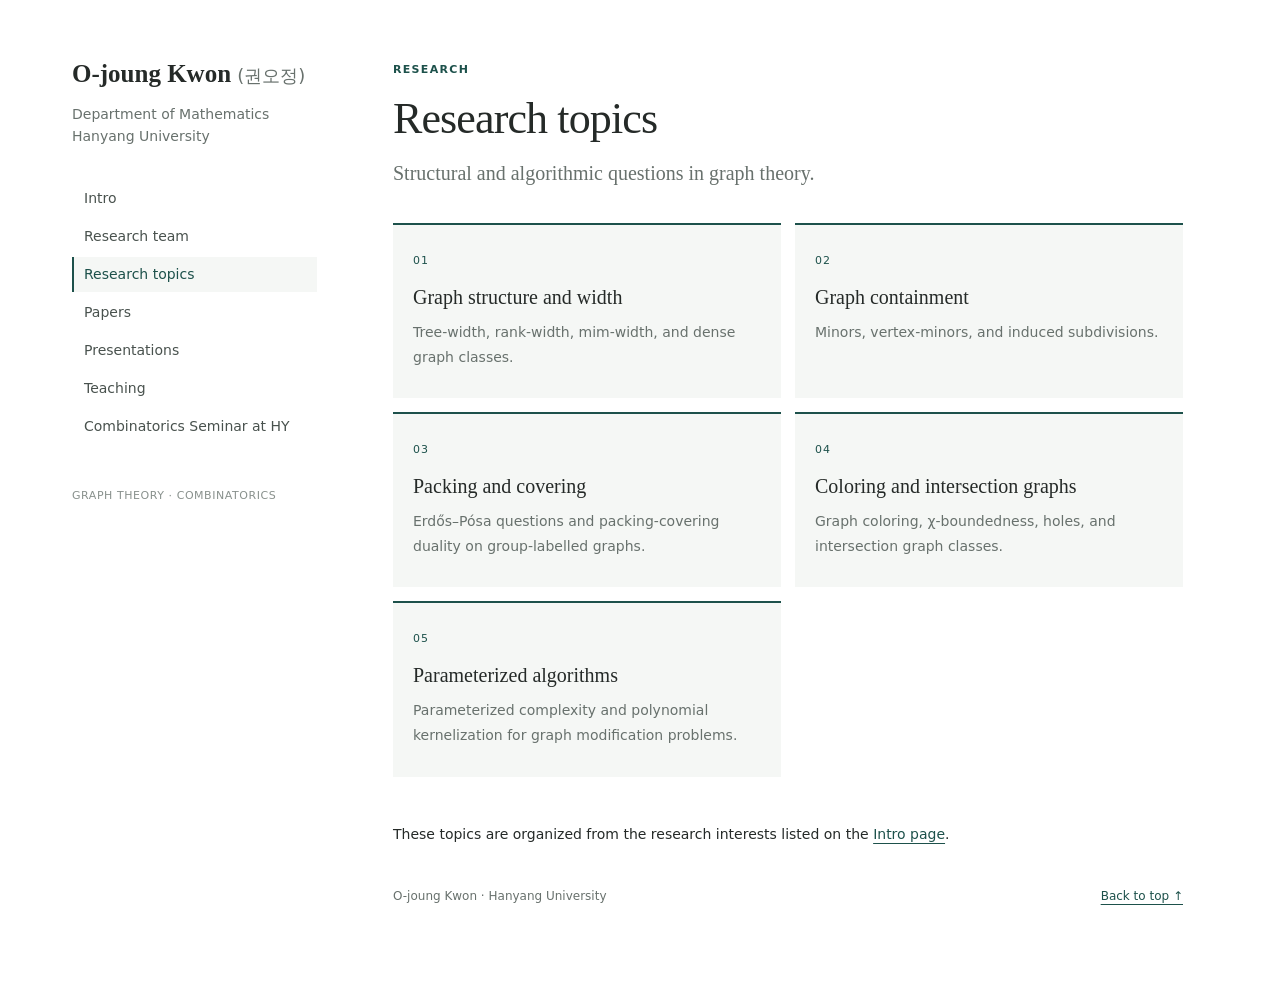
<file: research.html>
<!doctype html>
<html lang="en">
<head>
  <meta charset="utf-8">
  <meta name="viewport" content="width=device-width, initial-scale=1">
  <meta name="description" content="Research topics — O-joung Kwon, Department of Mathematics, Hanyang University.">
  <title>Research topics · O-joung Kwon</title>
  <link rel="stylesheet" href="styles.css">
  <link rel="icon" href="data:image/svg+xml,%3Csvg xmlns='http://www.w3.org/2000/svg' viewBox='0 0 40 40'%3E%3Crect width='40' height='40' rx='8' fill='%231d514b'/%3E%3Ctext x='20' y='28' text-anchor='middle' fill='white' font-family='Georgia' font-size='26'%3EK%3C/text%3E%3C/svg%3E">
</head>
<body>
<a class="skip" href="#content">Skip to content</a>
<div class="site-layout">
  <header class="sidebar">
    <a class="site-name" href="index.html">O-joung Kwon <span>(권오정)</span></a>
    <p class="affiliation">Department of Mathematics<br>Hanyang University</p>
    <nav aria-label="Main navigation">
        <a href="index.html">Intro</a>
        <a href="research-team.html">Research team</a>
        <a href="research.html" aria-current=page>Research topics</a>
        <a href="papers.html">Papers</a>
        <a href="presentations.html">Presentations</a>
        <a href="teaching.html">Teaching</a>
        <a href="seminar.html">Combinatorics Seminar at HY</a>
    </nav>
    <p class="sidebar-foot">Graph theory · Combinatorics</p>
  </header>
  <main id="content" class="content">
    <p class="eyebrow">Research</p>
    <h1>Research topics</h1>
    <p class="lead">Structural and algorithmic questions in graph theory.</p>
    <section class="topic-grid">
      <article class="topic"><span class="topic-index">01</span><h2>Graph structure and width</h2><p>Tree-width, rank-width, mim-width, and dense graph classes.</p></article>
      <article class="topic"><span class="topic-index">02</span><h2>Graph containment</h2><p>Minors, vertex-minors, and induced subdivisions.</p></article>
      <article class="topic"><span class="topic-index">03</span><h2>Packing and covering</h2><p>Erdős–Pósa questions and packing-covering duality on group-labelled graphs.</p></article>
      <article class="topic"><span class="topic-index">04</span><h2>Coloring and intersection graphs</h2><p>Graph coloring, χ-boundedness, holes, and intersection graph classes.</p></article>
      <article class="topic"><span class="topic-index">05</span><h2>Parameterized algorithms</h2><p>Parameterized complexity and polynomial kernelization for graph modification problems.</p></article>
    </section>
    <p class="source-link">These topics are organized from the research interests listed on the <a href="index.html">Intro page</a>.</p>
    <footer><span>O-joung Kwon · Hanyang University</span><a href="#content">Back to top ↑</a></footer>
  </main>
</div>
</body>
</html>
</file>
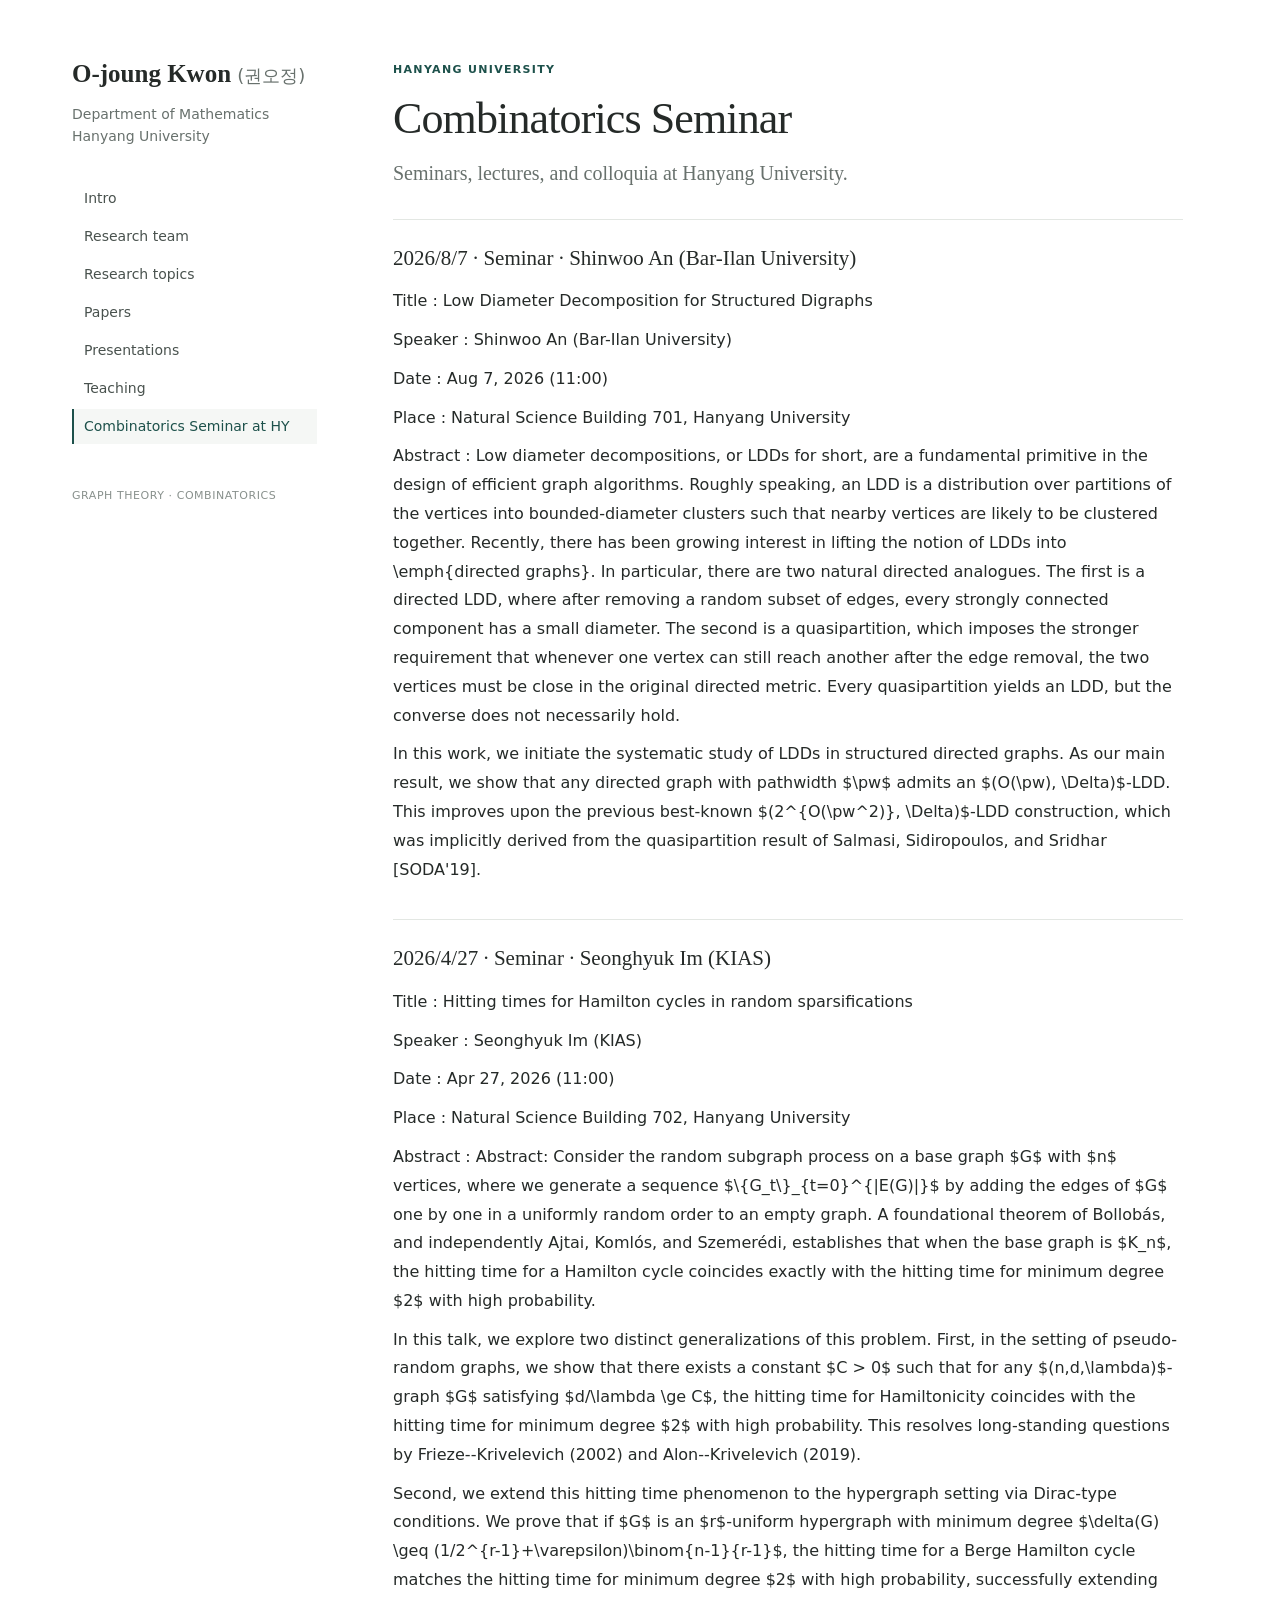
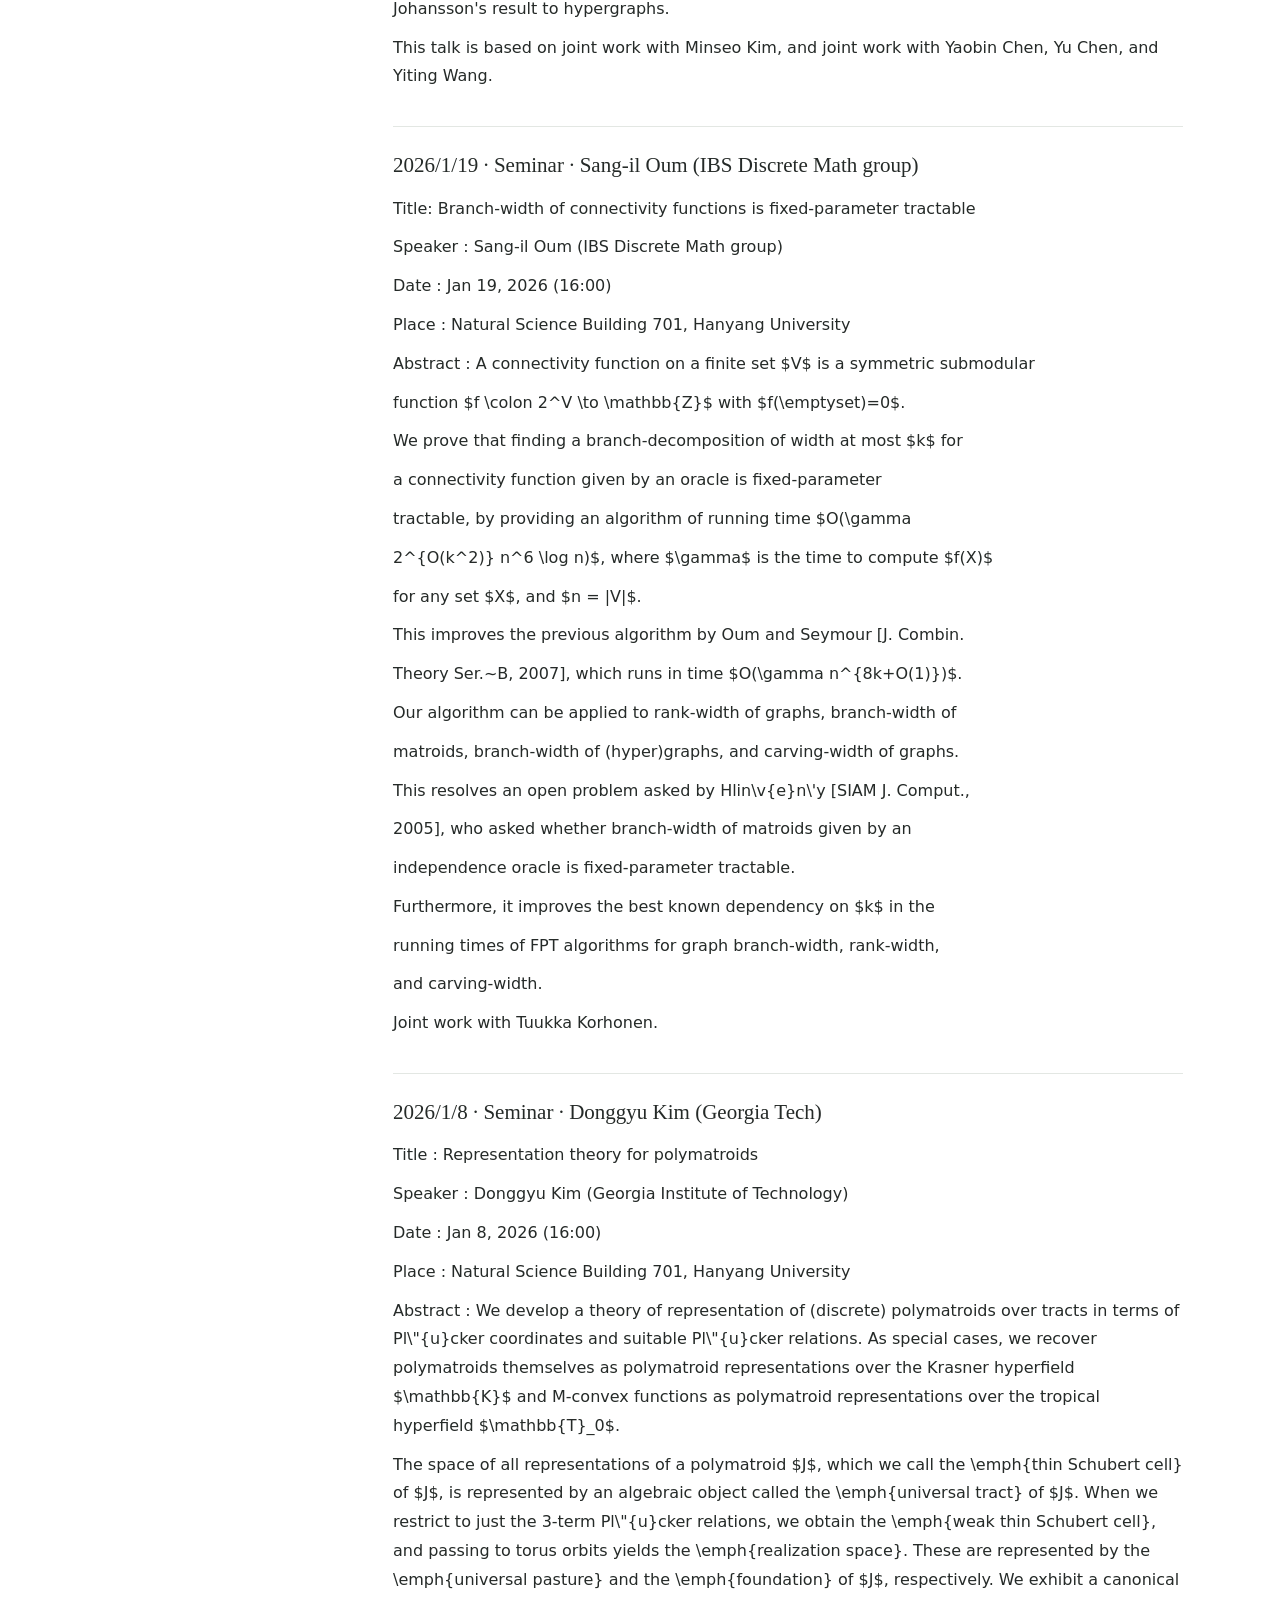
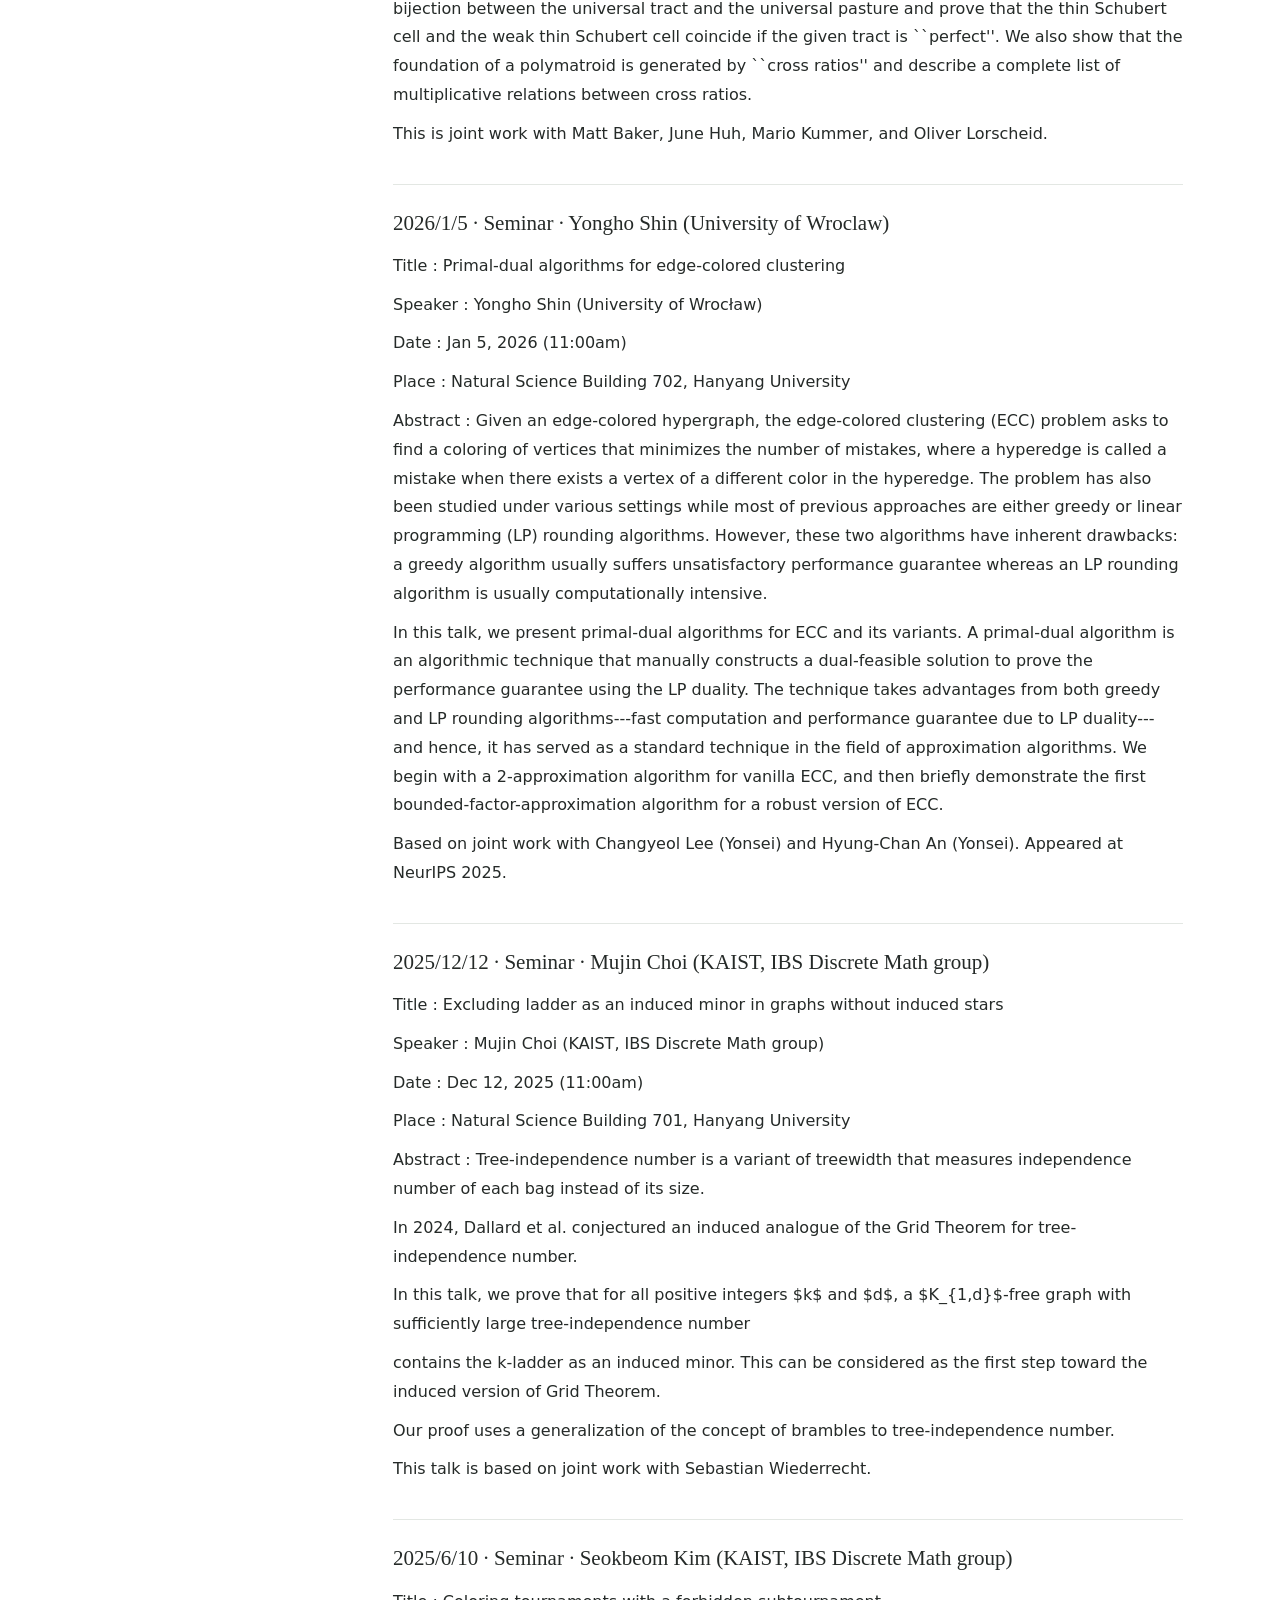
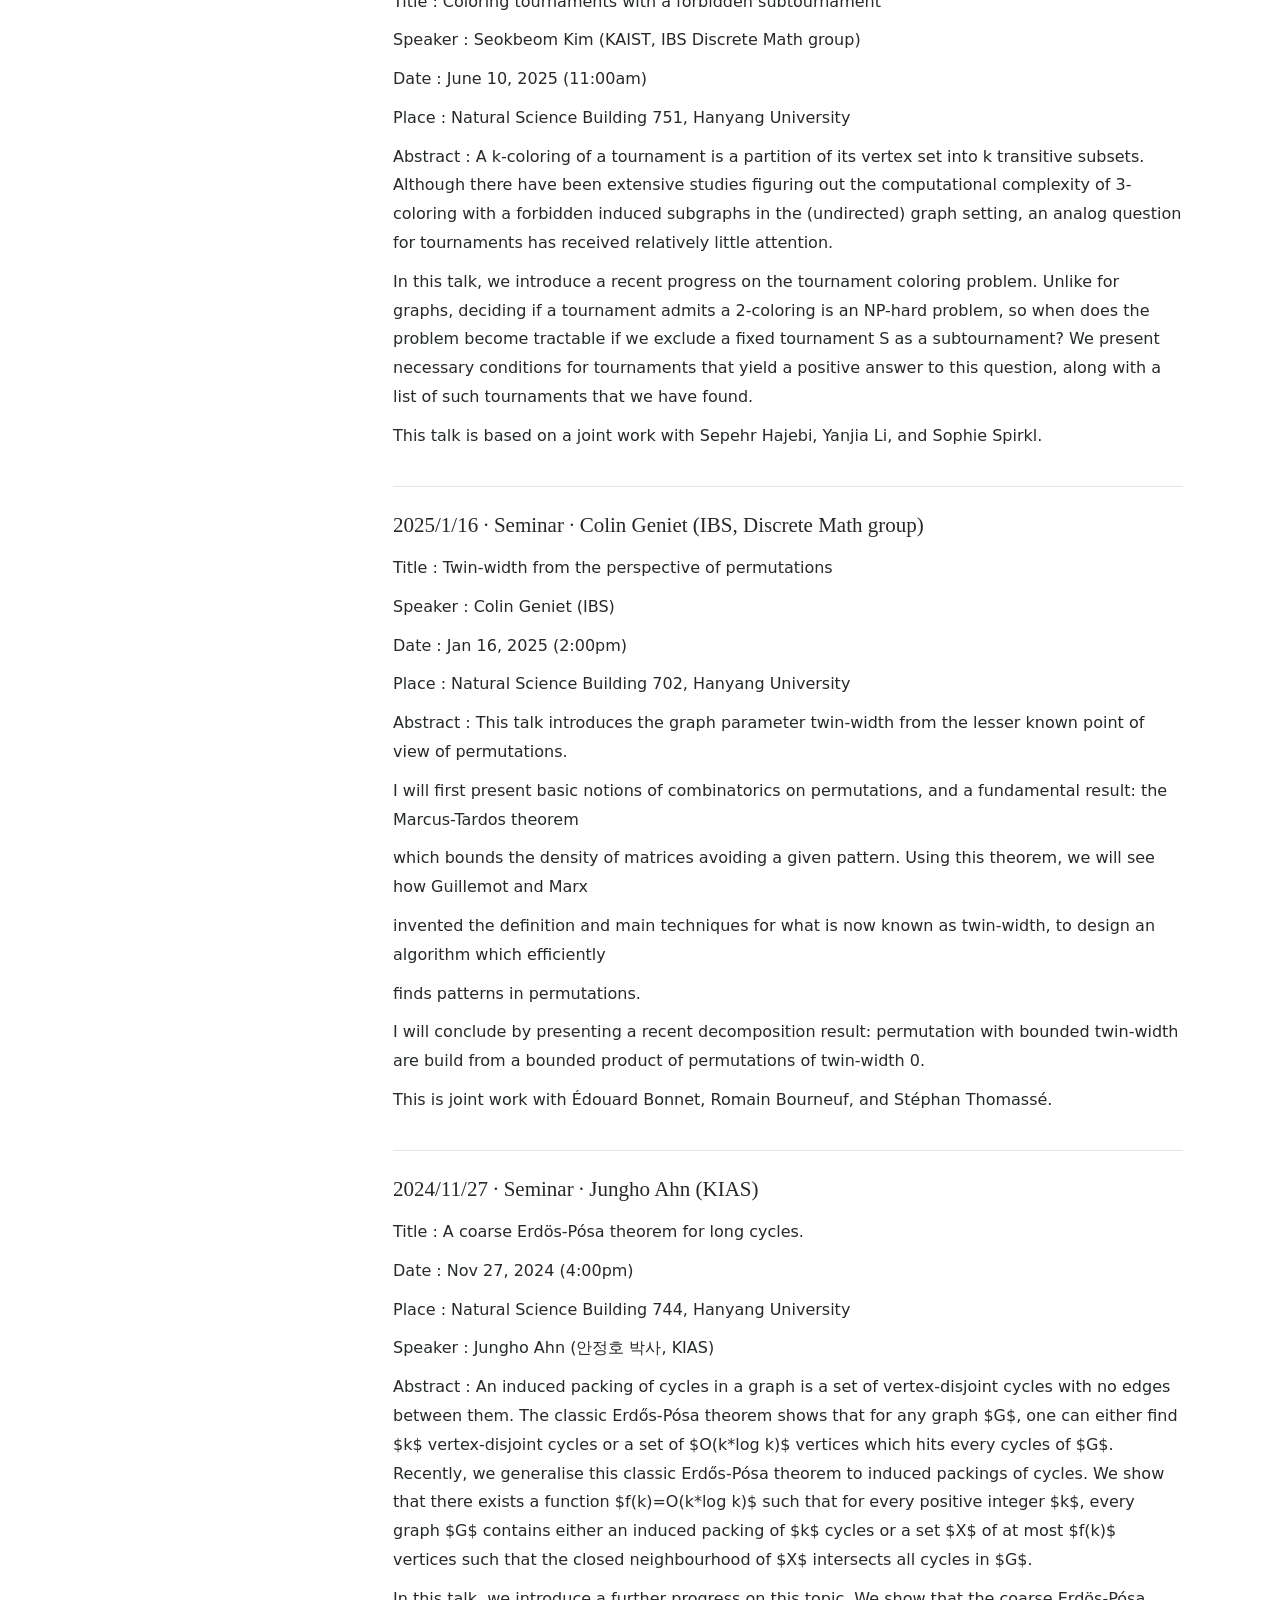
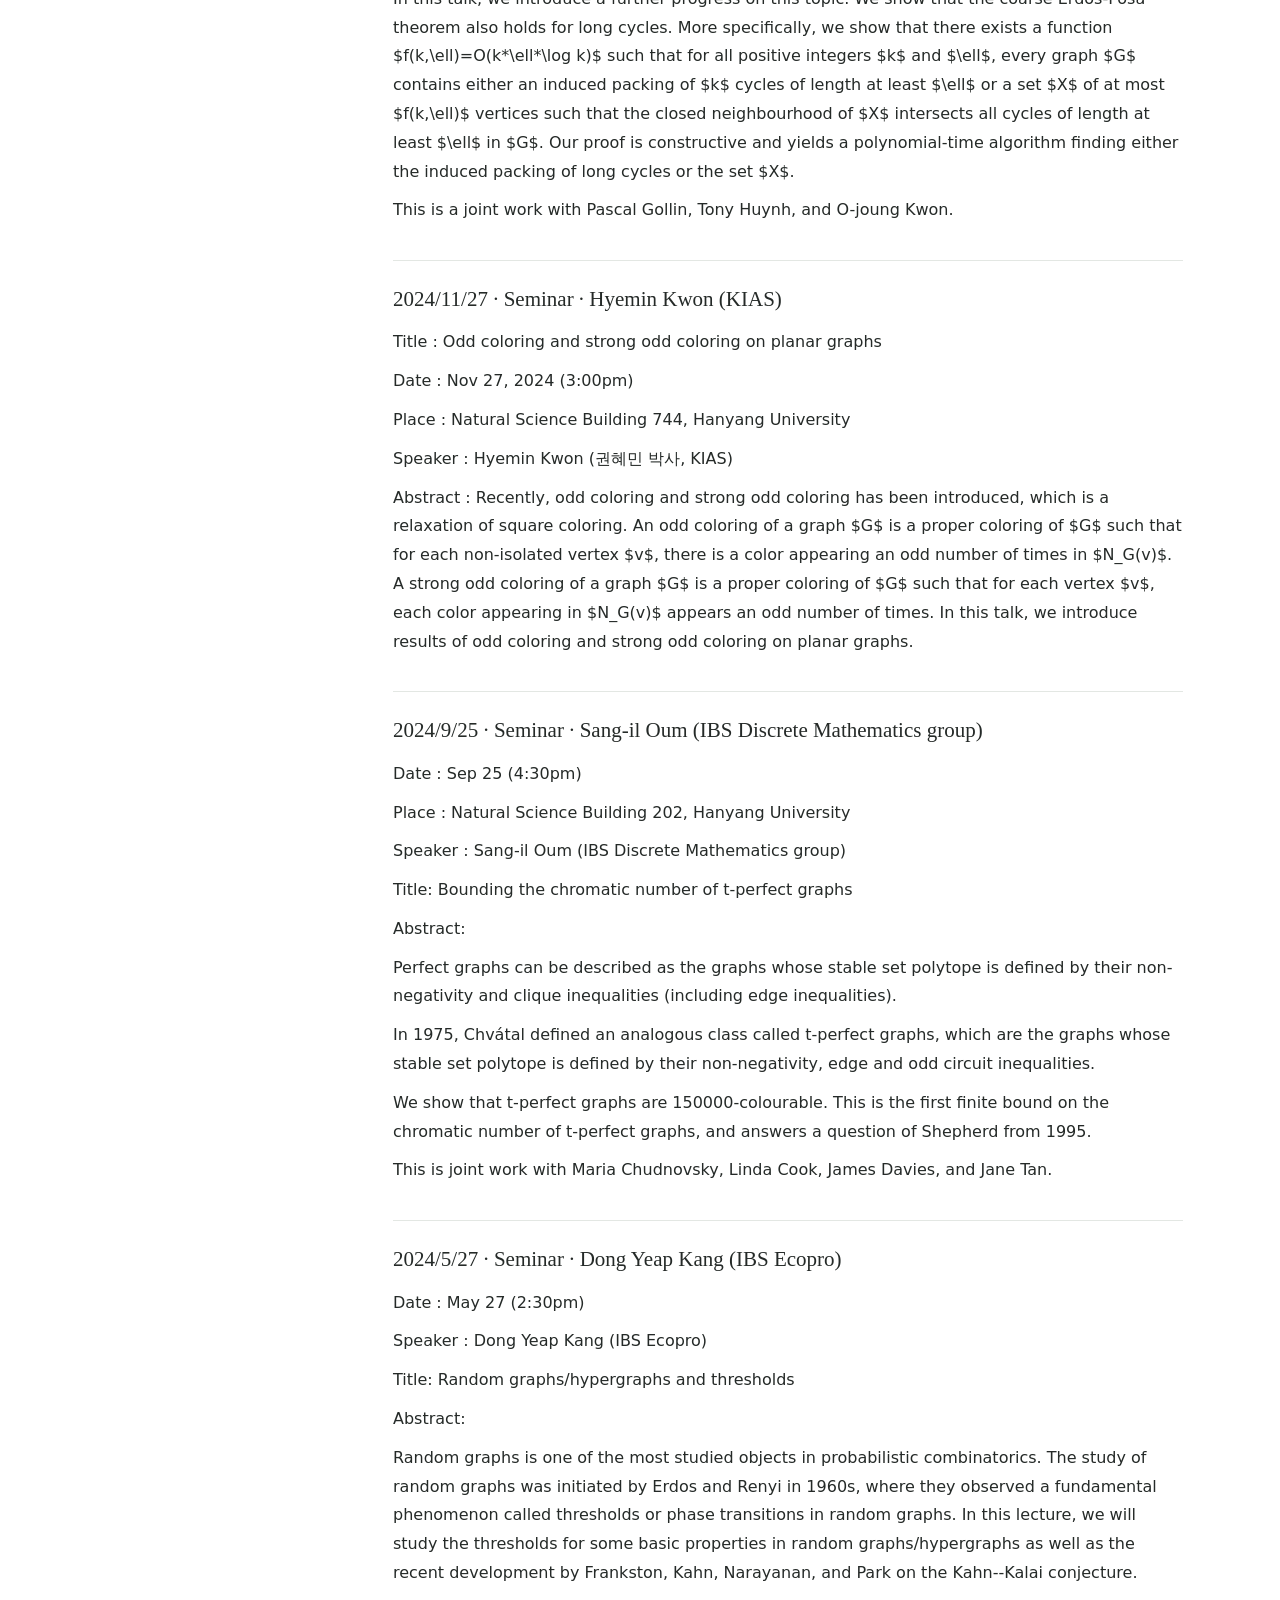
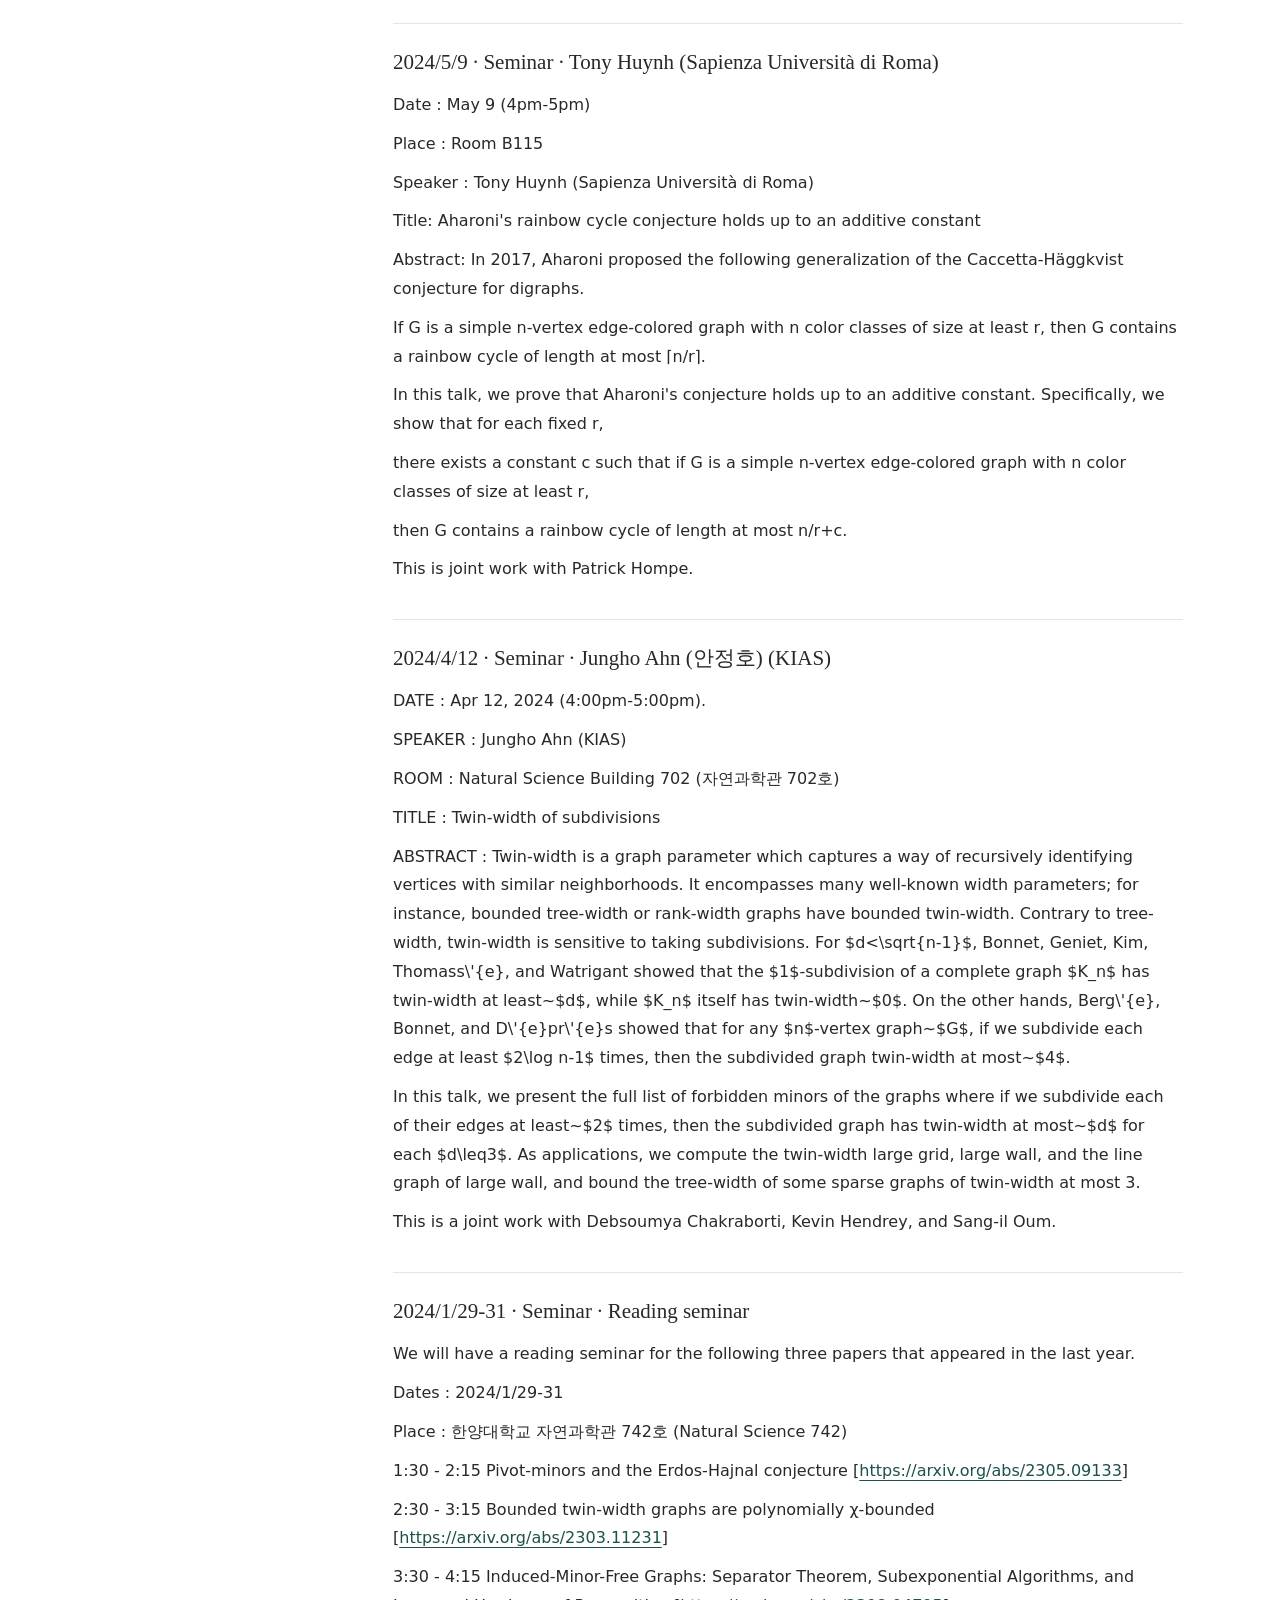
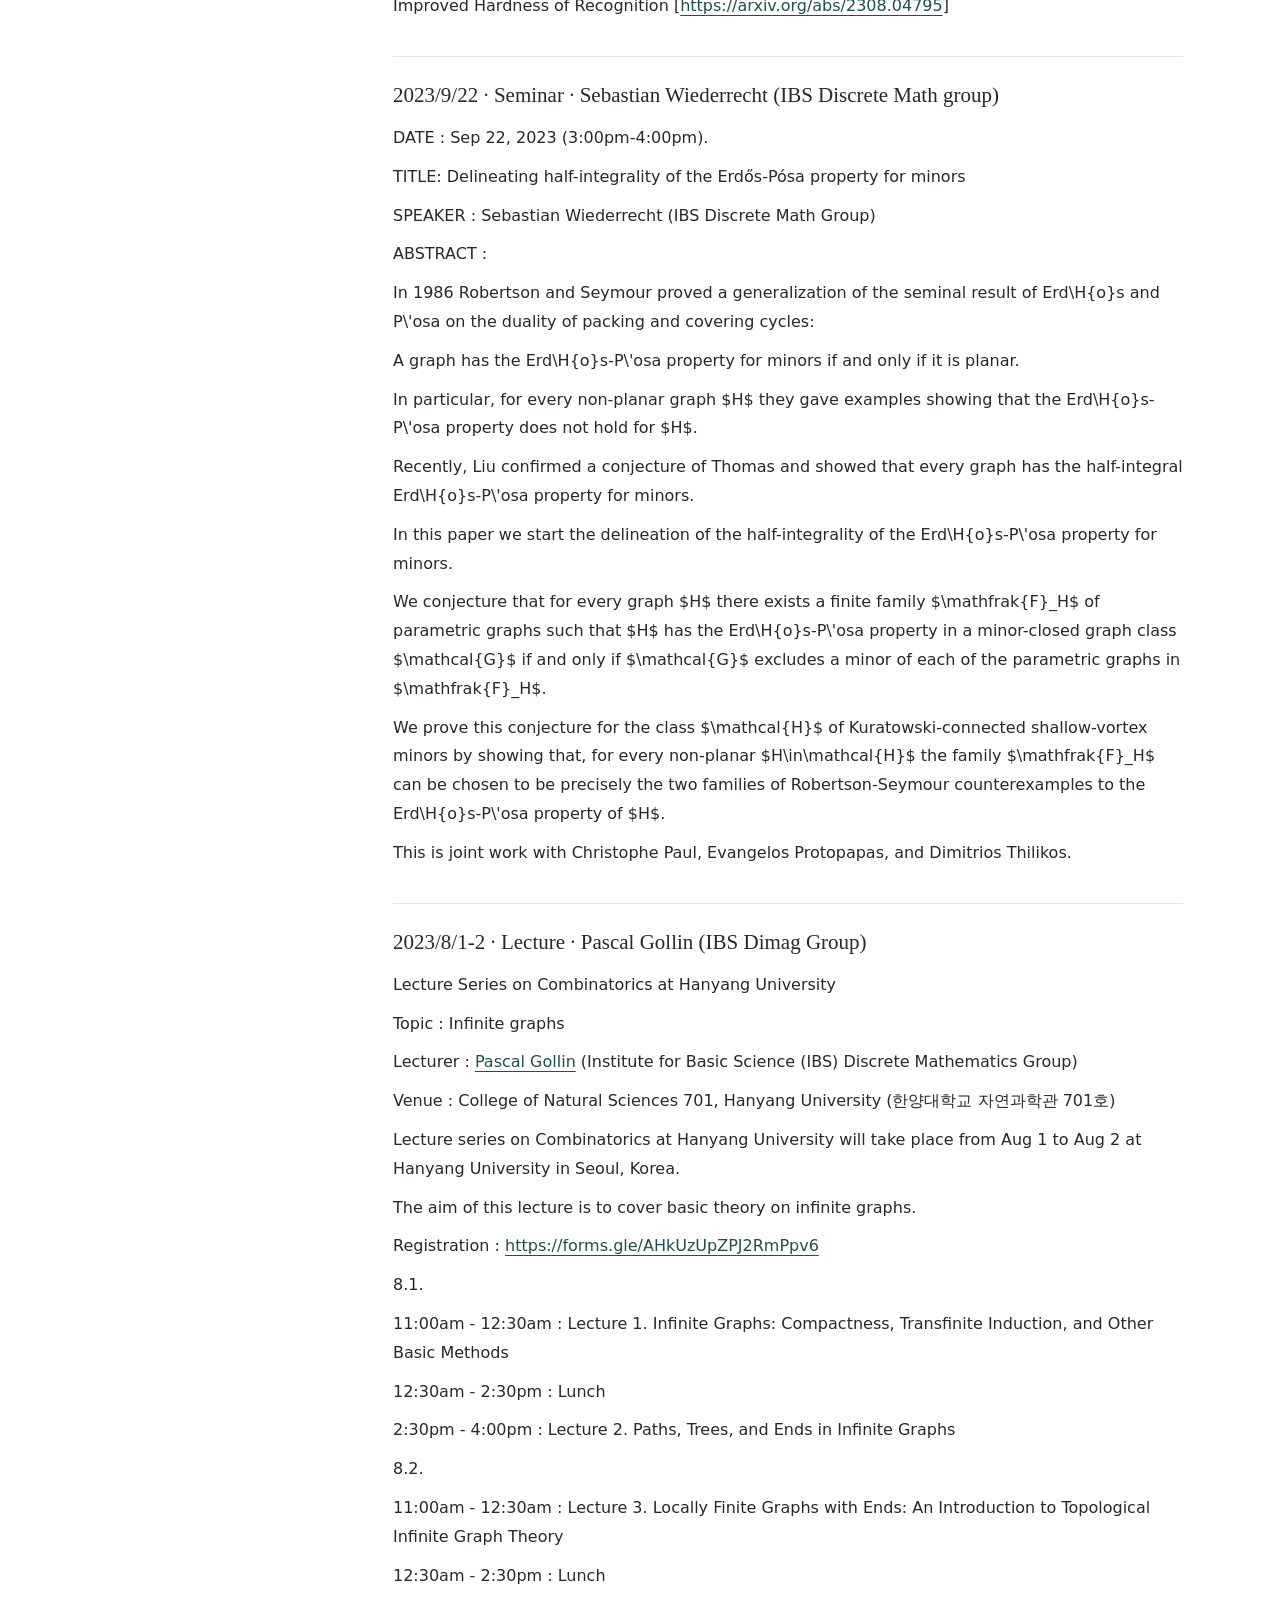
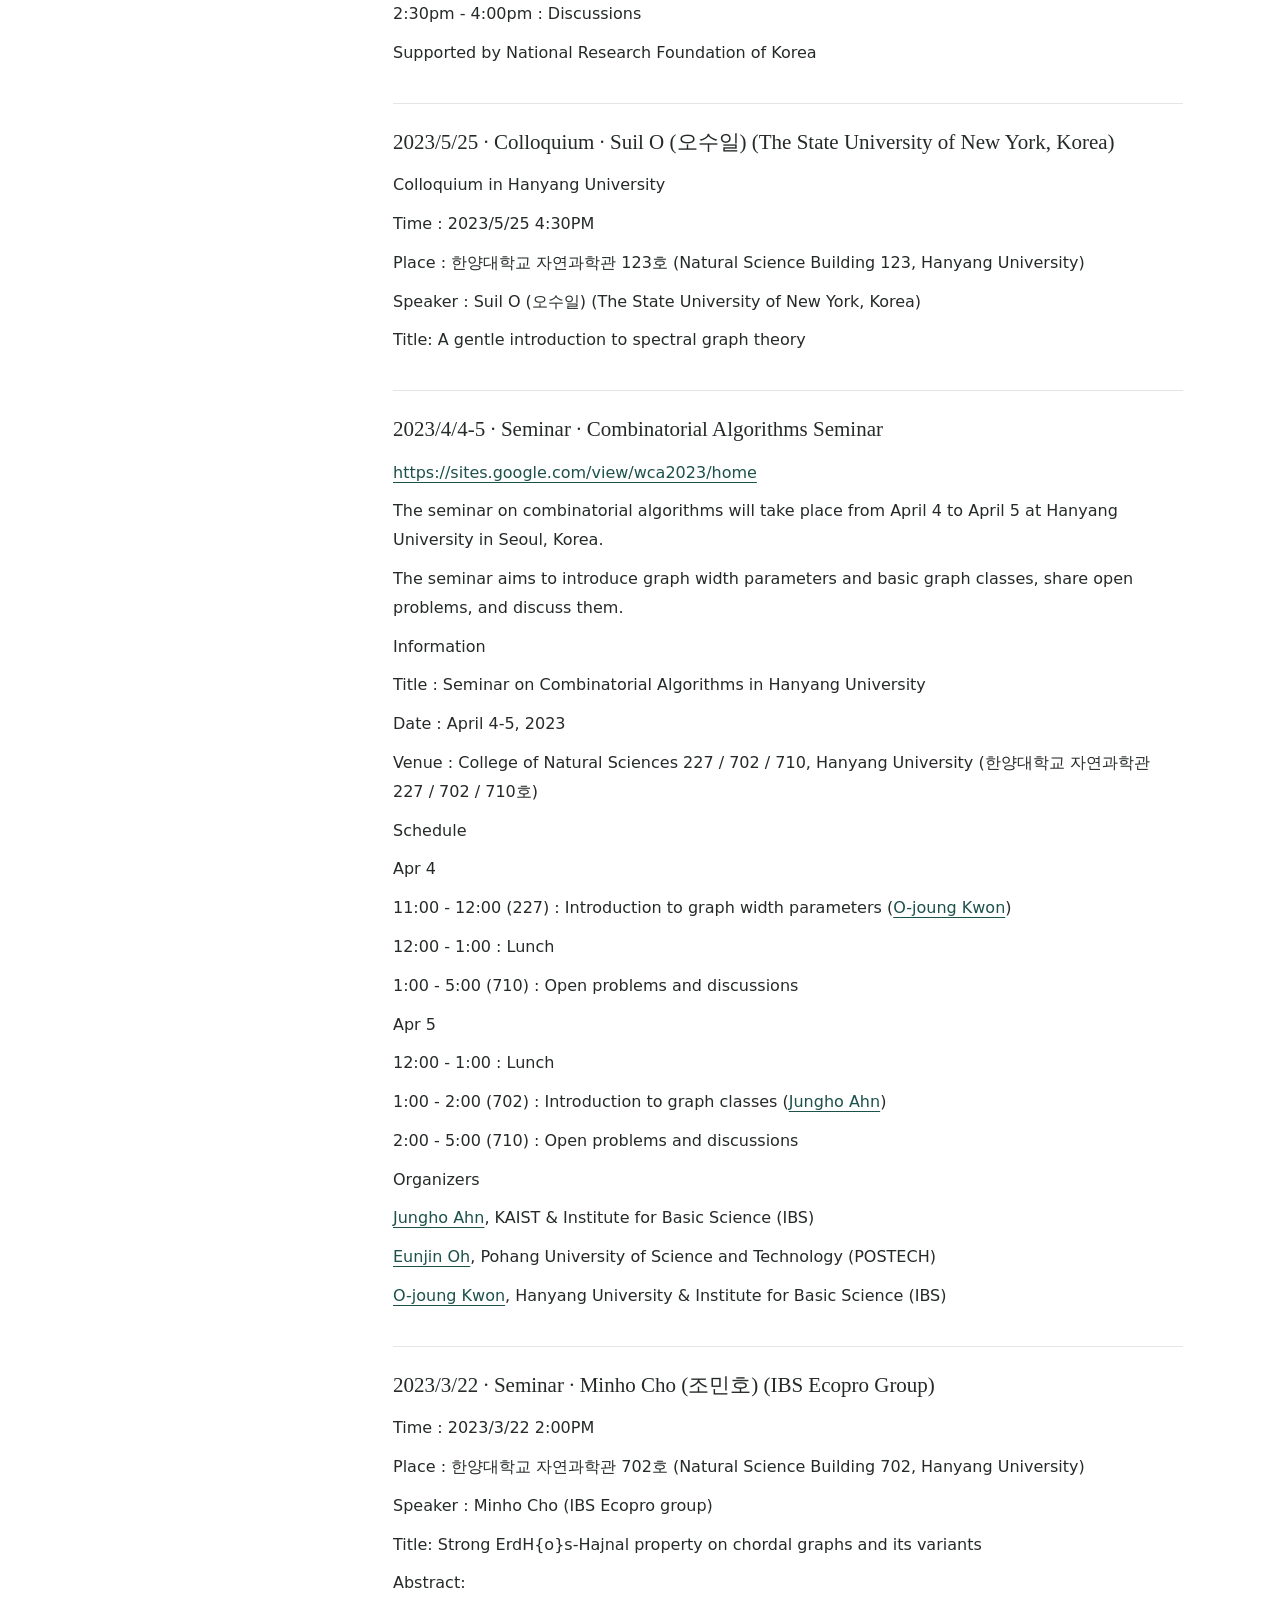
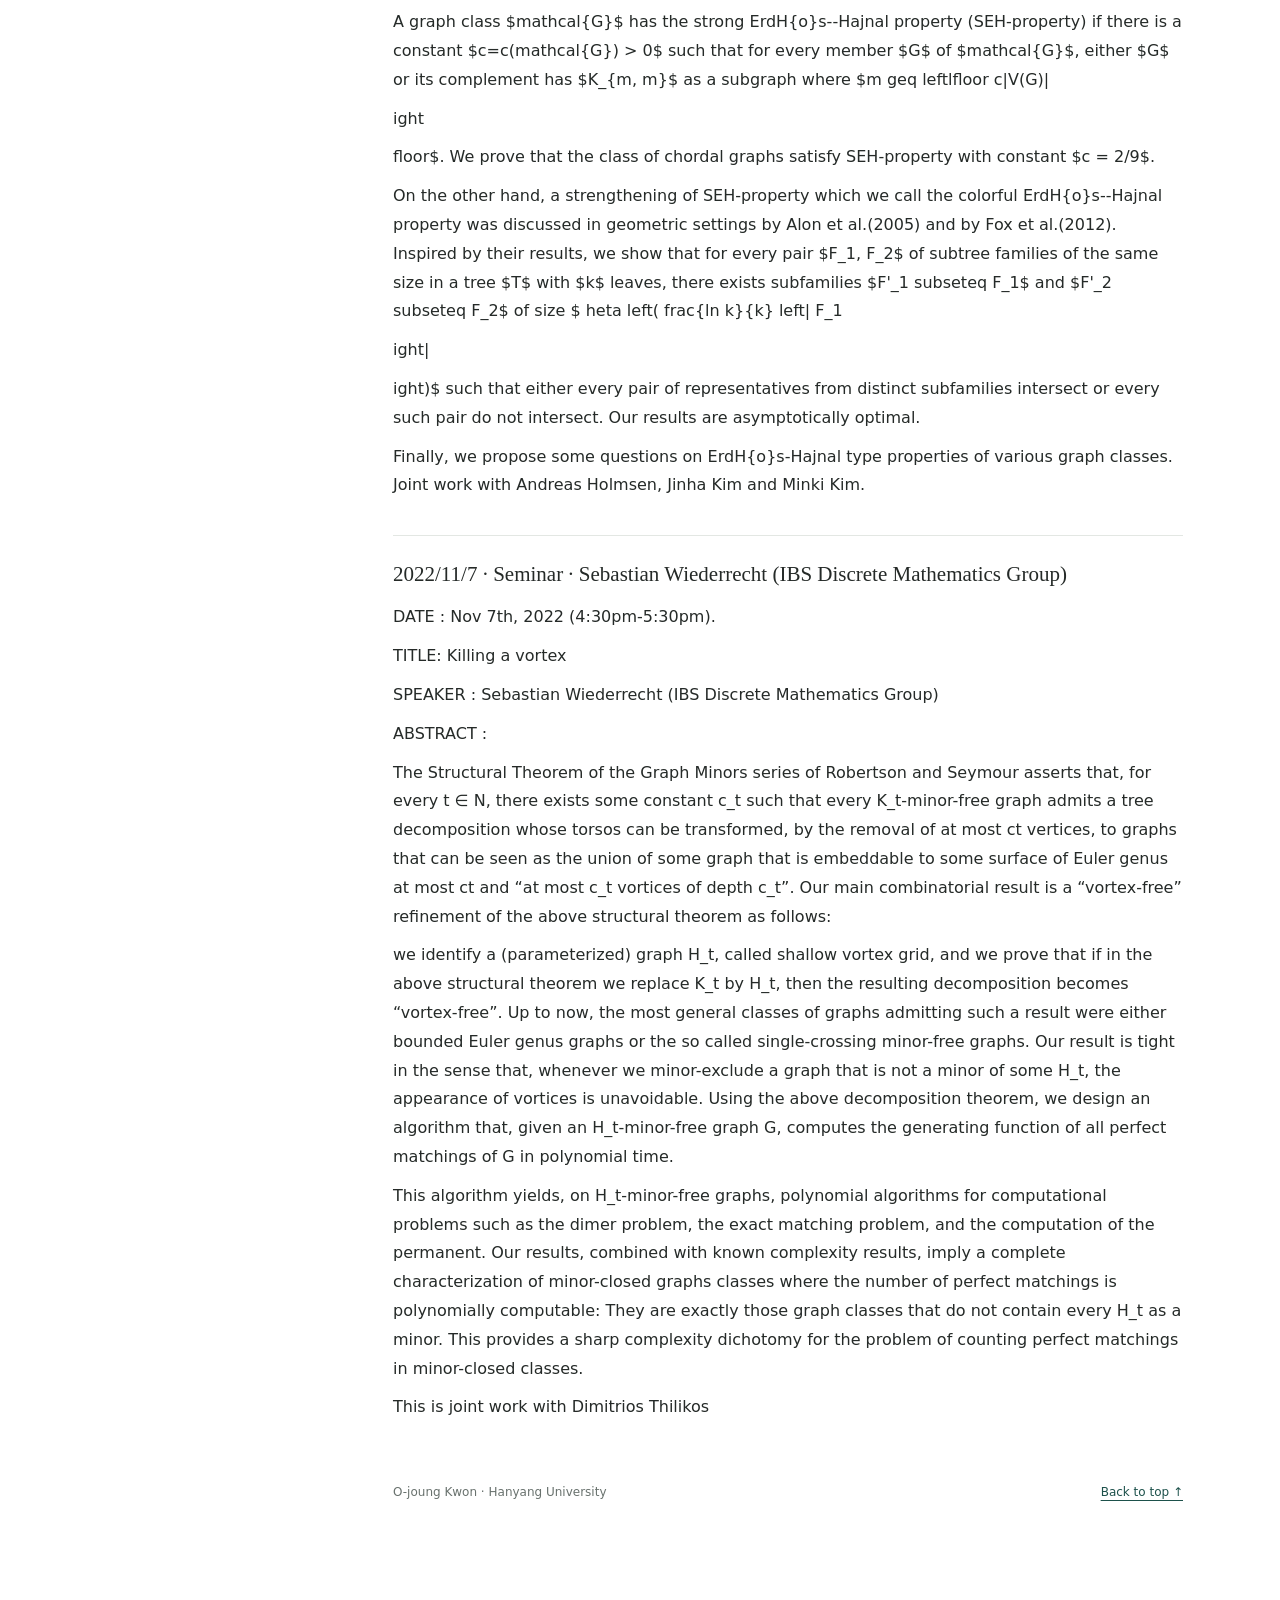
<file: seminar.html>
<!doctype html>
<html lang="en">
<head>
  <meta charset="utf-8">
  <meta name="viewport" content="width=device-width, initial-scale=1">
  <meta name="description" content="Combinatorics Seminar at HY — O-joung Kwon, Department of Mathematics, Hanyang University.">
  <title>Combinatorics Seminar at HY · O-joung Kwon</title>
  <link rel="stylesheet" href="styles.css">
  <link rel="icon" href="data:image/svg+xml,%3Csvg xmlns='http://www.w3.org/2000/svg' viewBox='0 0 40 40'%3E%3Crect width='40' height='40' rx='8' fill='%231d514b'/%3E%3Ctext x='20' y='28' text-anchor='middle' fill='white' font-family='Georgia' font-size='26'%3EK%3C/text%3E%3C/svg%3E">
</head>
<body>
<a class="skip" href="#content">Skip to content</a>
<div class="site-layout">
  <header class="sidebar">
    <a class="site-name" href="index.html">O-joung Kwon <span>(권오정)</span></a>
    <p class="affiliation">Department of Mathematics<br>Hanyang University</p>
    <nav aria-label="Main navigation">
        <a href="index.html">Intro</a>
        <a href="research-team.html">Research team</a>
        <a href="research.html">Research topics</a>
        <a href="papers.html">Papers</a>
        <a href="presentations.html">Presentations</a>
        <a href="teaching.html">Teaching</a>
        <a href="seminar.html" aria-current=page>Combinatorics Seminar at HY</a>
    </nav>
    <p class="sidebar-foot">Graph theory · Combinatorics</p>
  </header>
  <main id="content" class="content">
    <p class="eyebrow">Hanyang University</p>
    <h1>Combinatorics Seminar</h1>
    <p class="lead">Seminars, lectures, and colloquia at Hanyang University.</p>
    <section class="seminar-event" id="seminar-27">
      <h2>2026/8/7 · Seminar ·  Shinwoo An (Bar-Ilan University)</h2>
      <div class="seminar-text">
        <p>Title : Low Diameter Decomposition for Structured Digraphs</p>
        <p>Speaker : Shinwoo An (Bar-Ilan University)</p>
        <p>Date : Aug 7, 2026 (11:00)</p>
        <p>Place : Natural Science Building 701, Hanyang University</p>
        <p>Abstract : Low diameter decompositions, or LDDs for short, are a fundamental primitive in the design of efficient graph algorithms. Roughly speaking, an LDD is a distribution over partitions of the vertices into bounded-diameter clusters such that nearby vertices are likely to be clustered together. Recently, there has been growing interest in lifting the notion of LDDs into \emph{directed graphs}. In particular, there are two natural directed analogues. The first is a directed LDD, where after removing a random subset of edges, every strongly connected component has a small diameter. The second is a quasipartition, which imposes the stronger requirement that whenever one vertex can still reach another after the edge removal, the two vertices must be close in the original directed metric. Every quasipartition yields an LDD, but the converse does not necessarily hold.</p>
        <p>In this work, we initiate the systematic study of LDDs in structured directed graphs. As our main result, we show that any directed graph with pathwidth $\pw$ admits an $(O(\pw), \Delta)$-LDD. This improves upon the previous best-known $(2^{O(\pw^2)}, \Delta)$-LDD construction, which was implicitly derived from the quasipartition result of Salmasi, Sidiropoulos, and Sridhar [SODA&#x27;19].</p>
      </div>
    </section>
    <section class="seminar-event" id="seminar-26">
      <h2>2026/4/27 · Seminar ·  Seonghyuk Im (KIAS)</h2>
      <div class="seminar-text">
        <p>Title : Hitting times for Hamilton cycles in random sparsifications</p>
        <p>Speaker : Seonghyuk Im (KIAS)</p>
        <p>Date : Apr 27, 2026 (11:00)</p>
        <p>Place : Natural Science Building 702, Hanyang University</p>
        <p>Abstract : Abstract: Consider the random subgraph process on a base graph $G$ with $n$ vertices, where we generate a sequence $\{G_t\}_{t=0}^{|E(G)|}$ by adding the edges of $G$ one by one in a uniformly random order to an empty graph. A foundational theorem of Bollobás, and independently Ajtai, Komlós, and Szemerédi, establishes that when the base graph is $K_n$, the hitting time for a Hamilton cycle coincides exactly with the hitting time for minimum degree $2$ with high probability.</p>
        <p>In this talk, we explore two distinct generalizations of this problem. First, in the setting of pseudo-random graphs, we show that there exists a constant $C &gt; 0$ such that for any $(n,d,\lambda)$-graph $G$ satisfying $d/\lambda \ge C$, the hitting time for Hamiltonicity coincides with the hitting time for minimum degree $2$ with high probability. This resolves long-standing questions by Frieze--Krivelevich (2002) and Alon--Krivelevich (2019).</p>
        <p>Second, we extend this hitting time phenomenon to the hypergraph setting via Dirac-type conditions. We prove that if $G$ is an $r$-uniform hypergraph with minimum degree $\delta(G) \geq (1/2^{r-1}+\varepsilon)\binom{n-1}{r-1}$, the hitting time for a Berge Hamilton cycle matches the hitting time for minimum degree $2$ with high probability, successfully extending Johansson&#x27;s result to hypergraphs.</p>
        <p>This talk is based on joint work with Minseo Kim, and joint work with Yaobin Chen, Yu Chen, and Yiting Wang.</p>
      </div>
    </section>
    <section class="seminar-event" id="seminar-25">
      <h2>2026/1/19 · Seminar ·  Sang-il Oum (IBS Discrete Math group)</h2>
      <div class="seminar-text">
        <p>Title: Branch-width of connectivity functions is fixed-parameter tractable</p>
        <p>Speaker : Sang-il Oum (IBS Discrete Math group)</p>
        <p>Date : Jan 19, 2026 (16:00)</p>
        <p>Place : Natural Science Building 701, Hanyang University</p>
        <p>Abstract : A connectivity function on a finite set $V$ is a symmetric submodular</p>
        <p>function $f \colon 2^V \to \mathbb{Z}$ with $f(\emptyset)=0$.</p>
        <p>We prove that finding a branch-decomposition of width at most $k$ for</p>
        <p>a connectivity function given by an oracle is fixed-parameter</p>
        <p>tractable, by providing an algorithm of running time $O(\gamma</p>
        <p>2^{O(k^2)} n^6 \log n)$, where $\gamma$ is the time to compute $f(X)$</p>
        <p>for any set $X$, and $n = |V|$.</p>
        <p>This improves the previous algorithm by Oum and Seymour [J. Combin.</p>
        <p>Theory Ser.~B, 2007], which runs in time $O(\gamma n^{8k+O(1)})$.</p>
        <p>Our algorithm can be applied to rank-width of graphs, branch-width of</p>
        <p>matroids, branch-width of (hyper)graphs, and carving-width of graphs.</p>
        <p>This resolves an open problem asked by Hlin\v{e}n\&#x27;y [SIAM J. Comput.,</p>
        <p>2005], who asked whether branch-width of matroids given by an</p>
        <p>independence oracle is fixed-parameter tractable.</p>
        <p>Furthermore, it improves the best known dependency on $k$ in the</p>
        <p>running times of FPT algorithms for graph branch-width, rank-width,</p>
        <p>and carving-width.</p>
        <p>Joint work with Tuukka Korhonen.</p>
      </div>
    </section>
    <section class="seminar-event" id="seminar-24">
      <h2>2026/1/8 · Seminar ·  Donggyu Kim (Georgia Tech)</h2>
      <div class="seminar-text">
        <p>Title : Representation theory for polymatroids</p>
        <p>Speaker : Donggyu Kim (Georgia Institute of Technology)</p>
        <p>Date : Jan 8, 2026 (16:00)</p>
        <p>Place : Natural Science Building 701, Hanyang University</p>
        <p>Abstract : We develop a theory of representation of (discrete) polymatroids over tracts in terms of Pl\&quot;{u}cker coordinates and suitable Pl\&quot;{u}cker relations. As special cases, we recover polymatroids themselves as polymatroid representations over the Krasner hyperfield $\mathbb{K}$ and M-convex functions as polymatroid representations over the tropical hyperfield $\mathbb{T}_0$.</p>
        <p>The space of all representations of a polymatroid $J$, which we call the \emph{thin Schubert cell} of $J$, is represented by an algebraic object called the \emph{universal tract} of $J$. When we restrict to just the 3-term Pl\&quot;{u}cker relations, we obtain the \emph{weak thin Schubert cell}, and passing to torus orbits yields the \emph{realization space}. These are represented by the \emph{universal pasture} and the \emph{foundation} of $J$, respectively. We exhibit a canonical bijection between the universal tract and the universal pasture and prove that the thin Schubert cell and the weak thin Schubert cell coincide if the given tract is ``perfect&#x27;&#x27;. We also show that the foundation of a polymatroid is generated by ``cross ratios&#x27;&#x27; and describe a complete list of multiplicative relations between cross ratios.</p>
        <p>This is joint work with Matt Baker, June Huh, Mario Kummer, and Oliver Lorscheid.</p>
      </div>
    </section>
    <section class="seminar-event" id="seminar-23">
      <h2>2026/1/5 · Seminar ·  Yongho Shin (University of Wroclaw)</h2>
      <div class="seminar-text">
        <p>Title : Primal-dual algorithms for edge-colored clustering</p>
        <p>Speaker : Yongho Shin (University of Wrocław)</p>
        <p>Date : Jan 5, 2026 (11:00am)</p>
        <p>Place : Natural Science Building 702, Hanyang University</p>
        <p>Abstract : Given an edge-colored hypergraph, the edge-colored clustering (ECC) problem asks to find a coloring of vertices that minimizes the number of mistakes, where a hyperedge is called a mistake when there exists a vertex of a different color in the hyperedge. The problem has also been studied under various settings while most of previous approaches are either greedy or linear programming (LP) rounding algorithms. However, these two algorithms have inherent drawbacks: a greedy algorithm usually suffers unsatisfactory performance guarantee whereas an LP rounding algorithm is usually computationally intensive.</p>
        <p>In this talk, we present primal-dual algorithms for ECC and its variants. A primal-dual algorithm is an algorithmic technique that manually constructs a dual-feasible solution to prove the performance guarantee using the LP duality. The technique takes advantages from both greedy and LP rounding algorithms---fast computation and performance guarantee due to LP duality---and hence, it has served as a standard technique in the field of approximation algorithms. We begin with a 2-approximation algorithm for vanilla ECC, and then briefly demonstrate the first bounded-factor-approximation algorithm for a robust version of ECC.</p>
        <p>Based on joint work with Changyeol Lee (Yonsei) and Hyung-Chan An (Yonsei). Appeared at NeurIPS 2025.</p>
      </div>
    </section>
    <section class="seminar-event" id="seminar-22">
      <h2>2025/12/12 · Seminar ·  Mujin Choi (KAIST, IBS Discrete Math group)</h2>
      <div class="seminar-text">
        <p>Title : Excluding ladder as an induced minor in graphs without induced stars</p>
        <p>Speaker : Mujin Choi (KAIST, IBS Discrete Math group)</p>
        <p>Date : Dec 12, 2025 (11:00am)</p>
        <p>Place : Natural Science Building 701, Hanyang University</p>
        <p>Abstract : Tree-independence number is a variant of treewidth that measures independence number of each bag instead of its size.</p>
        <p>In 2024, Dallard et al. conjectured an induced analogue of the Grid Theorem for tree-independence number.</p>
        <p>In this talk, we prove that for all positive integers $k$ and $d$, a $K_{1,d}$-free graph with sufficiently large tree-independence number</p>
        <p>contains the k-ladder as an induced minor. This can be considered as the first step toward the induced version of Grid Theorem.</p>
        <p>Our proof uses a generalization of the concept of brambles to tree-independence number.</p>
        <p>This talk is based on joint work with Sebastian Wiederrecht.</p>
      </div>
    </section>
    <section class="seminar-event" id="seminar-21">
      <h2>2025/6/10 · Seminar ·  Seokbeom Kim (KAIST, IBS Discrete Math group)</h2>
      <div class="seminar-text">
        <p>Title : Coloring tournaments with a forbidden subtournament</p>
        <p>Speaker : Seokbeom Kim (KAIST, IBS Discrete Math group)</p>
        <p>Date : June 10, 2025 (11:00am)</p>
        <p>Place : Natural Science Building 751, Hanyang University</p>
        <p>Abstract : A k-coloring of a tournament is a partition of its vertex set into k transitive subsets. Although there have been extensive studies figuring out the computational complexity of 3-coloring with a forbidden induced subgraphs in the (undirected) graph setting, an analog question for tournaments has received relatively little attention.</p>
        <p>In this talk, we introduce a recent progress on the tournament coloring problem. Unlike for graphs, deciding if a tournament admits a 2-coloring is an NP-hard problem, so when does the problem become tractable if we exclude a fixed tournament S as a subtournament? We present necessary conditions for tournaments that yield a positive answer to this question, along with a list of such tournaments that we have found.</p>
        <p>This talk is based on a joint work with Sepehr Hajebi, Yanjia Li, and Sophie Spirkl.</p>
      </div>
    </section>
    <section class="seminar-event" id="seminar-20">
      <h2>2025/1/16 · Seminar ·  Colin Geniet (IBS, Discrete Math group)</h2>
      <div class="seminar-text">
        <p>Title : Twin-width from the perspective of permutations</p>
        <p>Speaker : Colin Geniet (IBS)</p>
        <p>Date : Jan 16, 2025 (2:00pm)</p>
        <p>Place : Natural Science Building 702, Hanyang University</p>
        <p>Abstract : This talk introduces the graph parameter twin-width from the lesser known point of view of permutations.</p>
        <p>I will first present basic notions of combinatorics on permutations, and a fundamental result: the Marcus-Tardos theorem</p>
        <p>which bounds the density of matrices avoiding a given pattern. Using this theorem, we will see how Guillemot and Marx</p>
        <p>invented the definition and main techniques for what is now known as twin-width, to design an algorithm which efficiently</p>
        <p>finds patterns in permutations.</p>
        <p>I will conclude by presenting a recent decomposition result: permutation with bounded twin-width are build from a bounded product of permutations of twin-width 0.</p>
        <p>This is joint work with Édouard Bonnet, Romain Bourneuf, and Stéphan Thomassé.</p>
      </div>
    </section>
    <section class="seminar-event" id="seminar-19">
      <h2>2024/11/27 · Seminar ·  Jungho Ahn (KIAS)</h2>
      <div class="seminar-text">
        <p>Title : A coarse Erdös-Pósa theorem for long cycles.</p>
        <p>Date : Nov 27, 2024 (4:00pm)</p>
        <p>Place : Natural Science Building 744, Hanyang University</p>
        <p>Speaker : Jungho Ahn (안정호 박사, KIAS)</p>
        <p>Abstract : An induced packing of cycles in a graph is a set of vertex-disjoint cycles with no edges between them. The classic Erdős-Pósa theorem shows that for any graph $G$, one can either find $k$ vertex-disjoint cycles or a set of $O(k*log k)$ vertices which hits every cycles of $G$. Recently, we generalise this classic Erdős-Pósa theorem to induced packings of cycles. We show that there exists a function $f(k)=O(k*log k)$ such that for every positive integer $k$, every graph $G$ contains either an induced packing of $k$ cycles or a set $X$ of at most $f(k)$ vertices such that the closed neighbourhood of $X$ intersects all cycles in $G$.</p>
        <p>In this talk, we introduce a further progress on this topic. We show that the coarse Erdös-Pósa theorem also holds for long cycles. More specifically, we show that there exists a function $f(k,\ell)=O(k*\ell*\log k)$ such that for all positive integers $k$ and $\ell$, every graph $G$ contains either an induced packing of $k$ cycles of length at least $\ell$ or a set $X$ of at most $f(k,\ell)$ vertices such that the closed neighbourhood of $X$ intersects all cycles of length at least $\ell$ in $G$. Our proof is constructive and yields a polynomial-time algorithm finding either the induced packing of long cycles or the set $X$.</p>
        <p>This is a joint work with Pascal Gollin, Tony Huynh, and O-joung Kwon.</p>
      </div>
    </section>
    <section class="seminar-event" id="seminar-18">
      <h2>2024/11/27 · Seminar ·  Hyemin Kwon (KIAS)</h2>
      <div class="seminar-text">
        <p>Title : Odd coloring and strong odd coloring on planar graphs</p>
        <p>Date : Nov 27, 2024 (3:00pm)</p>
        <p>Place : Natural Science Building 744, Hanyang University</p>
        <p>Speaker : Hyemin Kwon (권혜민 박사, KIAS)</p>
        <p>Abstract : Recently, odd coloring and strong odd coloring has been introduced, which is a relaxation of square coloring. An odd coloring of a graph $G$ is a proper coloring of $G$ such that for each non-isolated vertex $v$, there is a color appearing an odd number of times in $N_G(v)$. A strong odd coloring of a graph $G$ is a proper coloring of $G$ such that for each vertex $v$, each color appearing in $N_G(v)$ appears an odd number of times. In this talk, we introduce results of odd coloring and strong odd coloring on planar graphs.</p>
      </div>
    </section>
    <section class="seminar-event" id="seminar-17">
      <h2>2024/9/25 · Seminar ·  Sang-il Oum (IBS Discrete Mathematics group)</h2>
      <div class="seminar-text">
        <p>Date : Sep 25 (4:30pm)</p>
        <p>Place : Natural Science Building 202, Hanyang University</p>
        <p>Speaker : Sang-il Oum (IBS Discrete Mathematics group)</p>
        <p>Title: Bounding the chromatic number of t-perfect graphs</p>
        <p>Abstract:</p>
        <p>Perfect graphs can be described as the graphs whose stable set polytope is defined by their non-negativity and clique inequalities (including edge inequalities).</p>
        <p>In 1975, Chvátal defined an analogous class called t-perfect graphs, which are the graphs whose stable set polytope is defined by their non-negativity, edge and odd circuit inequalities.</p>
        <p>We show that t-perfect graphs are 150000-colourable. This is the first finite bound on the chromatic number of t-perfect graphs, and answers a question of Shepherd from 1995.</p>
        <p>This is joint work with Maria Chudnovsky, Linda Cook, James Davies, and Jane Tan.</p>
      </div>
    </section>
    <section class="seminar-event" id="seminar-16">
      <h2>2024/5/27 · Seminar ·  Dong Yeap Kang (IBS Ecopro)</h2>
      <div class="seminar-text">
        <p>Date : May 27 (2:30pm)</p>
        <p>Speaker : Dong Yeap Kang (IBS Ecopro)</p>
        <p>Title: Random graphs/hypergraphs and thresholds</p>
        <p>Abstract:</p>
        <p>Random graphs is one of the most studied objects in probabilistic combinatorics. The study of random graphs was initiated by Erdos and Renyi in 1960s, where they observed a fundamental phenomenon called thresholds or phase transitions in random graphs. In this lecture, we will study the thresholds for some basic properties in random graphs/hypergraphs as well as the recent development by Frankston, Kahn, Narayanan, and Park on the Kahn--Kalai conjecture.</p>
      </div>
    </section>
    <section class="seminar-event" id="seminar-15">
      <h2>2024/5/9 · Seminar ·  Tony Huynh (Sapienza Università di Roma)</h2>
      <div class="seminar-text">
        <p>Date : May 9 (4pm-5pm)</p>
        <p>Place : Room B115</p>
        <p>Speaker : Tony Huynh (Sapienza Università di Roma)</p>
        <p>Title: Aharoni&#x27;s rainbow cycle conjecture holds up to an additive constant</p>
        <p>Abstract: In 2017, Aharoni proposed the following generalization of the Caccetta-Häggkvist conjecture for digraphs.</p>
        <p>If G is a simple n-vertex edge-colored graph with n color classes of size at least r, then G contains a rainbow cycle of length at most ⌈n/r⌉.</p>
        <p>In this talk, we prove that Aharoni&#x27;s conjecture holds up to an additive constant. Specifically, we show that for each fixed r,</p>
        <p>there exists a constant c such that if G is a simple n-vertex edge-colored graph with n color classes of size at least r,</p>
        <p>then G contains a rainbow cycle of length at most n/r+c.</p>
        <p>This is joint work with Patrick Hompe.</p>
      </div>
    </section>
    <section class="seminar-event" id="seminar-14">
      <h2>2024/4/12 · Seminar ·  Jungho Ahn (안정호) (KIAS)</h2>
      <div class="seminar-text">
        <p>DATE : Apr 12, 2024 (4:00pm-5:00pm).</p>
        <p>SPEAKER : Jungho Ahn (KIAS)</p>
        <p>ROOM : Natural Science Building 702 (자연과학관 702호)</p>
        <p>TITLE : Twin-width of subdivisions</p>
        <p>ABSTRACT : Twin-width is a graph parameter which captures a way of recursively identifying vertices with similar neighborhoods. It encompasses many well-known width parameters; for instance, bounded tree-width or rank-width graphs have bounded twin-width. Contrary to tree-width, twin-width is sensitive to taking subdivisions. For $d&lt;\sqrt{n-1}$, Bonnet, Geniet, Kim, Thomass\&#x27;{e}, and Watrigant showed that the $1$-subdivision of a complete graph $K_n$ has twin-width at least~$d$, while $K_n$ itself has twin-width~$0$. On the other hands, Berg\&#x27;{e}, Bonnet, and D\&#x27;{e}pr\&#x27;{e}s showed that for any $n$-vertex graph~$G$, if we subdivide each edge at least $2\log n-1$ times, then the subdivided graph twin-width at most~$4$.</p>
        <p>In this talk, we present the full list of forbidden minors of the graphs where if we subdivide each of their edges at least~$2$ times, then the subdivided graph has twin-width at most~$d$ for each $d\leq3$. As applications, we compute the twin-width large grid, large wall, and the line graph of large wall, and bound the tree-width of some sparse graphs of twin-width at most 3.</p>
        <p>This is a joint work with Debsoumya Chakraborti, Kevin Hendrey, and Sang-il Oum.</p>
      </div>
    </section>
    <section class="seminar-event" id="seminar-13">
      <h2>2024/1/29-31 · Seminar ·  Reading seminar</h2>
      <div class="seminar-text">
        <p>We will have a reading seminar for the following three papers that appeared in the last year.</p>
        <p>Dates : 2024/1/29-31</p>
        <p>Place : 한양대학교 자연과학관 742호 (Natural Science 742)</p>
        <p>1:30 - 2:15 Pivot-minors and the Erdos-Hajnal conjecture [<a href="https://arxiv.org/abs/2305.09133">https://arxiv.org/abs/2305.09133</a>]</p>
        <p>2:30 - 3:15 Bounded twin-width graphs are polynomially χ-bounded [<a href="https://arxiv.org/abs/2303.11231">https://arxiv.org/abs/2303.11231</a>]</p>
        <p>3:30 - 4:15 Induced-Minor-Free Graphs: Separator Theorem, Subexponential Algorithms, and Improved Hardness of Recognition [<a href="https://arxiv.org/abs/2308.04795">https://arxiv.org/abs/2308.04795</a>]</p>
      </div>
    </section>
    <section class="seminar-event" id="seminar-12">
      <h2>2023/9/22 · Seminar ·  Sebastian Wiederrecht (IBS Discrete Math group)</h2>
      <div class="seminar-text">
        <p>DATE : Sep 22, 2023 (3:00pm-4:00pm).</p>
        <p>TITLE: Delineating half-integrality of the Erdős-Pósa property for minors</p>
        <p>SPEAKER : Sebastian Wiederrecht (IBS Discrete Math Group)</p>
        <p>ABSTRACT :</p>
        <p>In 1986 Robertson and Seymour proved a generalization of the seminal result of Erd\H{o}s and P\&#x27;osa on the duality of packing and covering cycles:</p>
        <p>A graph has the Erd\H{o}s-P\&#x27;osa property for minors if and only if it is planar.</p>
        <p>In particular, for every non-planar graph $H$ they gave examples showing that the Erd\H{o}s-P\&#x27;osa property does not hold for $H$.</p>
        <p>Recently, Liu confirmed a conjecture of Thomas and showed that every graph has the half-integral Erd\H{o}s-P\&#x27;osa property for minors.</p>
        <p>In this paper we start the delineation of the half-integrality of the Erd\H{o}s-P\&#x27;osa property for minors.</p>
        <p>We conjecture that for every graph $H$ there exists a finite family $\mathfrak{F}_H$ of parametric graphs such that $H$ has the Erd\H{o}s-P\&#x27;osa property in a minor-closed graph class $\mathcal{G}$ if and only if $\mathcal{G}$ excludes a minor of each of the parametric graphs in $\mathfrak{F}_H$.</p>
        <p>We prove this conjecture for the class $\mathcal{H}$ of Kuratowski-connected shallow-vortex minors by showing that, for every non-planar $H\in\mathcal{H}$ the family $\mathfrak{F}_H$ can be chosen to be precisely the two families of Robertson-Seymour counterexamples to the Erd\H{o}s-P\&#x27;osa property of $H$.</p>
        <p>This is joint work with Christophe Paul, Evangelos Protopapas, and Dimitrios Thilikos.</p>
      </div>
    </section>
    <section class="seminar-event" id="seminar-11">
      <h2>2023/8/1-2 · Lecture ·  Pascal Gollin (IBS Dimag Group)</h2>
      <div class="seminar-text">
        <p>Lecture Series on Combinatorics at Hanyang University</p>
        <p>Topic : Infinite graphs</p>
        <p>Lecturer : <a href="https://dimag.ibs.re.kr/home/gollin/">Pascal Gollin</a> (Institute for Basic Science (IBS) Discrete Mathematics Group)</p>
        <p>Venue : College of Natural Sciences 701, Hanyang University (한양대학교 자연과학관 701호)</p>
        <p>Lecture series on Combinatorics at Hanyang University will take place from Aug 1 to Aug 2 at Hanyang University in Seoul, Korea.</p>
        <p>The aim of this lecture is to cover basic theory on infinite graphs.</p>
        <p>Registration : <a href="https://forms.gle/AHkUzUpZPJ2RmPpv6">https://forms.gle/AHkUzUpZPJ2RmPpv6</a></p>
        <p>8.1.</p>
        <p>11:00am - 12:30am : Lecture 1. Infinite Graphs: Compactness, Transfinite Induction, and Other Basic Methods</p>
        <p>12:30am - 2:30pm : Lunch</p>
        <p>2:30pm - 4:00pm : Lecture 2. Paths, Trees, and Ends in Infinite Graphs</p>
        <p>8.2.</p>
        <p>11:00am - 12:30am : Lecture 3. Locally Finite Graphs with Ends: An Introduction to Topological Infinite Graph Theory</p>
        <p>12:30am - 2:30pm : Lunch</p>
        <p>2:30pm - 4:00pm : Discussions</p>
        <p>Supported by National Research Foundation of Korea</p>
      </div>
    </section>
    <section class="seminar-event" id="seminar-10">
      <h2>2023/5/25 · Colloquium ·  Suil O (오수일) (The State University of New York, Korea)</h2>
      <div class="seminar-text">
        <p>Colloquium in Hanyang University</p>
        <p>Time : 2023/5/25 4:30PM</p>
        <p>Place : 한양대학교 자연과학관 123호 (Natural Science Building 123, Hanyang University)</p>
        <p>Speaker : Suil O (오수일) (The State University of New York, Korea)</p>
        <p>Title: A gentle introduction to spectral graph theory</p>
      </div>
    </section>
    <section class="seminar-event" id="seminar-9">
      <h2>2023/4/4-5 · Seminar ·  Combinatorial Algorithms Seminar</h2>
      <div class="seminar-text">
        <p>​<a href="https://sites.google.com/view/wca2023/home">https://sites.google.com/view/wca2023/home</a></p>
        <p>The seminar on combinatorial algorithms will take place from April 4 to April 5 at Hanyang University in Seoul, Korea.</p>
        <p>The seminar aims to introduce graph width parameters and basic graph classes, share open problems, and discuss them.</p>
        <p>Information</p>
        <p>Title : Seminar on Combinatorial Algorithms in Hanyang University</p>
        <p>Date : April 4-5, 2023</p>
        <p>Venue : College of Natural Sciences 227 / 702 / 710, Hanyang University (한양대학교 자연과학관 227 / 702 / 710호)</p>
        <p>Schedule</p>
        <p>Apr 4</p>
        <p>11:00 - 12:00 (227) : Introduction to graph width parameters (<a href="http://ojkwon.com/">O-joung Kwon</a>)</p>
        <p>12:00 - 1:00 : Lunch</p>
        <p>1:00 - 5:00 (710) : Open problems and discussions</p>
        <p>Apr 5</p>
        <p>12:00 - 1:00 : Lunch</p>
        <p>1:00 - 2:00 (702) : Introduction to graph classes (<a href="https://dimag.ibs.re.kr/home/jungho/">Jungho Ahn</a>)</p>
        <p>2:00 - 5:00 (710) : Open problems and discussions</p>
        <p>Organizers</p>
        <p><a href="https://dimag.ibs.re.kr/home/jungho/">Jungho Ahn</a>, KAIST &amp; Institute for Basic Science (IBS)</p>
        <p><a href="https://sites.google.com/view/eunjinoh/">Eunjin Oh</a>, Pohang University of Science and Technology (POSTECH)</p>
        <p><a href="http://ojkwon.com/">O-joung Kwon</a>, Hanyang University &amp; Institute for Basic Science (IBS)</p>
      </div>
    </section>
    <section class="seminar-event" id="seminar-8">
      <h2>2023/3/22 · Seminar ·  Minho Cho (조민호) (IBS Ecopro Group)</h2>
      <div class="seminar-text">
        <p>Time : 2023/3/22 2:00PM</p>
        <p>Place : 한양대학교 자연과학관 702호 (Natural Science Building 702, Hanyang University)</p>
        <p>Speaker : Minho Cho (IBS Ecopro group)</p>
        <p>Title: Strong ErdH{o}s-Hajnal property on chordal graphs and its variants</p>
        <p>Abstract:</p>
        <p>A graph class $mathcal{G}$ has the strong ErdH{o}s--Hajnal property (SEH-property) if there is a constant $c=c(mathcal{G}) &gt; 0$ such that for every member $G$ of $mathcal{G}$, either $G$ or its complement has $K_{m, m}$ as a subgraph where $m geq leftlfloor c|V(G)|</p>
        <p>ight</p>
        <p>floor$. We prove that the class of chordal graphs satisfy SEH-property with constant $c = 2/9$.</p>
        <p>On the other hand, a strengthening of SEH-property which we call the colorful ErdH{o}s--Hajnal property was discussed in geometric settings by Alon et al.(2005) and by Fox et al.(2012). Inspired by their results, we show that for every pair $F_1, F_2$ of subtree families of the same size in a tree $T$ with $k$ leaves, there exists subfamilies $F&#x27;_1 subseteq F_1$ and $F&#x27;_2 subseteq F_2$ of size $ heta left( frac{ln k}{k} left| F_1</p>
        <p>ight|</p>
        <p>ight)$ such that either every pair of representatives from distinct subfamilies intersect or every such pair do not intersect. Our results are asymptotically optimal.</p>
        <p>Finally, we propose some questions on ErdH{o}s-Hajnal type properties of various graph classes. Joint work with Andreas Holmsen, Jinha Kim and Minki Kim.</p>
      </div>
    </section>
    <section class="seminar-event" id="seminar-7">
      <h2>2022/11/7 · Seminar ·  Sebastian Wiederrecht (IBS Discrete Mathematics Group)</h2>
      <div class="seminar-text">
        <p>DATE : Nov 7th, 2022 (4:30pm-5:30pm).</p>
        <p>TITLE: Killing a vortex</p>
        <p>SPEAKER : Sebastian Wiederrecht (IBS Discrete Mathematics Group)</p>
        <p>ABSTRACT :</p>
        <p>The Structural Theorem of the Graph Minors series of Robertson and Seymour asserts that, for every t ∈ N, there exists some constant c_t such that every K_t-minor-free graph admits a tree decomposition whose torsos can be transformed, by the removal of at most ct vertices, to graphs that can be seen as the union of some graph that is embeddable to some surface of Euler genus at most ct and “at most c_t vortices of depth c_t”. Our main combinatorial result is a “vortex-free” refinement of the above structural theorem as follows:</p>
        <p>we identify a (parameterized) graph H_t, called shallow vortex grid, and we prove that if in the above structural theorem we replace K_t by H_t, then the resulting decomposition becomes “vortex-free”. Up to now, the most general classes of graphs admitting such a result were either bounded Euler genus graphs or the so called single-crossing minor-free graphs. Our result is tight in the sense that, whenever we minor-exclude a graph that is not a minor of some H_t, the appearance of vortices is unavoidable. Using the above decomposition theorem, we design an algorithm that, given an H_t-minor-free graph G, computes the generating function of all perfect matchings of G in polynomial time.</p>
        <p>This algorithm yields, on H_t-minor-free graphs, polynomial algorithms for computational problems such as the dimer problem, the exact matching problem, and the computation of the permanent. Our results, combined with known complexity results, imply a complete characterization of minor-closed graphs classes where the number of perfect matchings is polynomially computable: They are exactly those graph classes that do not contain every H_t as a minor. This provides a sharp complexity dichotomy for the problem of counting perfect matchings in minor-closed classes.</p>
        <p>This is joint work with Dimitrios Thilikos</p>
      </div>
    </section>
    <footer><span>O-joung Kwon · Hanyang University</span><a href="#content">Back to top ↑</a></footer>
  </main>
</div>
</body>
</html>
</file>
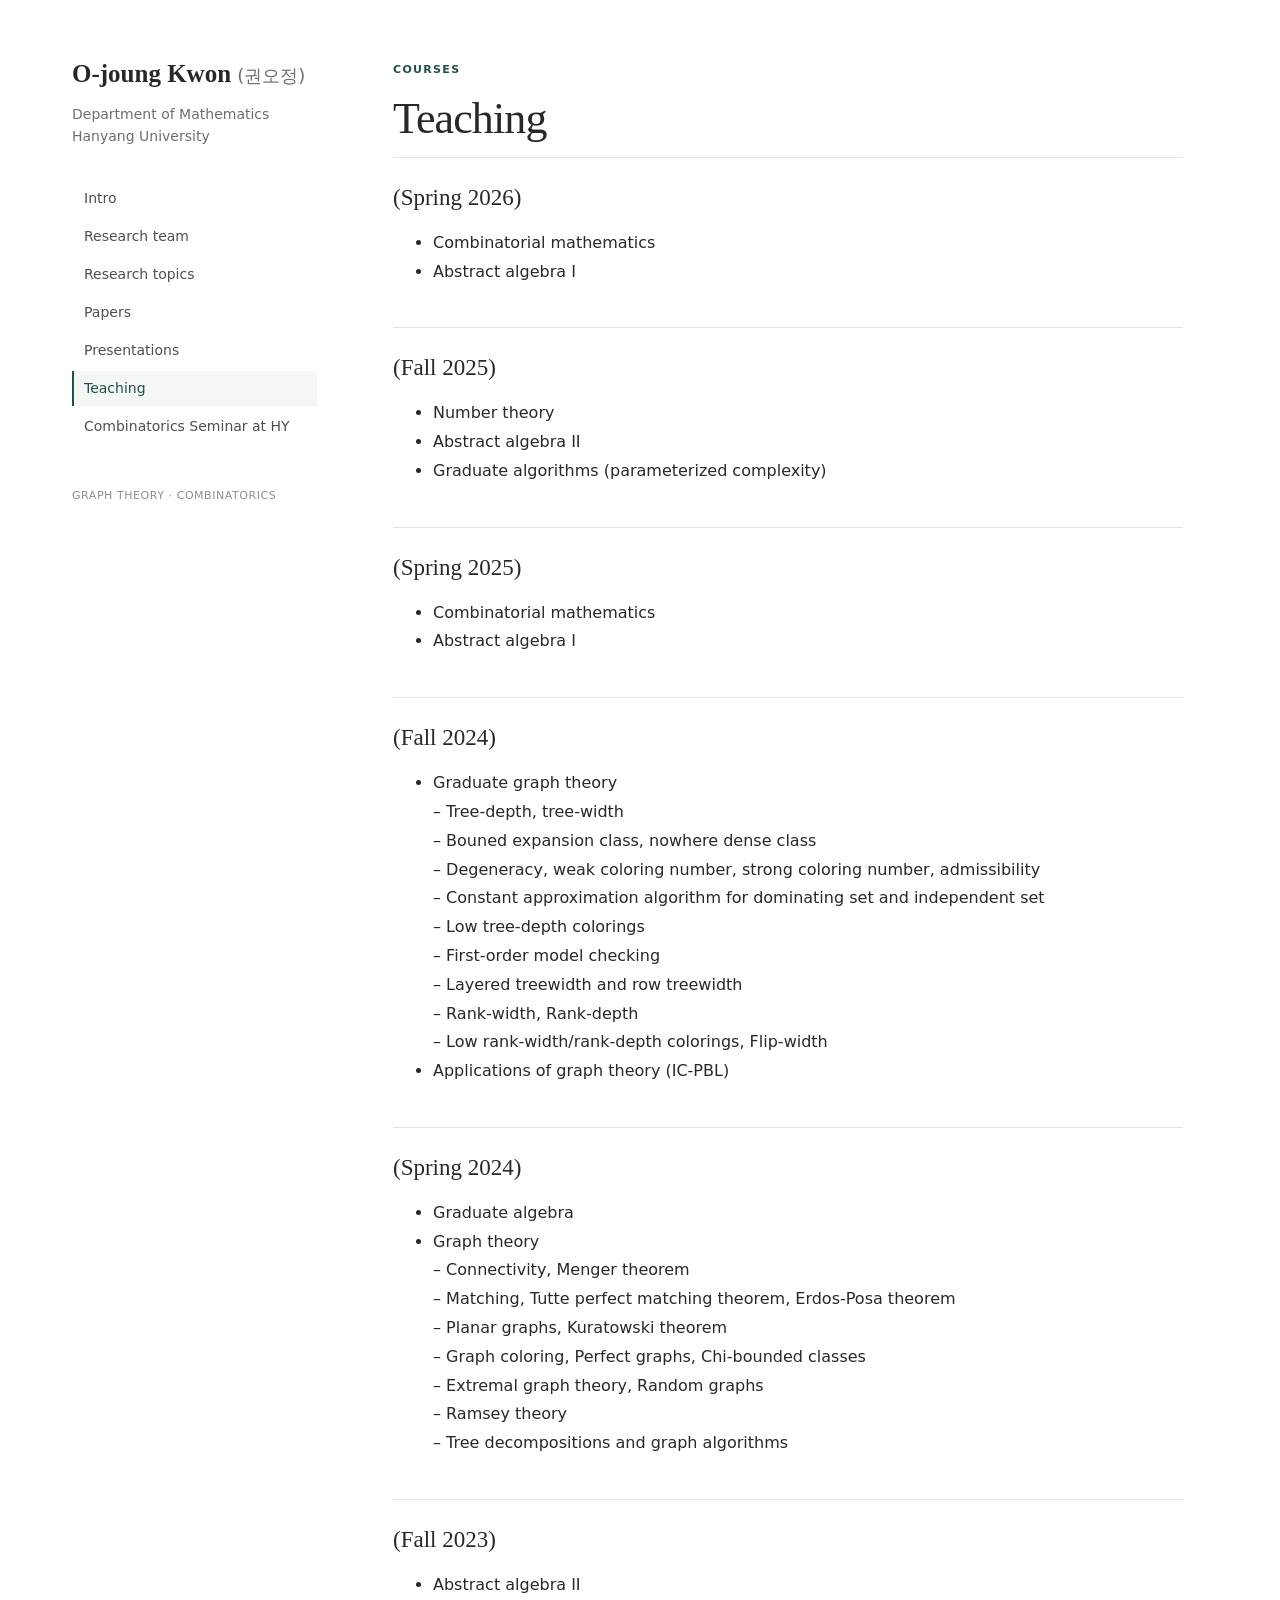
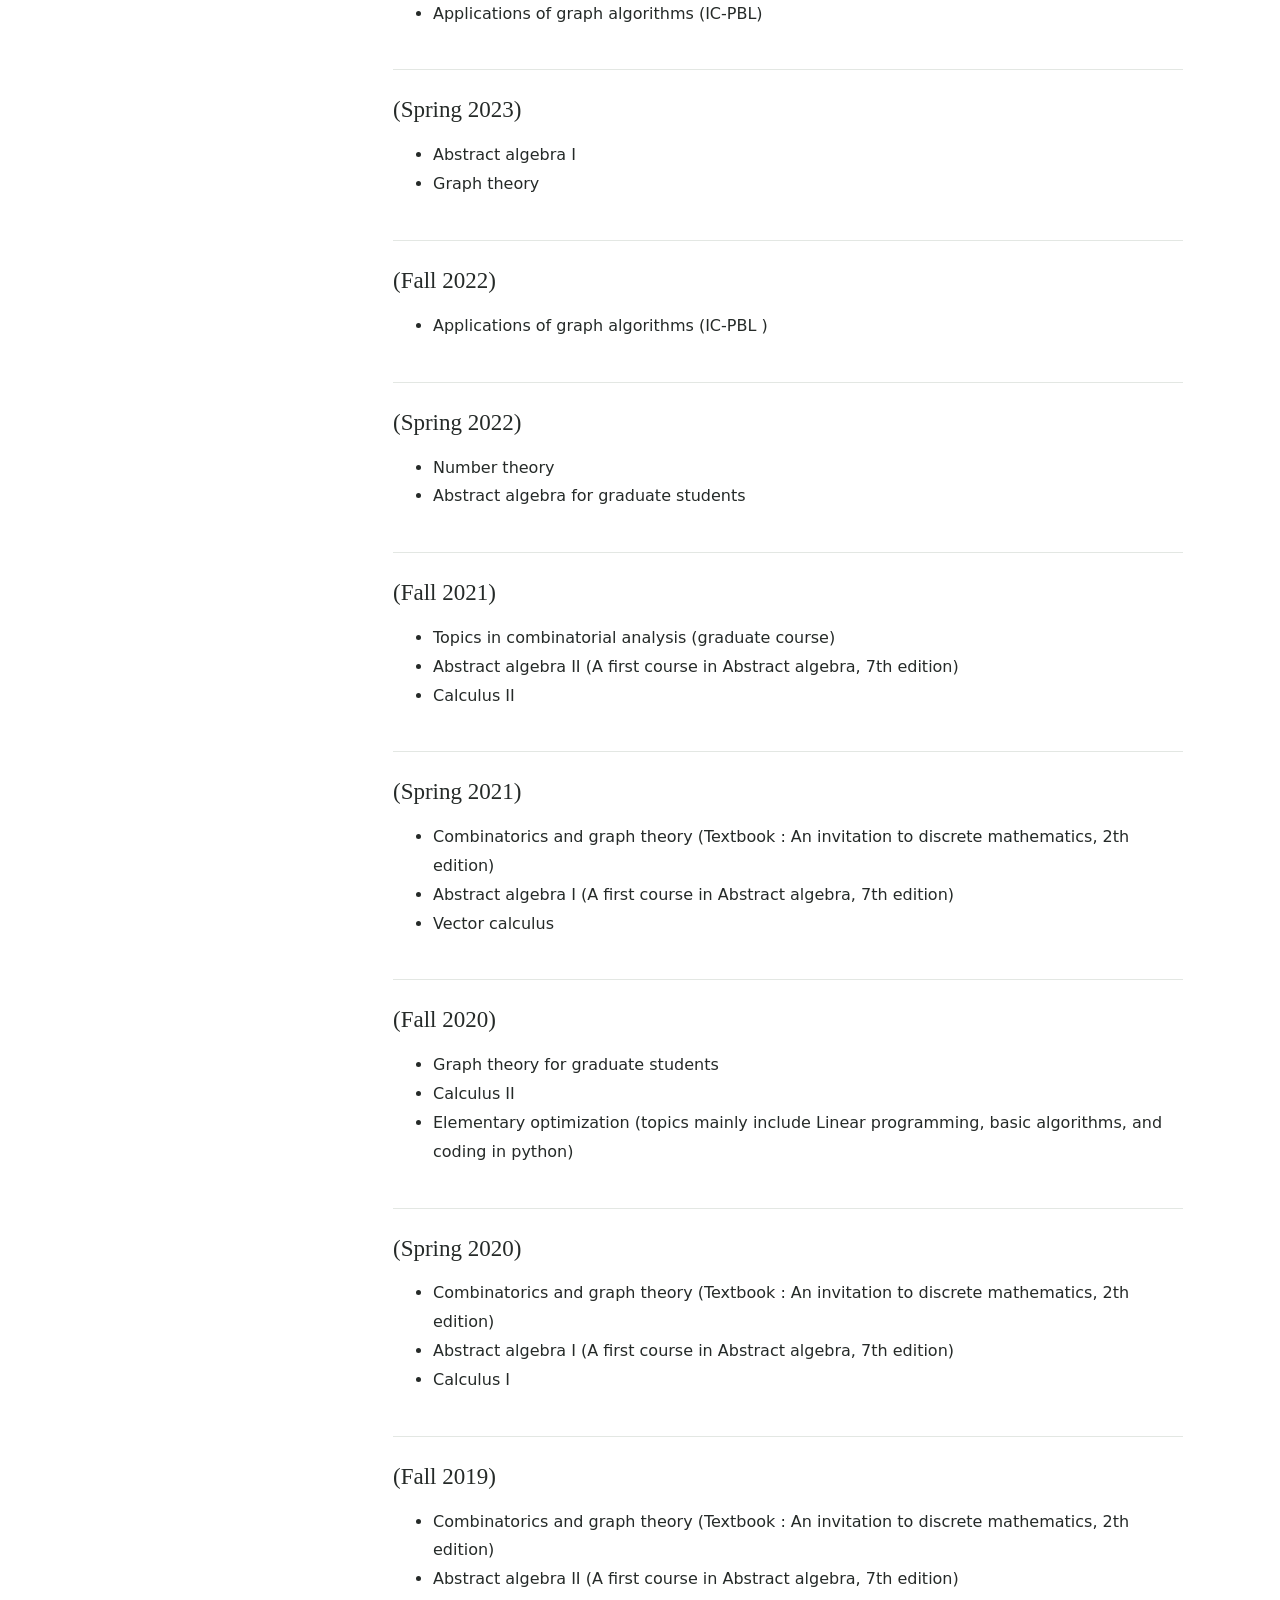
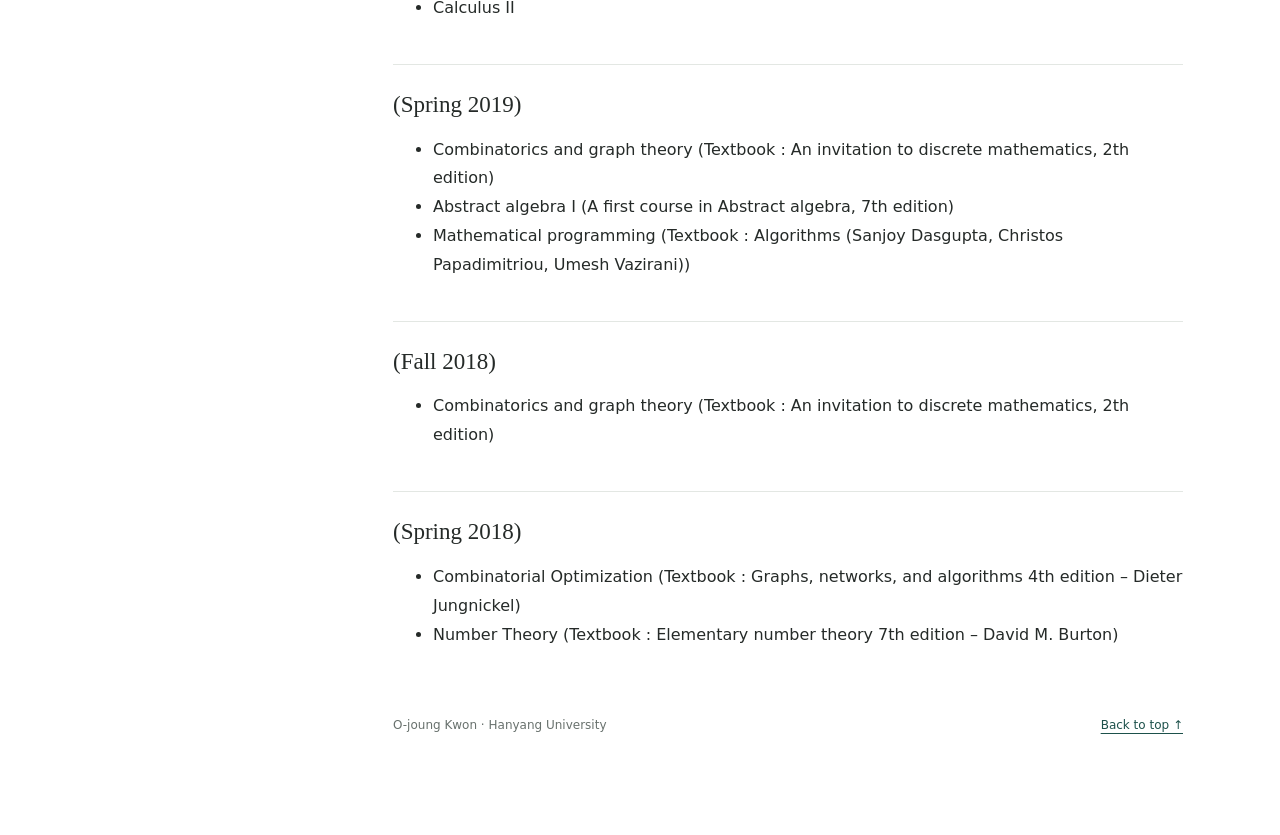
<file: teaching.html>
<!doctype html>
<html lang="en">
<head>
  <meta charset="utf-8">
  <meta name="viewport" content="width=device-width, initial-scale=1">
  <meta name="description" content="Teaching — O-joung Kwon, Department of Mathematics, Hanyang University.">
  <title>Teaching · O-joung Kwon</title>
  <link rel="stylesheet" href="styles.css">
  <link rel="icon" href="data:image/svg+xml,%3Csvg xmlns='http://www.w3.org/2000/svg' viewBox='0 0 40 40'%3E%3Crect width='40' height='40' rx='8' fill='%231d514b'/%3E%3Ctext x='20' y='28' text-anchor='middle' fill='white' font-family='Georgia' font-size='26'%3EK%3C/text%3E%3C/svg%3E">
</head>
<body>
<a class="skip" href="#content">Skip to content</a>
<div class="site-layout">
  <header class="sidebar">
    <a class="site-name" href="index.html">O-joung Kwon <span>(권오정)</span></a>
    <p class="affiliation">Department of Mathematics<br>Hanyang University</p>
    <nav aria-label="Main navigation">
        <a href="index.html">Intro</a>
        <a href="research-team.html">Research team</a>
        <a href="research.html">Research topics</a>
        <a href="papers.html">Papers</a>
        <a href="presentations.html">Presentations</a>
        <a href="teaching.html" aria-current=page>Teaching</a>
        <a href="seminar.html">Combinatorics Seminar at HY</a>
    </nav>
    <p class="sidebar-foot">Graph theory · Combinatorics</p>
  </header>
  <main id="content" class="content">
    <p class="eyebrow">Courses</p>
    <h1>Teaching</h1>
    <section>
    <h2>(Spring 2026)</h2>
    <ul>
    <li>Combinatorial mathematics</li>
    <li>Abstract algebra I</li>
    </ul>
    </section>
    <section>
    <h2>(Fall 2025)</h2>
    <ul>
    <li>Number theory</li>
    <li>Abstract algebra II</li>
    <li>Graduate algorithms (parameterized complexity)</li>
    </ul>
    </section>
    <section>
    <h2>(Spring 2025)</h2>
    <ul>
    <li>Combinatorial mathematics</li>
    <li>Abstract algebra I</li>
    </ul>
    </section>
    <section>
    <h2>(Fall 2024)</h2>
    <ul>
    <li>Graduate graph theory<br />
    &#8211; Tree-depth, tree-width<br />
    &#8211; Bouned expansion class, nowhere dense class<br />
    &#8211; Degeneracy, weak coloring number, strong coloring number, admissibility<br />
    &#8211; Constant approximation algorithm for dominating set and independent set<br />
    &#8211; Low tree-depth colorings<br />
    &#8211; First-order model checking<br />
    &#8211; Layered treewidth and row treewidth<br />
    &#8211; Rank-width, Rank-depth<br />
    &#8211; Low rank-width/rank-depth colorings, Flip-width</li>
    <li>Applications of graph theory (IC-PBL)</li>
    </ul>
    </section>
    <section>
    <h2>(Spring 2024)</h2>
    <ul>
    <li>Graduate algebra</li>
    <li>Graph theory<br />
    &#8211; Connectivity, Menger theorem<br />
    &#8211; Matching, Tutte perfect matching theorem, Erdos-Posa theorem<br />
    &#8211; Planar graphs, Kuratowski theorem<br />
    &#8211; Graph coloring, Perfect graphs, Chi-bounded classes<br />
    &#8211; Extremal graph theory, Random graphs<br />
    &#8211; Ramsey theory<br />
    &#8211; Tree decompositions and graph algorithms</li>
    </ul>
    </section>
    <section>
    <h2>(Fall 2023)</h2>
    <ul>
    <li>Abstract algebra II</li>
    <li>Applications of graph algorithms (IC-PBL)</li>
    </ul>
    </section>
    <section>
    <h2>(Spring 2023)</h2>
    <ul>
    <li>Abstract algebra I</li>
    <li>Graph theory</li>
    </ul>
    </section>
    <section>
    <h2>(Fall 2022)</h2>
    <ul>
    <li>Applications of graph algorithms (IC-PBL )</li>
    </ul>
    </section>
    <section>
    <h2>(Spring 2022)</h2>
    <ul>
    <li>Number theory</li>
    <li>Abstract algebra for graduate students</li>
    </ul>
    </section>
    <section>
    <h2>(Fall 2021)</h2>
    <ul>
    <li>Topics in combinatorial analysis (graduate course)</li>
    <li>Abstract algebra II (A first course in Abstract algebra, 7th edition)</li>
    <li>Calculus II</li>
    </ul>
    </section>
    <section>
    <h2>(Spring 2021)</h2>
    <ul>
    <li>Combinatorics and graph theory (Textbook : An invitation to discrete mathematics, 2th edition)</li>
    <li>Abstract algebra I (A first course in Abstract algebra, 7th edition)</li>
    <li>Vector calculus</li>
    </ul>
    </section>
    <section>
    <h2>(Fall 2020)</h2>
    <ul>
    <li>Graph theory for graduate students</li>
    <li>Calculus II</li>
    <li>Elementary optimization (topics mainly include Linear programming, basic algorithms, and coding in python)</li>
    </ul>
    </section>
    <section>
    <h2>(Spring 2020)</h2>
    <ul>
    <li>Combinatorics and graph theory (Textbook : An invitation to discrete mathematics, 2th edition)</li>
    <li>Abstract algebra I (A first course in Abstract algebra, 7th edition)</li>
    <li>Calculus I</li>
    </ul>
    </section>
    <section>
    <h2>(Fall 2019)</h2>
    <ul>
    <li>Combinatorics and graph theory (Textbook : An invitation to discrete mathematics, 2th edition)</li>
    <li>Abstract algebra II (A first course in Abstract algebra, 7th edition)</li>
    <li>Calculus II</li>
    </ul>
    </section>
    <section>
    <h2>(Spring 2019)</h2>
    <ul>
    <li>Combinatorics and graph theory (Textbook : An invitation to discrete mathematics, 2th edition)</li>
    <li>Abstract algebra I (A first course in Abstract algebra, 7th edition)</li>
    <li>Mathematical programming (Textbook : Algorithms (Sanjoy Dasgupta, Christos Papadimitriou, Umesh Vazirani))</li>
    </ul>
    </section>
    <section>
    <h2>(Fall 2018)</h2>
    <ul>
    <li>Combinatorics and graph theory (Textbook : An invitation to discrete mathematics, 2th edition)</li>
    </ul>
    </section>
    <section>
    <h2>(Spring 2018)</h2>
    <ul>
    <li>Combinatorial Optimization (Textbook : Graphs, networks, and algorithms 4th edition &#8211; Dieter Jungnickel)</li>
    <li>Number Theory (Textbook : Elementary number theory 7th edition &#8211; David M. Burton)</li>
    </ul>
    
    </section>
    <footer><span>O-joung Kwon · Hanyang University</span><a href="#content">Back to top ↑</a></footer>
  </main>
</div>
</body>
</html>
</file>
<file: styles.css>
:root{color-scheme:light;--paper:#fff;--ink:#252a28;--muted:#68716d;--accent:#1d514b;--line:#e3e7e3;--soft:#f5f7f5}
*{box-sizing:border-box}html{scroll-behavior:smooth;scroll-padding-top:28px}body{margin:0;background:var(--paper);color:var(--ink);font:16px/1.8 system-ui,-apple-system,BlinkMacSystemFont,"Segoe UI",sans-serif}a{color:var(--accent);text-underline-offset:4px}a:hover{color:#123d38}a:focus-visible{outline:3px solid var(--accent);outline-offset:4px}.site-layout{max-width:1220px;margin:0 auto;display:grid;grid-template-columns:245px minmax(0,1fr);gap:76px;padding:58px 42px}.sidebar{position:sticky;top:42px;align-self:start}.site-name{display:block;color:var(--ink);font:700 25px/1.3 Georgia,"Times New Roman",serif;text-decoration:none}.site-name span{display:inline-block;white-space:nowrap;font:400 18px system-ui,sans-serif;color:var(--muted)}.affiliation{font-size:14px;color:var(--muted);line-height:1.6;margin:12px 0 34px}.sidebar nav{display:flex;flex-direction:column;gap:3px}.sidebar nav a{padding:7px 10px;border-left:2px solid transparent;color:#49524e;text-decoration:none;font-size:14px;line-height:1.5}.sidebar nav a:hover,.sidebar nav a[aria-current=page]{color:var(--accent);border-left-color:var(--accent);background:var(--soft)}.sidebar-foot{margin:42px 0 0;color:#89918d;font-size:11px;letter-spacing:.05em;text-transform:uppercase}.content{min-width:0;max-width:790px;padding:2px 0 40px}.eyebrow{margin:0 0 10px;color:var(--accent);font-size:11px;font-weight:700;letter-spacing:.12em;text-transform:uppercase}h1,h2{font-family:Georgia,"Times New Roman",serif;line-height:1.3}h1{font-size:44px;font-weight:400;letter-spacing:-.02em;margin:0 0 10px}h2{font-size:23px;font-weight:400;margin:0 0 15px}.lead{font:20px/1.6 Georgia,"Times New Roman",serif;color:var(--muted);margin:0 0 30px}.content section{padding:25px 0;border-top:1px solid var(--line)}.content section p{margin:8px 0}.content strong{font-weight:650}.muted{color:var(--muted);font-size:13px}.contact{margin-top:20px!important;padding:14px 18px;background:var(--soft);border-left:2px solid var(--accent);font-size:14px}.spaced-list{padding-left:20px}.spaced-list li{margin:0 0 12px}.timeline{padding:0;list-style:none}.timeline li{padding:12px 0;border-bottom:1px solid var(--line)}.timeline li:first-child{padding-top:0}.timeline span{color:var(--muted);font-size:14px}.note{padding:15px 18px;background:var(--soft);color:var(--muted);font-size:14px}.source-link{margin-top:20px!important;font-size:14px}.topic-grid{display:grid;grid-template-columns:repeat(2,minmax(0,1fr));gap:14px}.content section.topic-grid{border-top:0;padding-top:4px}.topic{padding:20px;background:var(--soft);border-top:2px solid var(--accent)}.topic-index{font-size:11px;color:var(--accent);letter-spacing:.1em}.topic h2{font-size:20px;margin:10px 0}.topic p{font-size:14px;color:var(--muted)}.content footer{display:flex;justify-content:space-between;gap:18px;padding-top:25px;color:var(--muted);font-size:12px}.content footer a{white-space:nowrap}.skip{position:absolute;left:12px;top:-100px;z-index:10;padding:10px;background:#fff}.skip:focus{top:12px}
@media(max-width:800px){.site-layout{display:block;padding:28px 24px}.sidebar{position:static;padding-bottom:22px;margin-bottom:28px;border-bottom:1px solid var(--line)}.affiliation{margin:8px 0 18px}.sidebar nav{flex-direction:row;flex-wrap:wrap;gap:4px 8px}.sidebar nav a{padding:6px 8px;border-left:0;border-bottom:2px solid transparent}.sidebar nav a:hover,.sidebar nav a[aria-current=page]{border-bottom-color:var(--accent)}.sidebar-foot{display:none}.content{max-width:none}h1{font-size:38px}}
@media(max-width:520px){.site-layout{padding:22px 18px}.site-name{font-size:23px}.site-name span{font-size:16px}.topic-grid{grid-template-columns:1fr}.lead{font-size:18px}.content footer{flex-wrap:wrap}}
@media(prefers-reduced-motion:reduce){html{scroll-behavior:auto}}

.team-photo{text-align:center}.team-photo img{max-width:100%;height:auto}

.content section.paper-list p{margin:0 0 22px}.paper-list li{margin-bottom:18px}.paper-list a{overflow-wrap:anywhere}

.presentation-list>ul{padding-left:22px}.presentation-list>ul>li{margin-bottom:16px}.presentation-list ul ul{margin-top:6px;padding-left:22px}.presentation-list a{overflow-wrap:anywhere}

.seminar-event h2{font-size:21px}.seminar-text{overflow-wrap:anywhere}.content .seminar-text p{margin:10px 0}
</file>
